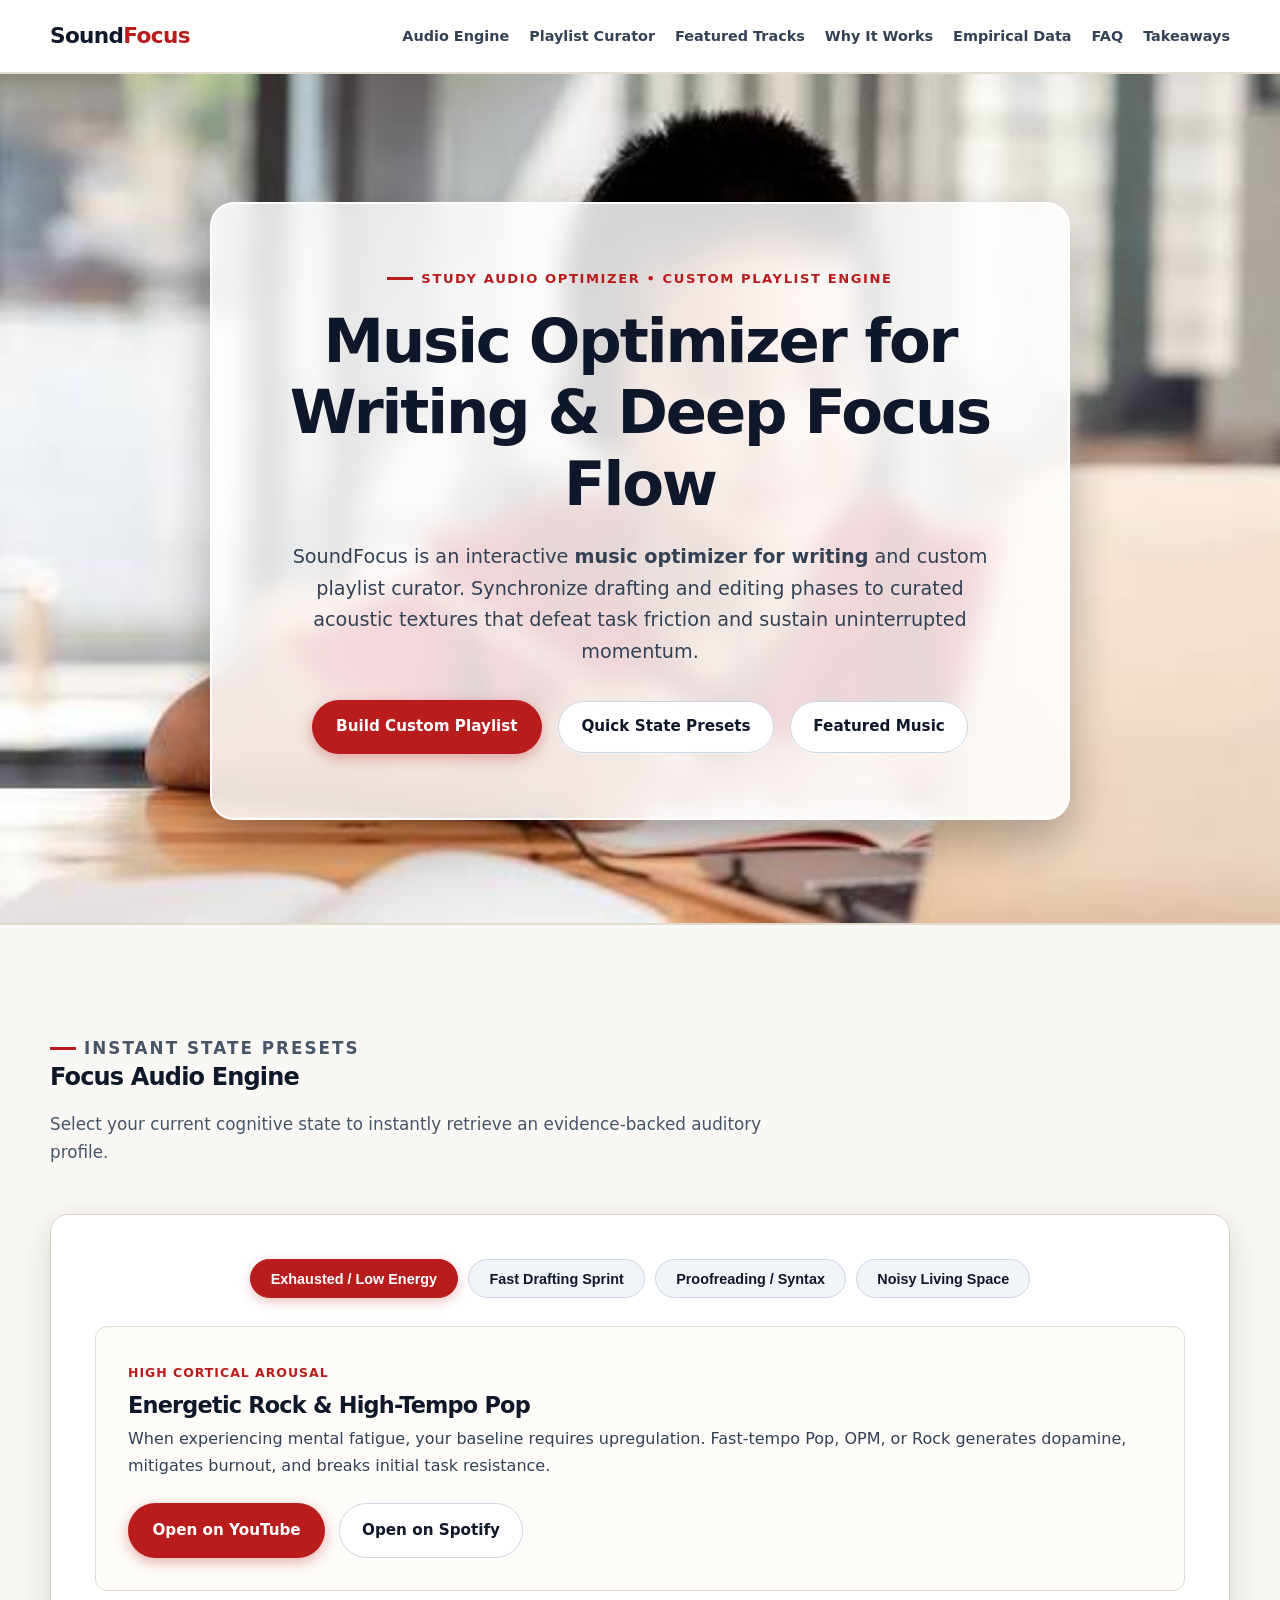
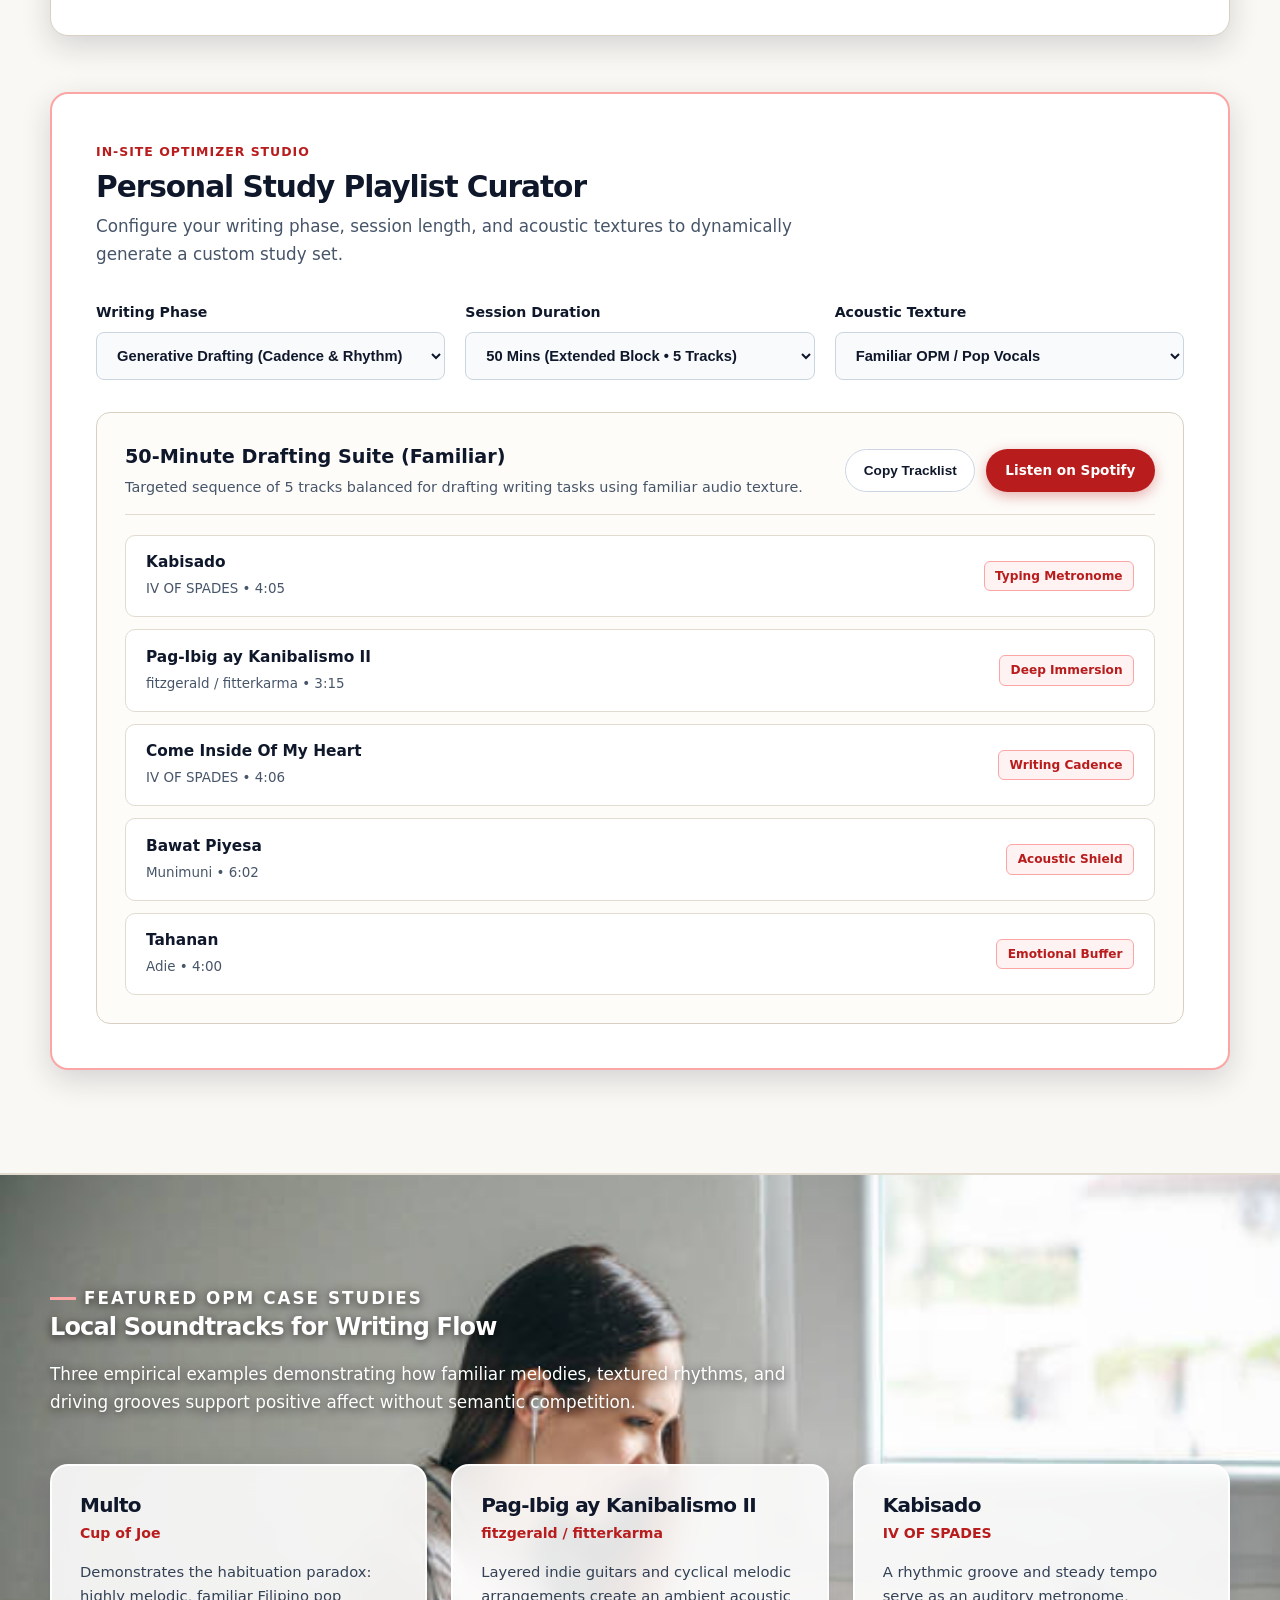
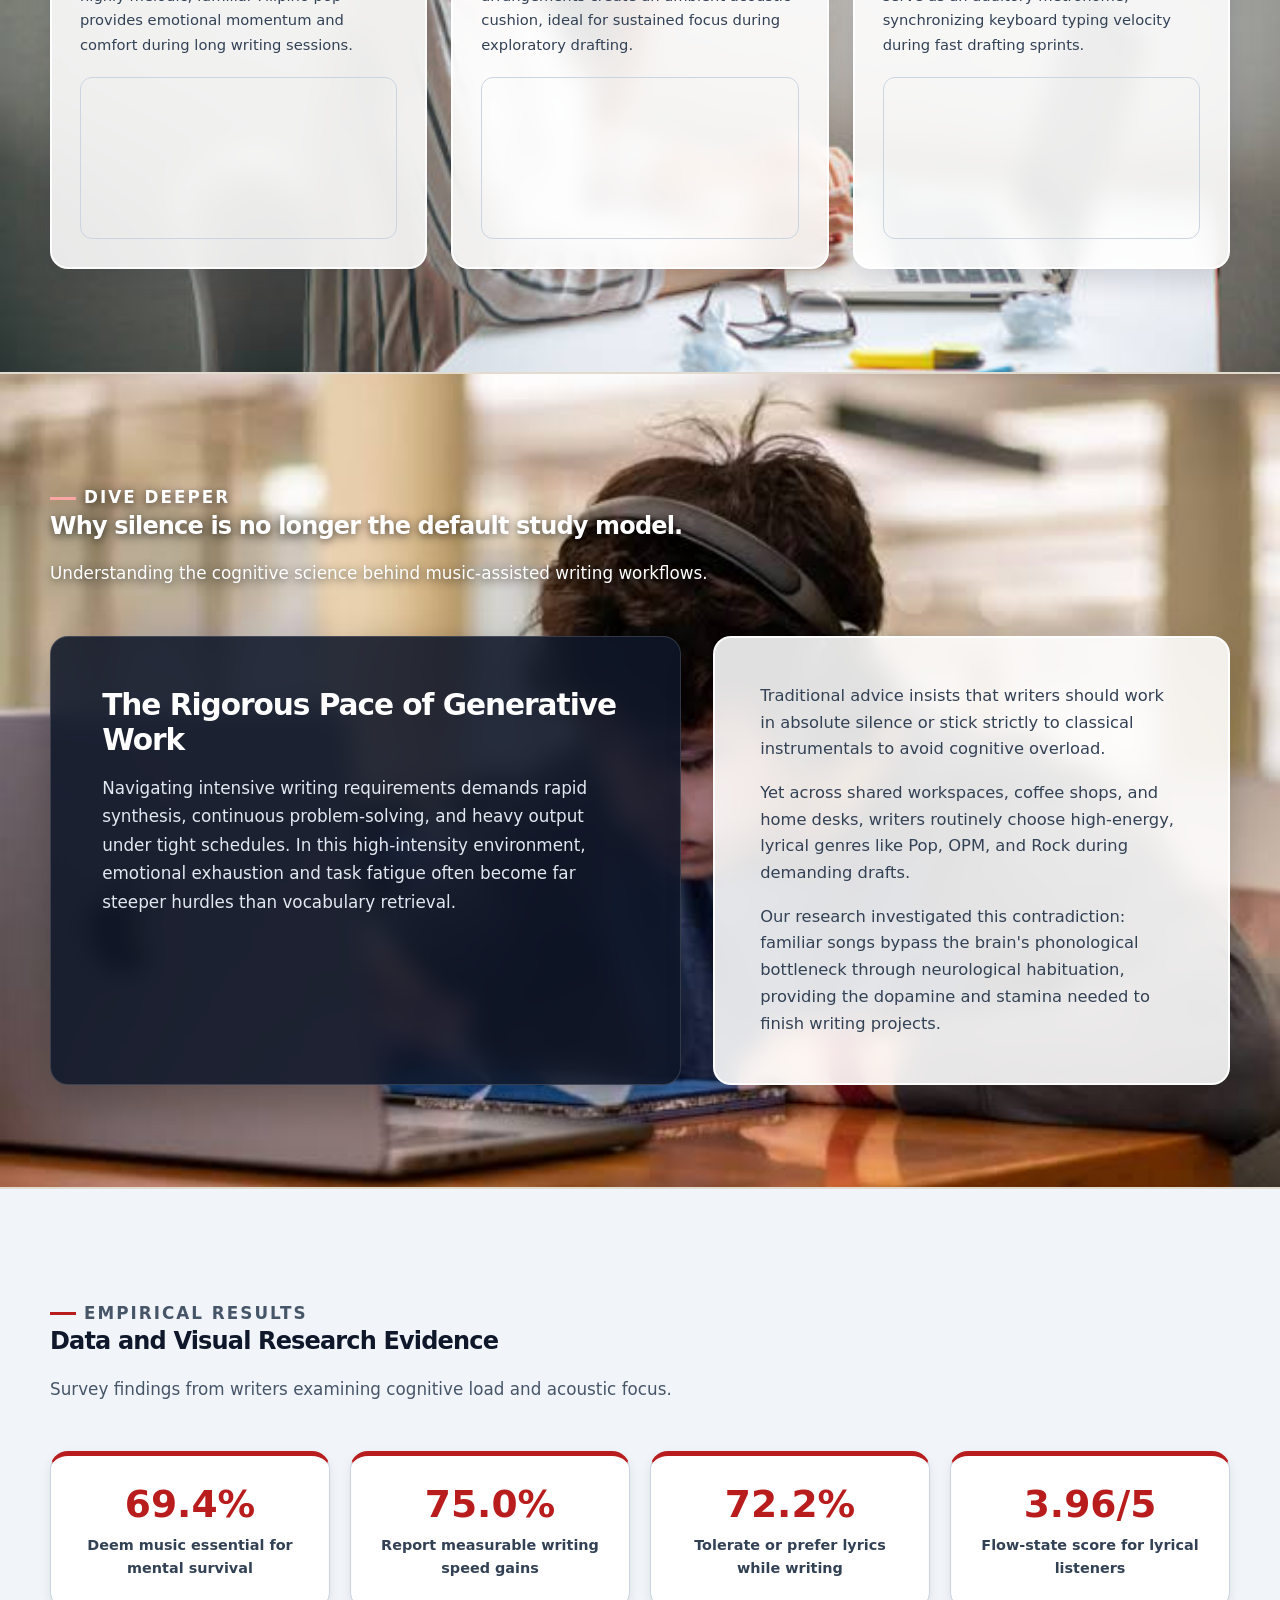
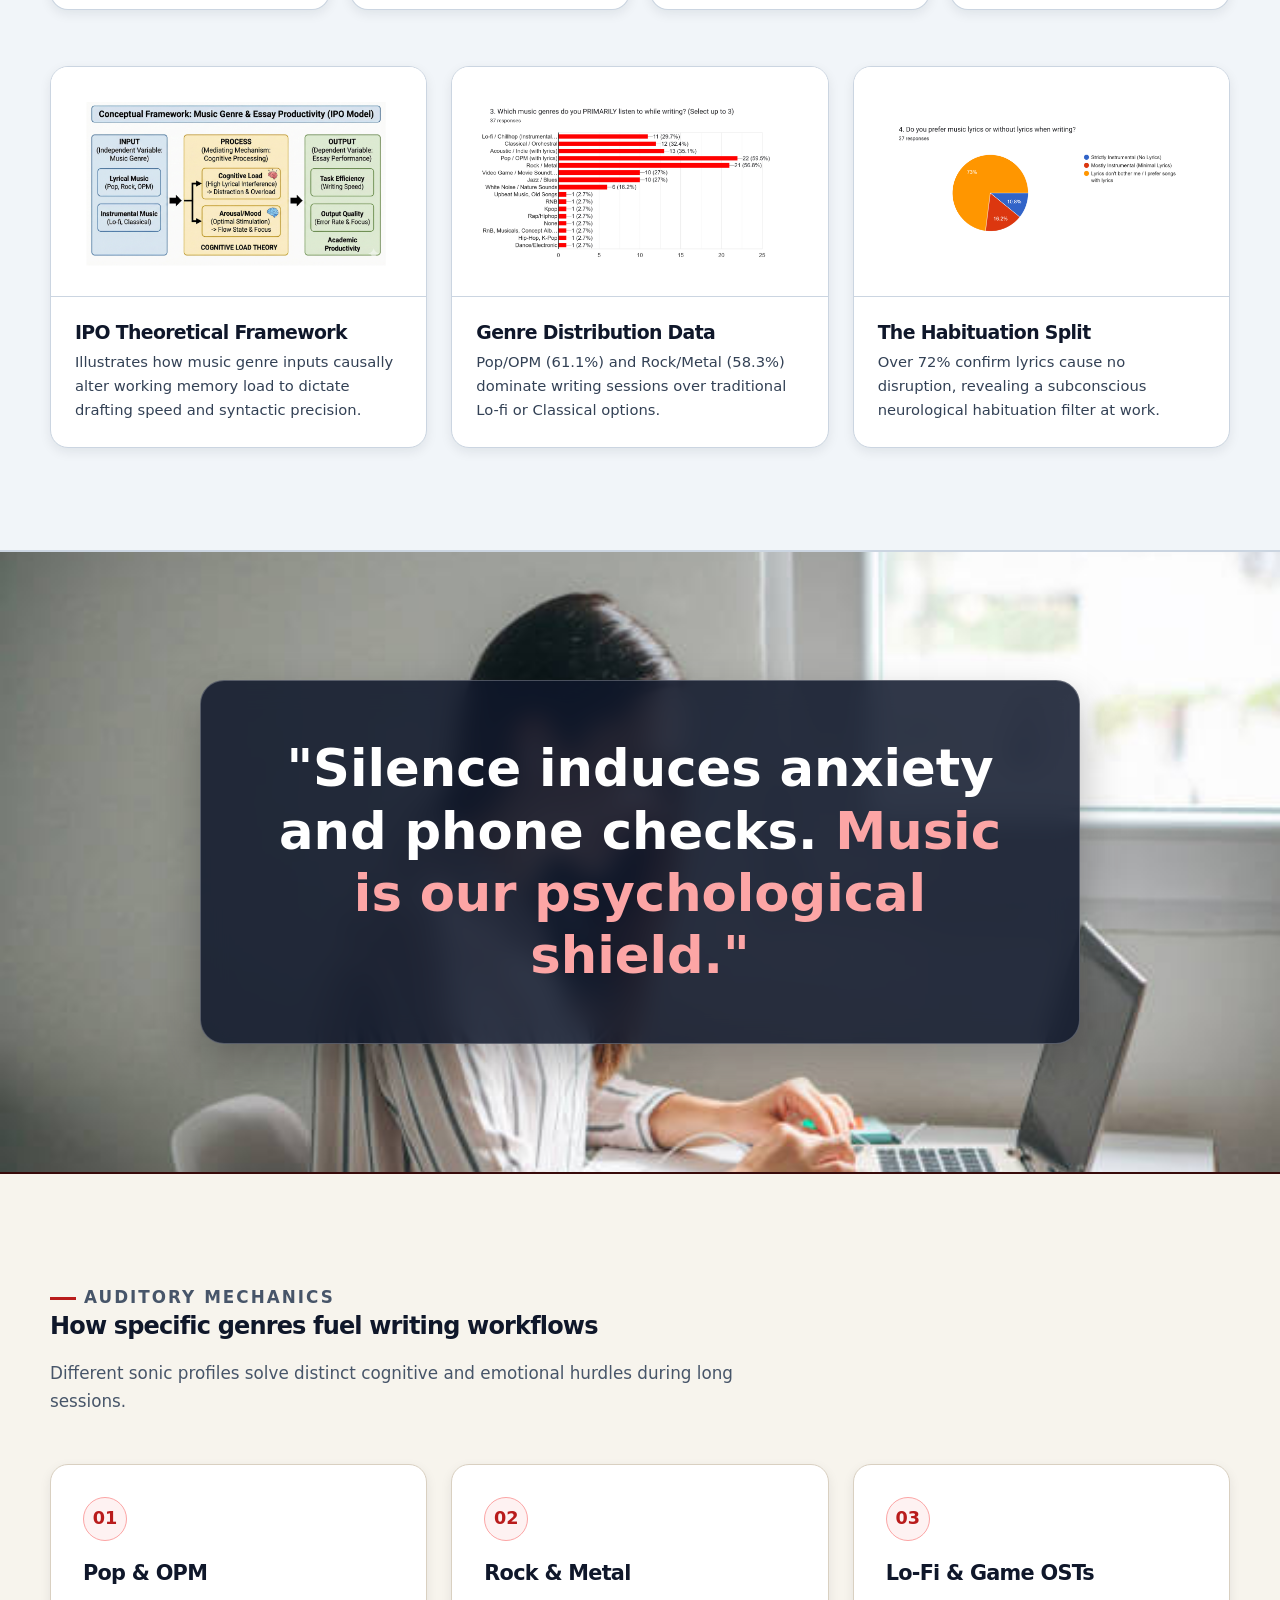
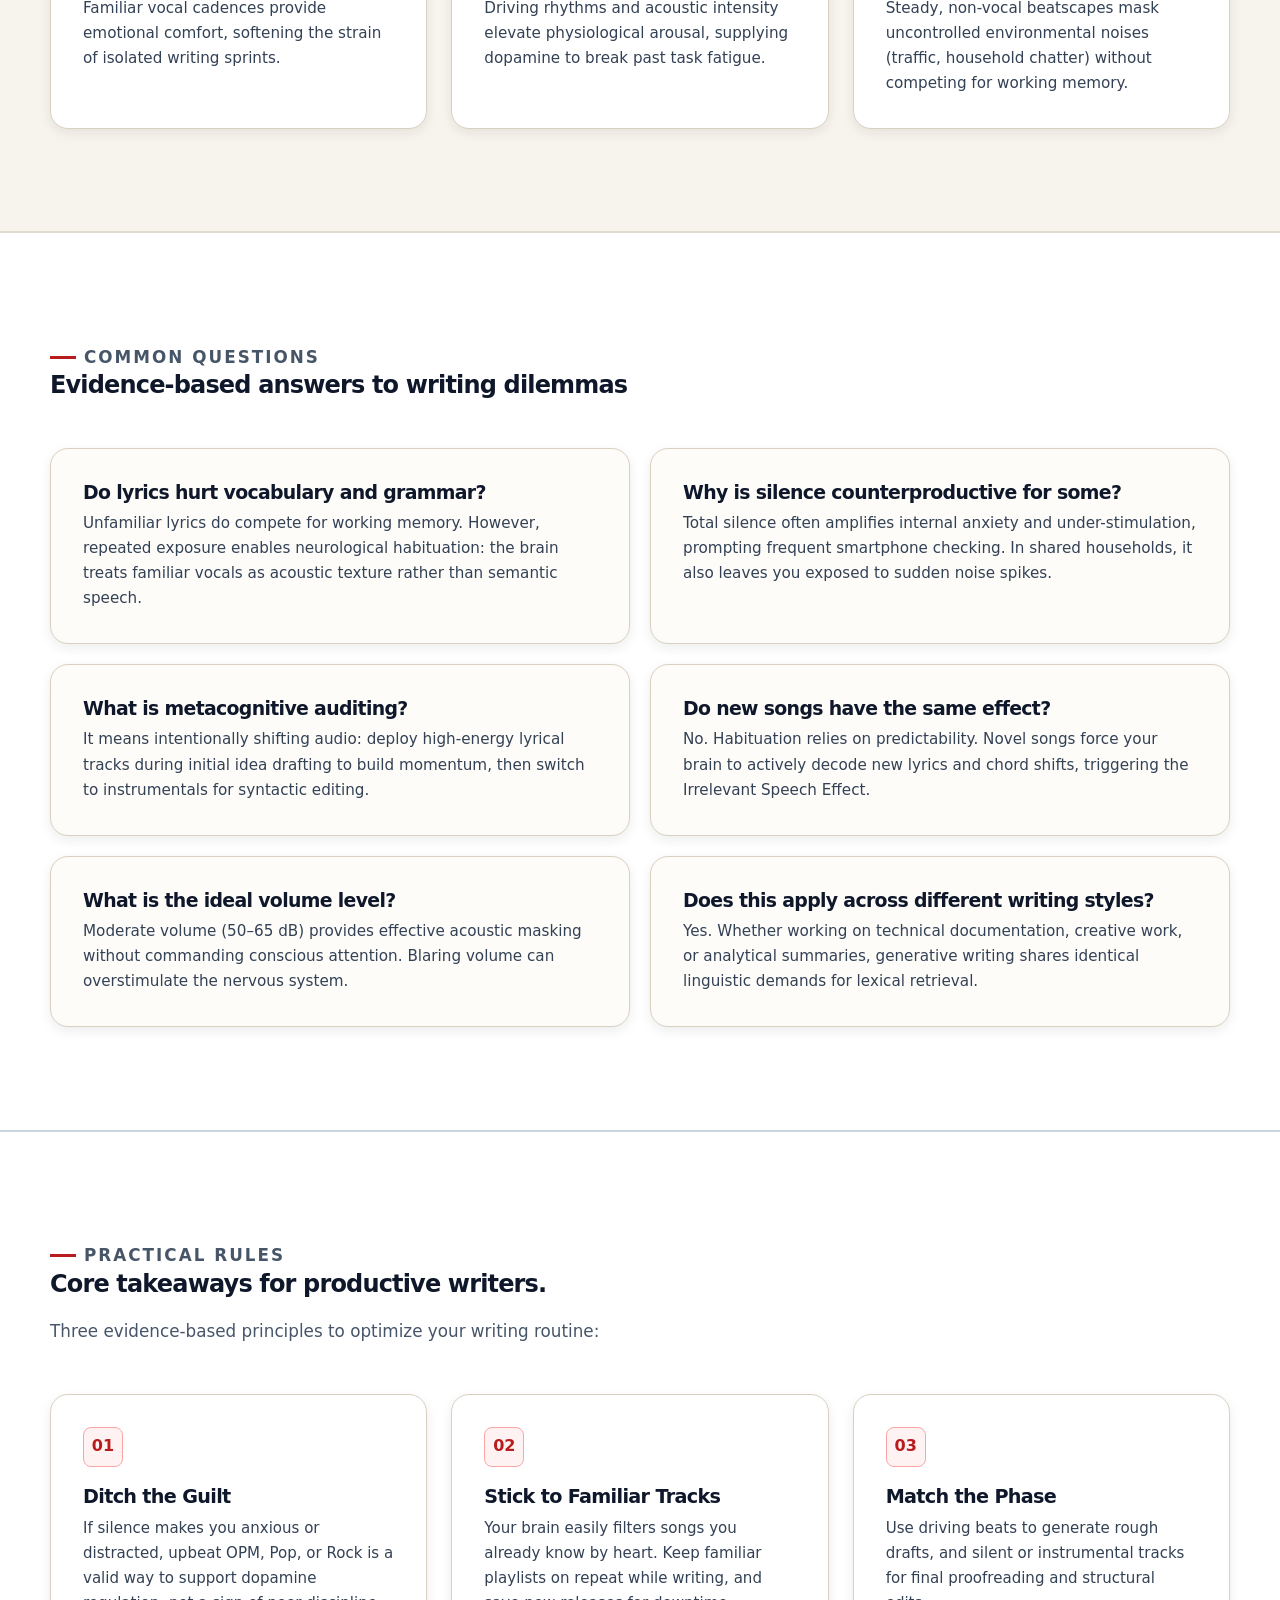
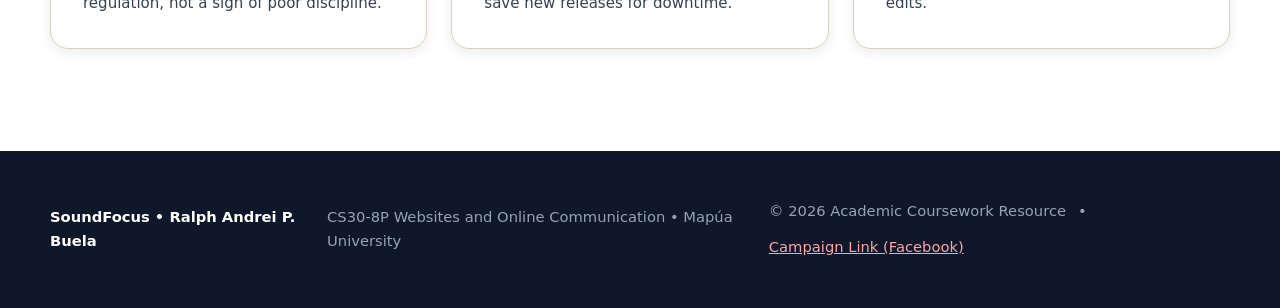
<file: index.html>
<!DOCTYPE html>
<html lang="en">
<head>
    <meta charset="UTF-8">
    <meta name="viewport" content="width=device-width, initial-scale=1.0">
    
    <!-- Primary SEO Metadata -->
    <title>Music Optimizer for Writing & Focus Flow | SoundFocus</title>
    <meta name="description" content="Discover an intuitive music optimizer for writing. Match drafting and editing phases to curated acoustic textures to beat fatigue. Build your writing set now.">
    <meta name="keywords" content="music optimizer for writing, study playlist curator, focus music, writing flow, acoustic ergonomics, cognitive load, writing productivity">
    <meta name="author" content="Ralph Andrei P. Buela">
    <meta name="robots" content="index, follow, max-image-preview:large, max-snippet:-1">
    <link rel="canonical" href="https://andreibuela.github.io/CS30-Web-Andrei/">

    <!-- External Stylesheet -->
    <link rel="stylesheet" href="template.css">

    <!-- Open Graph / Facebook -->
    <meta property="og:type" content="website">
    <meta property="og:url" content="https://andreibuela.github.io/CS30-Web-Andrei/">
    <meta property="og:title" content="Music Optimizer for Writing & Focus Flow | SoundFocus">
    <meta property="og:description" content="Match drafting and editing phases to curated acoustic textures to defeat task friction. Build your personalized focus set now.">
    <meta property="og:image" content="assets/hero-bg.jpg">

    <!-- Twitter Cards -->
    <meta name="twitter:card" content="summary_large_image">
    <meta name="twitter:title" content="Music Optimizer for Writing & Focus Flow | SoundFocus">
    <meta name="twitter:description" content="Match drafting and editing phases to curated acoustic textures to defeat task friction. Build your personalized focus set now.">
    <meta name="twitter:image" content="assets/hero-bg.jpg">

    <!-- Structured Data (JSON-LD Schema) -->
    <script type="application/ld+json">
    {
      "@context": "https://schema.org",
      "@type": "WebApplication",
      "name": "SoundFocus",
      "applicationCategory": "ProductivityApplication",
      "operatingSystem": "All",
      "description": "An interactive study audio and focus music optimizer designed to curate acoustic tracks for generative writing workflows.",
      "author": {
        "@type": "Person",
        "name": "Ralph Andrei P. Buela"
      },
      "offers": {
        "@type": "Offer",
        "price": "0",
        "priceCurrency": "USD"
      }
    }
    </script>

    <!-- Google Analytics (gtag.js) -->
    <script async src="https://www.googletagmanager.com/gtag/js?id=G-9ZL88PVJR2"></script>
    <script>
      window.dataLayer = window.dataLayer || [];
      function gtag(){dataLayer.push(arguments);}
      gtag('js', new Date());
      gtag('config', 'G-9ZL88PVJR2');
    </script>
</head>

<body>
    <a class="skip-link" href="#main-content">Skip to main content</a>

    <!-- Top Navigation Header -->
    <header class="site-header">
        <div class="container nav">
            <a class="brand" href="#">
                Sound<span>Focus</span>
            </a>
            <nav aria-label="Primary navigation">
                <ul class="nav-list">
                    <li><a href="#optimizer">Audio Engine</a></li>
                    <li><a href="#curator">Playlist Curator</a></li>
                    <li><a href="#tracks">Featured Tracks</a></li>
                    <li><a href="#dive-deeper">Why It Works</a></li>
                    <li><a href="#evidence">Empirical Data</a></li>
                    <li><a href="#faq">FAQ</a></li>
                    <li><a href="#takeaways">Takeaways</a></li>
                </ul>
            </nav>
        </div>
    </header>

    <main id="main-content">
        <!-- =====================================================
             1. HERO SECTION (CENTERED & UNFILTERED RAW VIDEO)
        ====================================================== -->
        <section class="hero" aria-labelledby="hero-title">
            <video class="video-bg" autoplay muted loop playsinline preload="auto" poster="./assets/hero-bg.jpg">
                <source src="./assets/hero-bg-video.mp4" type="video/mp4">
            </video>
            <div class="container">
                <div class="hero-glass-box">
                    <p class="eyebrow">Study Audio Optimizer • Custom Playlist Engine</p>
                    <h1 id="hero-title">
                        Music Optimizer for Writing & Deep Focus Flow
                    </h1>
                    <p class="hero-copy">
                        SoundFocus is an interactive <strong>music optimizer for writing</strong> and custom playlist curator. Synchronize drafting and editing phases to curated acoustic textures that defeat task friction and sustain uninterrupted momentum.
                    </p>
                    <div class="hero-actions">
                        <a class="button button-primary" href="#curator">
                            Build Custom Playlist
                        </a>
                        <a class="button button-secondary" href="#optimizer">
                            Quick State Presets
                        </a>
                        <a class="button button-secondary" href="#tracks">
                            Featured Music
                        </a>
                    </div>
                </div>
            </div>
        </section>

        <!-- =====================================================
             2. PRIMARY SUITE: AUDIO ENGINE & CURATOR (HERO-BG IMAGE)
        ====================================================== -->
        <section class="section section-optimizer" id="optimizer" aria-labelledby="optimizer-title">
            <div class="container">
                
                <!-- Quick Focus Preset Switcher (Widget 1) -->
                <div class="section-heading text-center-heading">
                    <p class="eyebrow">Instant State Presets</p>
                    <h2 id="optimizer-title">Focus Audio Engine</h2>
                    <p>
                        Select your current cognitive state to instantly retrieve an evidence-backed auditory profile.
                    </p>
                </div>

                <div class="configurator-wrap">
                    <div class="config-tabs" role="tablist">
                        <button class="config-btn active" onclick="setProfile('burnout', this)">Exhausted / Low Energy</button>
                        <button class="config-btn" onclick="setProfile('drafting', this)">Fast Drafting Sprint</button>
                        <button class="config-btn" onclick="setProfile('editing', this)">Proofreading / Syntax</button>
                        <button class="config-btn" onclick="setProfile('ambient', this)">Noisy Living Space</button>
                    </div>

                    <div class="config-box">
                        <span class="config-tag" id="cfg-tag">High Cortical Arousal</span>
                        <h3 id="cfg-title">Energetic Rock & High-Tempo Pop</h3>
                        <p id="cfg-desc">
                            When experiencing mental fatigue, your baseline requires upregulation. Fast-tempo Pop, OPM, or Rock generates dopamine, mitigates burnout, and breaks initial task resistance.
                        </p>
                        <div class="config-actions">
                            <a class="button button-primary" id="cfg-yt" href="https://www.youtube.com/results?search_query=opm+rock+study+playlist" target="_blank" rel="noopener noreferrer">
                                Open on YouTube
                            </a>
                            <a class="button button-secondary" id="cfg-sp" href="https://open.spotify.com/search/opm%20rock%20high%20energy" target="_blank" rel="noopener noreferrer">
                                Open on Spotify
                            </a>
                        </div>
                    </div>
                </div>

                <!-- Custom In-Site Playlist Curator (Widget 2) -->
                <div class="curator-widget" id="curator">
                    <div class="section-heading" style="margin-bottom: 2rem;">
                        <span class="config-tag">In-Site Optimizer Studio</span>
                        <h2 style="font-size: 1.85rem; margin-bottom: 0.5rem;">Personal Study Playlist Curator</h2>
                        <p>Configure your writing phase, session length, and acoustic textures to dynamically generate a custom study set.</p>
                    </div>

                    <form class="curator-form-grid" id="curator-form" onsubmit="generateCustomPlaylist(event)">
                        <div class="curator-field">
                            <label for="workload-phase">Writing Phase</label>
                            <select id="workload-phase">
                                <option value="ideation">Brainstorming & Outline (High Arousal)</option>
                                <option value="drafting" selected>Generative Drafting (Cadence & Rhythm)</option>
                                <option value="revising">Proofreading & Syntax (Minimal Load)</option>
                            </select>
                        </div>

                        <div class="curator-field">
                            <label for="session-duration">Session Duration</label>
                            <select id="session-duration">
                                <option value="25">25 Mins (Pomodoro Sprint • 3 Tracks)</option>
                                <option value="50" selected>50 Mins (Extended Block • 5 Tracks)</option>
                                <option value="90">90 Mins (Endurance Marathon • 8 Tracks)</option>
                            </select>
                        </div>

                        <div class="curator-field">
                            <label for="vocal-preference">Acoustic Texture</label>
                            <select id="vocal-preference">
                                <option value="familiar" selected>Familiar OPM / Pop Vocals</option>
                                <option value="instrumental">Pure Instrumental / Zero Vocals</option>
                                <option value="hybrid">Dynamic Hybrid (Rhythmic Beats)</option>
                            </select>
                        </div>
                    </form>

                    <div class="curator-results" aria-live="polite">
                        <div class="curator-header">
                            <div>
                                <strong id="curator-plan-name" style="font-size: 1.2rem; color: var(--ink);">50-Minute Drafting Flow Set</strong>
                                <p id="curator-plan-desc" style="font-size: 0.9rem; color: var(--muted); margin: 0.25rem 0 0;">
                                    Cadence-matched tracks to sustain writing speed and keep the phonological loop habituated.
                                </p>
                            </div>
                            <div style="display: flex; gap: 0.65rem; flex-wrap: wrap;">
                                <button type="button" class="button button-secondary" onclick="copyPlaylistToClipboard()" style="min-height: 40px; padding: 0.5rem 1.1rem; font-size: 0.85rem;">
                                    Copy Tracklist
                                </button>
                                <a id="curator-export-spotify" class="button button-primary" href="https://open.spotify.com/search/upbeat%20opm" target="_blank" rel="noopener noreferrer" style="min-height: 40px; padding: 0.5rem 1.1rem; font-size: 0.85rem;">
                                    Listen on Spotify
                                </a>
                            </div>
                        </div>

                        <ul class="playlist-track-list" id="curator-track-list">
                            <!-- Populated dynamically across Phase + Duration + Texture -->
                        </ul>
                    </div>
                </div>

            </div>
        </section>

        <!-- =====================================================
             3. FEATURED OPM TRACKS (UNFILTERED RAW VIDEO)
        ====================================================== -->
        <section class="section section-track" id="tracks" aria-labelledby="tracks-title">
            <video class="video-bg" autoplay muted loop playsinline preload="auto" poster="./assets/tracks-bg.jpg">
                <source src="./assets/tracks-bg-video.mp4" type="video/mp4">
            </video>
            <div class="container">
                <div class="section-heading">
                    <p class="eyebrow">Featured OPM Case Studies</p>
                    <h2 id="tracks-title">Local Soundtracks for Writing Flow</h2>
                    <p>
                        Three empirical examples demonstrating how familiar melodies, textured rhythms, and driving grooves support positive affect without semantic competition.
                    </p>
                </div>

                <div class="tracks-grid-3">
                    <!-- Track 1: Multo -->
                    <article class="track-box">
                        <div class="track-info">
                            <h3>Multo</h3>
                            <div class="artist">Cup of Joe</div>
                            <p>
                                Demonstrates the habituation paradox: highly melodic, familiar Filipino pop provides emotional momentum and comfort during long writing sessions.
                            </p>
                        </div>
                        <div class="spotify-container">
                            <iframe
                                style="border-radius: 12px;"
                                src="https://open.spotify.com/embed/track/5tlb0AxuzsMWL2GtEppXGX?utm_source=generator&theme=0"
                                width="100%"
                                height="152"
                                frameBorder="0"
                                allowfullscreen=""
                                allow="autoplay; clipboard-write; encrypted-media; fullscreen; picture-in-picture"
                                loading="lazy"
                                title="Cup of Joe - Multo Spotify Player">
                            </iframe>
                        </div>
                    </article>

                    <!-- Track 2: Pag-Ibig ay Kanibalismo II -->
                    <article class="track-box">
                        <div class="track-info">
                            <h3>Pag-Ibig ay Kanibalismo II</h3>
                            <div class="artist">fitzgerald / fitterkarma</div>
                            <p>
                                Layered indie guitars and cyclical melodic arrangements create an ambient acoustic cushion, ideal for sustained focus during exploratory drafting.
                            </p>
                        </div>
                        <div class="spotify-container">
                            <iframe
                                style="border-radius: 12px;"
                                src="https://open.spotify.com/embed/track/1I44TjvgnOjZTxaGs0E44W?utm_source=generator&theme=0"
                                width="100%"
                                height="152"
                                frameBorder="0"
                                allowfullscreen=""
                                allow="autoplay; clipboard-write; encrypted-media; fullscreen; picture-in-picture"
                                loading="lazy"
                                title="Pag-Ibig ay Kanibalismo II Spotify Player">
                            </iframe>
                        </div>
                    </article>

                    <!-- Track 3: Kabisado -->
                    <article class="track-box">
                        <div class="track-info">
                            <h3>Kabisado</h3>
                            <div class="artist">IV OF SPADES</div>
                            <p>
                                A rhythmic groove and steady tempo serve as an auditory metronome, synchronizing keyboard typing velocity during fast drafting sprints.
                            </p>
                        </div>
                        <div class="spotify-container">
                            <iframe
                                style="border-radius: 12px;"
                                src="https://open.spotify.com/embed/track/4z928BtE4j1bjhcX9RU44M?utm_source=generator&theme=0"
                                width="100%"
                                height="152"
                                frameBorder="0"
                                allowfullscreen=""
                                allow="autoplay; clipboard-write; encrypted-media; fullscreen; picture-in-picture"
                                loading="lazy"
                                title="IV OF SPADES - Kabisado Spotify Player">
                            </iframe>
                        </div>
                    </article>
                </div>
            </div>
        </section>

        <!-- =====================================================
             4. DIVE DEEPER: WHY IT WORKS (UNFILTERED RAW VIDEO)
        ====================================================== -->
        <section class="section section-background" id="dive-deeper" aria-labelledby="deep-title">
            <video class="video-bg" autoplay muted loop playsinline preload="auto" poster="./assets/deep-bg.jpg">
                <source src="./assets/deep-dive-video.mp4" type="video/mp4">
            </video>
            <div class="container">
                <div class="section-heading">
                    <p class="eyebrow">Dive Deeper</p>
                    <h2 id="deep-title">Why silence is no longer the default study model.</h2>
                    <p>
                        Understanding the cognitive science behind music-assisted writing workflows.
                    </p>
                </div>
                <div class="intro-grid">
                    <div class="statement">
                        <h2>The Rigorous Pace of Generative Work</h2>
                        <p>
                            Navigating intensive writing requirements demands rapid synthesis, continuous problem-solving, and heavy output under tight schedules. In this high-intensity environment, emotional exhaustion and task fatigue often become far steeper hurdles than vocabulary retrieval.
                        </p>
                    </div>
                    <div class="intro-text">
                        <p>
                            Traditional advice insists that writers should work in absolute silence or stick strictly to classical instrumentals to avoid cognitive overload.
                        </p>
                        <p>
                            Yet across shared workspaces, coffee shops, and home desks, writers routinely choose high-energy, lyrical genres like Pop, OPM, and Rock during demanding drafts.
                        </p>
                        <p>
                            Our research investigated this contradiction: familiar songs bypass the brain's phonological bottleneck through neurological habituation, providing the dopamine and stamina needed to finish writing projects.
                        </p>
                    </div>
                </div>
            </div>
        </section>

        <!-- =====================================================
             5. EMPIRICAL DATA & RESEARCH VISUALS (deep-bg.jpg)
        ====================================================== -->
        <section class="section section-evidence" id="evidence" aria-labelledby="evidence-title">
            <div class="container">
                <div class="section-heading">
                    <p class="eyebrow">Empirical Results</p>
                    <h2 id="evidence-title">Data and Visual Research Evidence</h2>
                    <p>
                        Survey findings from writers examining cognitive load and acoustic focus.
                    </p>
                </div>

                <!-- 4-Column Stat Metric Row -->
                <div class="metrics-row">
                    <article class="metric-card">
                        <div class="metric-value">69.4%</div>
                        <p>Deem music essential for mental survival</p>
                    </article>
                    <article class="metric-card">
                        <div class="metric-value">75.0%</div>
                        <p>Report measurable writing speed gains</p>
                    </article>
                    <article class="metric-card">
                        <div class="metric-value">72.2%</div>
                        <p>Tolerate or prefer lyrics while writing</p>
                    </article>
                    <article class="metric-card">
                        <div class="metric-value">3.96/5</div>
                        <p>Flow-state score for lyrical listeners</p>
                    </article>
                </div>

                <!-- 3-Column Diagram Grid -->
                <div class="visuals-grid">
                    <article class="visual-card">
                        <img
                            src="assets/conceptual-framework.png"
                            alt="IPO Conceptual Framework diagram illustrating music genre input and writing output."
                            loading="lazy"
                        >
                        <div class="visual-content">
                            <h3>IPO Theoretical Framework</h3>
                            <p>Illustrates how music genre inputs causally alter working memory load to dictate drafting speed and syntactic precision.</p>
                        </div>
                    </article>

                    <article class="visual-card">
                        <img
                            src="assets/genre-distribution.png"
                            alt="Bar chart showing frequency of preferred music genres."
                            loading="lazy"
                        >
                        <div class="visual-content">
                            <h3>Genre Distribution Data</h3>
                            <p>Pop/OPM (61.1%) and Rock/Metal (58.3%) dominate writing sessions over traditional Lo-fi or Classical options.</p>
                        </div>
                    </article>

                    <article class="visual-card">
                        <img
                            src="assets/flow-habituation.png"
                            alt="Pie chart illustrating the preference for lyrics versus instrumentals."
                            loading="lazy"
                        >
                        <div class="visual-content">
                            <h3>The Habituation Split</h3>
                            <p>Over 72% confirm lyrics cause no disruption, revealing a subconscious neurological habituation filter at work.</p>
                        </div>
                    </article>
                </div>
            </div>
        </section>

        <!-- =====================================================
             6. STATEMENT BANNER (quote-bg.jpg)
        ====================================================== -->
        <section class="quote-section" aria-label="Key finding">
            <div class="container">
                <div class="quote-glass-box">
                    <blockquote>
                        <p>
                            "Silence induces anxiety and phone checks. <span>Music is our psychological shield."</span>
                        </p>
                    </blockquote>
                </div>
            </div>
        </section>

        <!-- =====================================================
             7. AUDITORY GENRE MECHANICS (tracks-bg.jpg)
        ====================================================== -->
        <section class="section section-genres" id="genres" aria-labelledby="genres-title">
            <div class="container">
                <div class="section-heading">
                    <p class="eyebrow">Auditory Mechanics</p>
                    <h2 id="genres-title">How specific genres fuel writing workflows</h2>
                    <p>
                        Different sonic profiles solve distinct cognitive and emotional hurdles during long sessions.
                    </p>
                </div>
                <div class="journey-grid">
                    <article class="journey-card">
                        <span class="journey-number">01</span>
                        <h3>Pop & OPM</h3>
                        <p>
                            Familiar vocal cadences provide emotional comfort, softening the strain of isolated writing sprints.
                        </p>
                    </article>
                    <article class="journey-card">
                        <span class="journey-number">02</span>
                        <h3>Rock & Metal</h3>
                        <p>
                            Driving rhythms and acoustic intensity elevate physiological arousal, supplying dopamine to break past task fatigue.
                        </p>
                    </article>
                    <article class="journey-card">
                        <span class="journey-number">03</span>
                        <h3>Lo-Fi & Game OSTs</h3>
                        <p>
                            Steady, non-vocal beatscapes mask uncontrolled environmental noises (traffic, household chatter) without competing for working memory.
                        </p>
                    </article>
                </div>
            </div>
        </section>

        <!-- =====================================================
             8. FAQS SECTION (hero-bg.jpg)
        ====================================================== -->
        <section class="section section-faq" id="faq" aria-labelledby="faq-title">
            <div class="container">
                <div class="section-heading">
                    <p class="eyebrow">Common Questions</p>
                    <h2 id="faq-title">Evidence-based answers to writing dilemmas</h2>
                </div>
                <div class="faq-grid">
                    <article class="faq-card">
                        <h3>Do lyrics hurt vocabulary and grammar?</h3>
                        <p>Unfamiliar lyrics do compete for working memory. However, repeated exposure enables neurological habituation: the brain treats familiar vocals as acoustic texture rather than semantic speech.</p>
                    </article>
                    <article class="faq-card">
                        <h3>Why is silence counterproductive for some?</h3>
                        <p>Total silence often amplifies internal anxiety and under-stimulation, prompting frequent smartphone checking. In shared households, it also leaves you exposed to sudden noise spikes.</p>
                    </article>
                    <article class="faq-card">
                        <h3>What is metacognitive auditing?</h3>
                        <p>It means intentionally shifting audio: deploy high-energy lyrical tracks during initial idea drafting to build momentum, then switch to instrumentals for syntactic editing.</p>
                    </article>
                    <article class="faq-card">
                        <h3>Do new songs have the same effect?</h3>
                        <p>No. Habituation relies on predictability. Novel songs force your brain to actively decode new lyrics and chord shifts, triggering the Irrelevant Speech Effect.</p>
                    </article>
                    <article class="faq-card">
                        <h3>What is the ideal volume level?</h3>
                        <p>Moderate volume (50–65 dB) provides effective acoustic masking without commanding conscious attention. Blaring volume can overstimulate the nervous system.</p>
                    </article>
                    <article class="faq-card">
                        <h3>Does this apply across different writing styles?</h3>
                        <p>Yes. Whether working on technical documentation, creative work, or analytical summaries, generative writing shares identical linguistic demands for lexical retrieval.</p>
                    </article>
                </div>
            </div>
        </section>

        <!-- =====================================================
             9. PRACTICAL TAKEAWAYS (deep-bg.jpg)
        ====================================================== -->
        <section class="section section-takeaways" id="takeaways" aria-labelledby="takeaways-title">
            <div class="container">
                <div class="section-heading">
                    <p class="eyebrow">Practical Rules</p>
                    <h2 id="takeaways-title">
                        Core takeaways for productive writers.
                    </h2>
                    <p>
                        Three evidence-based principles to optimize your writing routine:
                    </p>
                </div>
                <div class="takeaways-3-col">
                    <article class="takeaway-block">
                        <span>01</span>
                        <h4>Ditch the Guilt</h4>
                        <p>If silence makes you anxious or distracted, upbeat OPM, Pop, or Rock is a valid way to support dopamine regulation, not a sign of poor discipline.</p>
                    </article>
                    <article class="takeaway-block">
                        <span>02</span>
                        <h4>Stick to Familiar Tracks</h4>
                        <p>Your brain easily filters songs you already know by heart. Keep familiar playlists on repeat while writing, and save new releases for downtime.</p>
                    </article>
                    <article class="takeaway-block">
                        <span>03</span>
                        <h4>Match the Phase</h4>
                        <p>Use driving beats to generate rough drafts, and silent or instrumental tracks for final proofreading and structural edits.</p>
                    </article>
                </div>
            </div>
        </section>
    </main>

    <!-- Footer -->
    <footer>
        <div class="container footer-grid">
            <p><strong>SoundFocus &bull; Ralph Andrei P. Buela</strong></p>
            <p>CS30-8P Websites and Online Communication &bull; Mapúa University</p>
            <p style="display: flex; align-items: center; gap: 0.75rem; flex-wrap: wrap;">
                <span>&copy; 2026 Academic Coursework Resource</span>
                <span>&bull;</span>
                <a id="share-facebook" href="https://andreibuela.github.io/CS30-Web-Andrei/?utm_source=Facebook&utm_medium=social%20media&utm_campaign=promotion&utm_content=try-it-now&utm_term=SoundFocus,%20Personal%20Study%20Playlist%20Curator,%20Focus%20Audio%20Engine" target="_blank" rel="noopener noreferrer" style="color: #fca5a5; text-decoration: underline;">
                    Campaign Link (Facebook)
                </a>
            </p>
        </div>
    </footer>

    <!-- Interactive Logic & GA4 UTM Campaign Engine -->
    <script>
        function ensureVideosPlay() {
            document.querySelectorAll('video').forEach(video => {
                video.muted = true;
                const playPromise = video.play();
                if (playPromise !== undefined) {
                    playPromise.catch(() => {
                        window.addEventListener('click', () => video.play(), { once: true });
                        window.addEventListener('touchstart', () => video.play(), { once: true });
                    });
                }
            });
        }

        // =========================================================
        // GA4 UTM ATTRIBUTION & FACEBOOK CAMPAIGN TRACKER
        // =========================================================
        function trackUtmCampaignEvent() {
            const urlParams = new URLSearchParams(window.location.search);
            const utmSource = urlParams.get('utm_source');
            const utmMedium = urlParams.get('utm_medium');
            const utmCampaign = urlParams.get('utm_campaign');
            const utmContent = urlParams.get('utm_content');
            const utmTerm = urlParams.get('utm_term');

            // If page is opened via the Facebook UTM link
            if (utmSource && utmSource.toLowerCase() === 'facebook') {
                if (typeof gtag === 'function') {
                    gtag('event', 'facebook_campaign_visit', {
                        event_category: 'campaign_traffic',
                        campaign_source: utmSource,
                        campaign_medium: utmMedium || 'social media',
                        campaign_name: utmCampaign || 'promotion',
                        campaign_content: utmContent || 'try-it-now',
                        campaign_term: utmTerm || 'SoundFocus',
                        full_page_url: window.location.href
                    });
                }

                // Fire an engaged conversion upon first user interaction
                const fireEngagedEvent = () => {
                    if (typeof gtag === 'function') {
                        gtag('event', 'facebook_campaign_engaged', {
                            event_category: 'campaign_engagement',
                            campaign_source: utmSource,
                            campaign_name: utmCampaign || 'promotion'
                        });
                    }
                    window.removeEventListener('click', fireEngagedEvent);
                    window.removeEventListener('scroll', fireEngagedEvent);
                };
                window.addEventListener('click', fireEngagedEvent, { passive: true });
                window.addEventListener('scroll', fireEngagedEvent, { passive: true });
            }

            // Click listener for outbound/share campaign link
            const fbShareBtn = document.getElementById('share-facebook');
            if (fbShareBtn) {
                fbShareBtn.addEventListener('click', () => {
                    if (typeof gtag === 'function') {
                        gtag('event', 'facebook_campaign_click', {
                            event_category: 'outbound_campaign',
                            link_url: fbShareBtn.href,
                            campaign_name: 'promotion',
                            campaign_source: 'Facebook'
                        });
                    }
                });
            }
        }

        const profiles = {
            burnout: {
                tag: "High Cortical Arousal",
                title: "Energetic Rock & High-Tempo Pop",
                desc: "When experiencing mental fatigue, your baseline requires upregulation. Fast-tempo Pop, OPM, or Rock generates dopamine, mitigates burnout, and breaks initial task resistance.",
                yt: "https://www.youtube.com/results?search_query=opm+rock+study+playlist",
                sp: "https://open.spotify.com/search/opm%20rock%20high%20energy"
            },
            drafting: {
                tag: "Writing Cadence",
                title: "Cadence & Rhythmic Flow (Pop / OPM)",
                desc: "Upbeat rhythmic songs provide an auditory metronome matching keyboard typing velocity, sustaining a state of deep flow during long drafting sessions.",
                yt: "https://www.youtube.com/results?search_query=upbeat+opm+focus",
                sp: "https://open.spotify.com/search/upbeat%20opm"
            },
            editing: {
                tag: "Minimal Phonological Load",
                title: "Zero-Vocal Instrumental (Lo-Fi & Classical)",
                desc: "Eliminates all external verbal competition while checking citation mechanics, grammar syntax, and logical flow.",
                yt: "https://www.youtube.com/results?search_query=lofi+beats+to+study+to",
                sp: "https://open.spotify.com/search/lofi%20study%20beats"
            },
            ambient: {
                tag: "Noise Masking",
                title: "Acoustic Shielding (Video Game Soundtracks)",
                desc: "Designed to keep listeners engaged without stealing central attention, masking background interruptions in shared households.",
                yt: "https://www.youtube.com/results?search_query=video+game+ambient+study+music",
                sp: "https://open.spotify.com/search/video%20game%20soundtracks%20focus"
            }
        };

        let currentProfileKey = 'burnout';

        function setProfile(key, btn) {
            document.querySelectorAll('.config-btn').forEach(b => b.classList.remove('active'));
            btn.classList.add('active');

            currentProfileKey = key;
            const item = profiles[key];
            const btnLabel = btn.textContent.trim();

            document.getElementById('cfg-tag').textContent = item.tag;
            document.getElementById('cfg-title').textContent = item.title;
            document.getElementById('cfg-desc').textContent = item.desc;
            document.getElementById('cfg-yt').href = item.yt;
            document.getElementById('cfg-sp').href = item.sp;

            if (typeof gtag === 'function') {
                gtag('event', 'widget_state_select', {
                    selected_state: key,
                    button_label: btnLabel,
                    recommended_genre: item.title,
                    event_category: 'audio_engine'
                });
            }
        }

        const multiTrackLibrary = {
            ideation: {
                familiar: [
                    { title: "Multo", artist: "Cup of Joe", duration: "3:48", badge: "Arousal Boost" },
                    { title: "Raining in Manila", artist: "Lola Amour", duration: "4:51", badge: "Dopamine Trigger" },
                    { title: "Paninindigan Kita", artist: "Ben&Ben", duration: "5:12", badge: "Warm Affect" },
                    { title: "Uhaw (Tayong Lahat)", artist: "Dilaw", duration: "4:01", badge: "Task Initiation" },
                    { title: "Ere", artist: "juan karlos", duration: "4:43", badge: "High Intensity" },
                    { title: "Ligaya", artist: "Eraserheads", duration: "4:31", badge: "Nostalgic Comfort" },
                    { title: "Sino", artist: "Unique Salonga", duration: "4:40", badge: "Expansive Flow" },
                    { title: "Antukin", artist: "Rico Blanco", duration: "4:48", badge: "Energy Recovery" }
                ],
                instrumental: [
                    { title: "Daylight Acoustic Guitar", artist: "Sunken Studio", duration: "3:40", badge: "Concept Flow" },
                    { title: "Warm Morning Chords", artist: "Acoustic Manila", duration: "4:12", badge: "Idea Generation" },
                    { title: "Mind Map Piano Sketch", artist: "Cognitive Sound", duration: "3:55", badge: "Neural Activation" },
                    { title: "Golden Hour Resonance", artist: "Ambient Horizon", duration: "4:30", badge: "Creative Horizon" },
                    { title: "Breeze Over Intramuros", artist: "Harbor Strings", duration: "3:25", badge: "Relaxed Focus" },
                    { title: "Open Canvas Prelude", artist: "Focus Lab", duration: "4:05", badge: "Outline Spark" },
                    { title: "Sunlight on Cedar", artist: "Quiet Strings", duration: "3:50", badge: "Gentle Pace" },
                    { title: "Catalyst in D Major", artist: "Modern Chamber", duration: "4:20", badge: "Brainstorm Peak" }
                ],
                hybrid: [
                    { title: "Manila Chillhop Grooves", artist: "Bay Beats", duration: "3:15", badge: "Rhythmic Warmup" },
                    { title: "Lo-Fi Jeepney Transit", artist: "City Pulse", duration: "2:50", badge: "Cadence Setup" },
                    { title: "High-Rise Skyline Beats", artist: "Makati Nights", duration: "3:30", badge: "Dopamine Rhythm" },
                    { title: "Tropical Beat Tapestry", artist: "Island Waves", duration: "3:45", badge: "Endurance Spark" },
                    { title: "Urban Neon Odyssey", artist: "Night Shift", duration: "3:20", badge: "Exploratory Beat" },
                    { title: "Dusk to Dawn Pulse", artist: "Metro Soundscapes", duration: "3:55", badge: "Steady Uplift" },
                    { title: "Coffee & Tape Cassettes", artist: "Analog Manila", duration: "3:10", badge: "Lo-Fi Pacing" },
                    { title: "Sunset Boulevard Rhythm", artist: "Caelum Audio", duration: "4:00", badge: "Creative Momentum" }
                ]
            },
            drafting: {
                familiar: [
                    { title: "Kabisado", artist: "IV OF SPADES", duration: "4:05", badge: "Typing Metronome" },
                    { title: "Pag-Ibig ay Kanibalismo II", artist: "fitzgerald / fitterkarma", duration: "3:15", badge: "Deep Immersion" },
                    { title: "Come Inside Of My Heart", artist: "IV OF SPADES", duration: "4:06", badge: "Writing Cadence" },
                    { title: "Bawat Piyesa", artist: "Munimuni", duration: "6:02", badge: "Acoustic Shield" },
                    { title: "Tahanan", artist: "Adie", duration: "4:00", badge: "Emotional Buffer" },
                    { title: "Leaves", artist: "Ben&Ben", duration: "5:10", badge: "Sustained Velocity" },
                    { title: "Alat", artist: "The Juans", duration: "3:42", badge: "Sprint Energy" },
                    { title: "Higa", artist: "Arthur Nery", duration: "4:05", badge: "Flow Stabilization" }
                ],
                instrumental: [
                    { title: "Video Game Ambient Study Suite", artist: "Quest Audio", duration: "4:20", badge: "Noise Masking" },
                    { title: "80 BPM Lo-Fi Writing Beat", artist: "Draft Lab", duration: "3:35", badge: "Cadence Match" },
                    { title: "Deep Focus Rain & Felt Piano", artist: "Sound Shield", duration: "5:10", badge: "Phonological Shield" },
                    { title: "Modular Synthesizer Pulse", artist: "Analog Focus", duration: "4:15", badge: "Steady Typing" },
                    { title: "Midnight Keyboards in Solitude", artist: "Metro Ambient", duration: "3:50", badge: "Syntax Alignment" },
                    { title: "Calm Waves Acoustic Drift", artist: "Serene Waves", duration: "4:40", badge: "Distraction Barrier" },
                    { title: "Subtle Bass & Drum Cadence", artist: "Rhythm Engine", duration: "3:45", badge: "Velocity Sync" },
                    { title: "The Flow State Continuum", artist: "Neuro Audio", duration: "5:00", badge: "Deep Sprint" }
                ],
                hybrid: [
                    { title: "Habituated Vocal Chops Beat", artist: "Lofi OPM Lab", duration: "3:15", badge: "Vocal Texture" },
                    { title: "Subtle Grooves for Drafting", artist: "City Sounds PH", duration: "3:40", badge: "Steady Rhythm" },
                    { title: "Tape Saturation & Snare Pacing", artist: "Analog Manila", duration: "3:25", badge: "Metronomic Beat" },
                    { title: "Binaural Study Beats 70 BPM", artist: "Focus Lab", duration: "4:10", badge: "Alpha Wave Sync" },
                    { title: "Atmospheric Indie Beat Loop", artist: "Cloud Acoustic", duration: "3:30", badge: "Typing Cadence" },
                    { title: "Pacific Drift Electric Rhodes", artist: "Island Focus", duration: "4:05", badge: "Endurance Drive" },
                    { title: "Resonant Sub & Vinyl Dust", artist: "Late Night Desk", duration: "3:50", badge: "Deep Work Loop" },
                    { title: "Midnight Espresso Tape Loop", artist: "Cafe PH", duration: "3:40", badge: "Frictionless Pace" }
                ]
            },
            revising: {
                familiar: [
                    { title: "Kathang Isip (Acoustic Strip)", artist: "Ben&Ben", duration: "5:15", badge: "Gentle Background" },
                    { title: "Dapithapon", artist: "Johnoy Danao", duration: "4:20", badge: "Soft Familiarity" },
                    { title: "Burnout (Slowed Down)", artist: "Sugarfree", duration: "4:12", badge: "Habituated Pace" },
                    { title: "Sinta", artist: "Rob Deniel", duration: "3:40", badge: "Unobtrusive Cadence" },
                    { title: "Ikaw Lamang", artist: "Silent Sanctuary", duration: "5:05", badge: "Predictable Melody" },
                    { title: "Balang Araw", artist: "I Belong to the Zoo", duration: "4:10", badge: "Calm Attention" },
                    { title: "Bibingka", artist: "Ben&Ben", duration: "3:55", badge: "Gentle Rhythm" },
                    { title: "Pagsamo", artist: "Arthur Nery", duration: "4:45", badge: "Soft Attenuation" }
                ],
                instrumental: [
                    { title: "Zero-Vocal Syntax Piano", artist: "Grammar Flow", duration: "4:10", badge: "Phonological Free" },
                    { title: "Gentle Rain on Library Window", artist: "Acoustic Perimeter", duration: "5:30", badge: "Zero Semantic Load" },
                    { title: "Minimalist String Quartet in C", artist: "Focus Classics", duration: "4:45", badge: "Citation Check" },
                    { title: "Pure Binaural Theta Meditation", artist: "Neuro Wave", duration: "6:00", badge: "Error Detection" },
                    { title: "Soft Felt Piano & Room Tone", artist: "Quiet Desk", duration: "3:50", badge: "Proofreading" },
                    { title: "Dormant Ambient Drone", artist: "Deep Space Focus", duration: "5:15", badge: "Grammar Audit" },
                    { title: "Neutral Acoustic Resonance", artist: "Solo Woodwinds", duration: "4:05", badge: "Clarity Mode" },
                    { title: "Subtle Riverbed Soundscape", artist: "Nature Shield", duration: "4:30", badge: "Lexical Isolation" }
                ],
                hybrid: [
                    { title: "Ambient Lo-Fi Chill Pulse", artist: "Study Beats Int.", duration: "3:20", badge: "Low Interference" },
                    { title: "Muted Rhymes & Soft Rimshots", artist: "Pencil & Paper", duration: "3:10", badge: "Steady Inspection" },
                    { title: "Subdued Vinyl Textures", artist: "Desk Dust", duration: "4:00", badge: "Soft Rhythm" },
                    { title: "Warm Tape Hiss & Muted Keys", artist: "Nocturne Studio", duration: "3:45", badge: "Careful Reading" },
                    { title: "Low-Pass Filtered Rhodes", artist: "Lofi Study Lab", duration: "3:30", badge: "Cognitive Neutral" },
                    { title: "Mellow Dusk Beat Sequence", artist: "Quiet Beatmaker", duration: "3:50", badge: "Line-by-Line Mode" },
                    { title: "Late Night Review Metronome", artist: "Sync Lab", duration: "4:15", badge: "Pacing Guard" },
                    { title: "Gentle Tick & Ambient Bass", artist: "Final Draft Beats", duration: "3:40", badge: "Final Polish" }
                ]
            }
        };

        function generateCustomPlaylist(e) {
            if (e) e.preventDefault();

            const phase = document.getElementById('workload-phase').value;
            const duration = document.getElementById('session-duration').value;
            const texture = document.getElementById('vocal-preference').value;

            const trackCountMap = { "25": 3, "50": 5, "90": 8 };
            const trackCount = trackCountMap[duration] || 5;

            const pool = multiTrackLibrary[phase][texture] || multiTrackLibrary['drafting']['familiar'];
            const selectedTracks = pool.slice(0, trackCount);

            const trackListEl = document.getElementById('curator-track-list');
            trackListEl.innerHTML = '';

            const phaseLabel = phase.charAt(0).toUpperCase() + phase.slice(1);
            const textureLabel = texture.charAt(0).toUpperCase() + texture.slice(1);

            document.getElementById('curator-plan-name').textContent = `${duration}-Minute ${phaseLabel} Suite (${textureLabel})`;
            document.getElementById('curator-plan-desc').textContent = `Targeted sequence of ${trackCount} tracks balanced for ${phase} writing tasks using ${texture} audio texture.`;
            document.getElementById('curator-export-spotify').href = `https://open.spotify.com/search/${encodeURIComponent(phase + ' ' + texture + ' focus music')}`;

            selectedTracks.forEach(track => {
                const li = document.createElement('li');
                li.className = 'playlist-track-item';
                li.innerHTML = `
                    <div class="track-details">
                        <strong>${track.title}</strong>
                        <span>${track.artist} &bull; ${track.duration}</span>
                    </div>
                    <span class="track-badge">${track.badge}</span>
                `;
                trackListEl.appendChild(li);
            });

            if (typeof gtag === 'function') {
                gtag('event', 'curator_custom_generate', {
                    event_category: 'curator_widget',
                    phase_selected: phase,
                    duration_selected: duration,
                    texture_selected: texture,
                    tracks_loaded: trackCount
                });
            }
        }

        function copyPlaylistToClipboard() {
            const tracks = Array.from(document.querySelectorAll('.playlist-track-item'))
                .map(item => item.querySelector('.track-details').innerText.replace('\n', ' - '))
                .join('\n');

            navigator.clipboard.writeText(tracks).then(() => {
                alert('Curated tracklist copied to clipboard!');
                if (typeof gtag === 'function') {
                    gtag('event', 'curator_clipboard_copy', {
                        event_category: 'curator_widget'
                    });
                }
            });
        }

        document.addEventListener('DOMContentLoaded', () => {
            ensureVideosPlay();
            trackUtmCampaignEvent();
            generateCustomPlaylist();

            ['workload-phase', 'session-duration', 'vocal-preference'].forEach(id => {
                document.getElementById(id).addEventListener('change', () => generateCustomPlaylist());
            });

            const ytBtn = document.getElementById('cfg-yt');
            const spBtn = document.getElementById('cfg-sp');

            if (spBtn) {
                spBtn.addEventListener('click', () => {
                    if (typeof gtag === 'function') {
                        gtag('event', 'widget_spotify_click', {
                            event_category: 'audio_engine_outbound',
                            active_state: currentProfileKey,
                            destination_url: spBtn.href
                        });
                    }
                });
            }

            if (ytBtn) {
                ytBtn.addEventListener('click', () => {
                    if (typeof gtag === 'function') {
                        gtag('event', 'widget_youtube_click', {
                            event_category: 'audio_engine_outbound',
                            active_state: currentProfileKey,
                            destination_url: ytBtn.href
                        });
                    }
                });
            }

            document.querySelectorAll('.hero-actions a').forEach(cta => {
                cta.addEventListener('click', () => {
                    if (typeof gtag === 'function') {
                        gtag('event', 'hero_cta_click', {
                            cta_text: cta.textContent.trim(),
                            cta_target: cta.getAttribute('href')
                        });
                    }
                });
            });

            document.querySelectorAll('.nav-list a').forEach(navItem => {
                navItem.addEventListener('click', () => {
                    if (typeof gtag === 'function') {
                        gtag('event', 'nav_link_click', {
                            section_target: navItem.getAttribute('href'),
                            menu_label: navItem.textContent.trim()
                        });
                    }
                });
            });
        });
    </script>
</body>
</html>
</file>
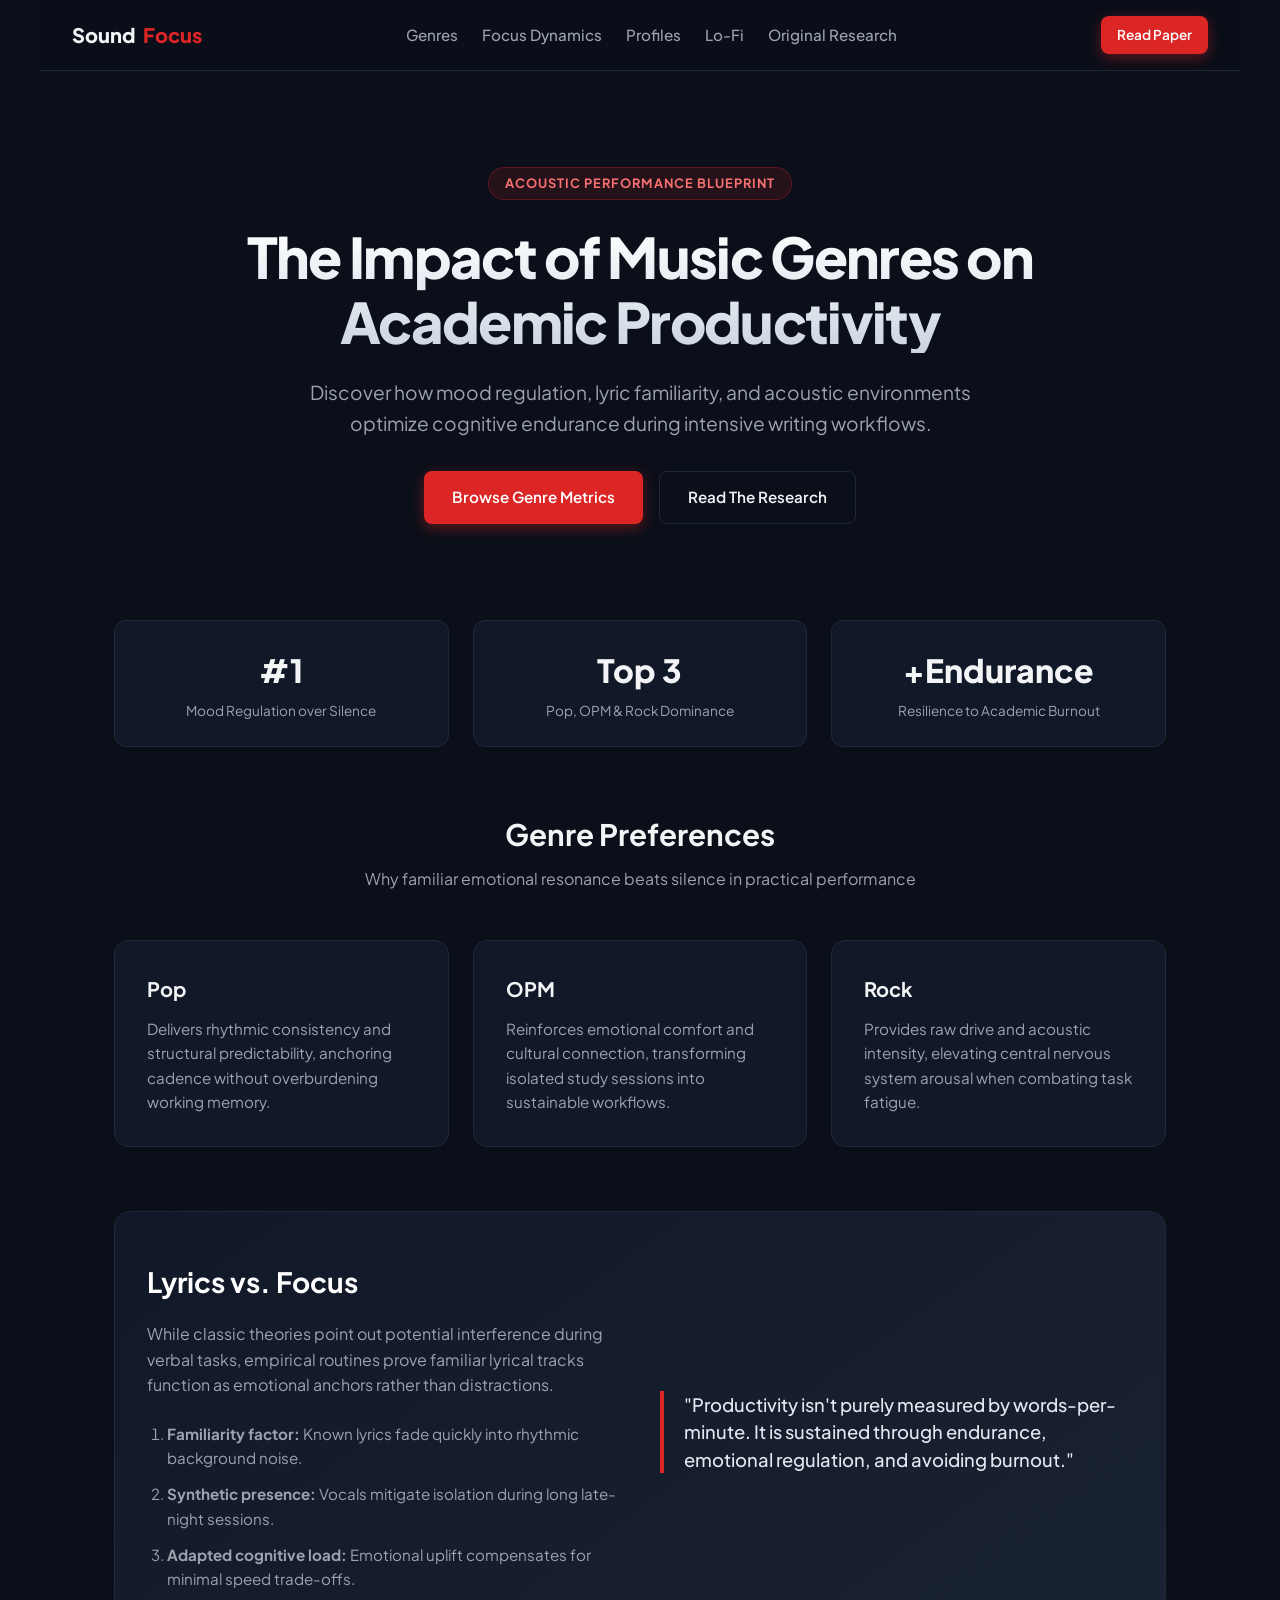
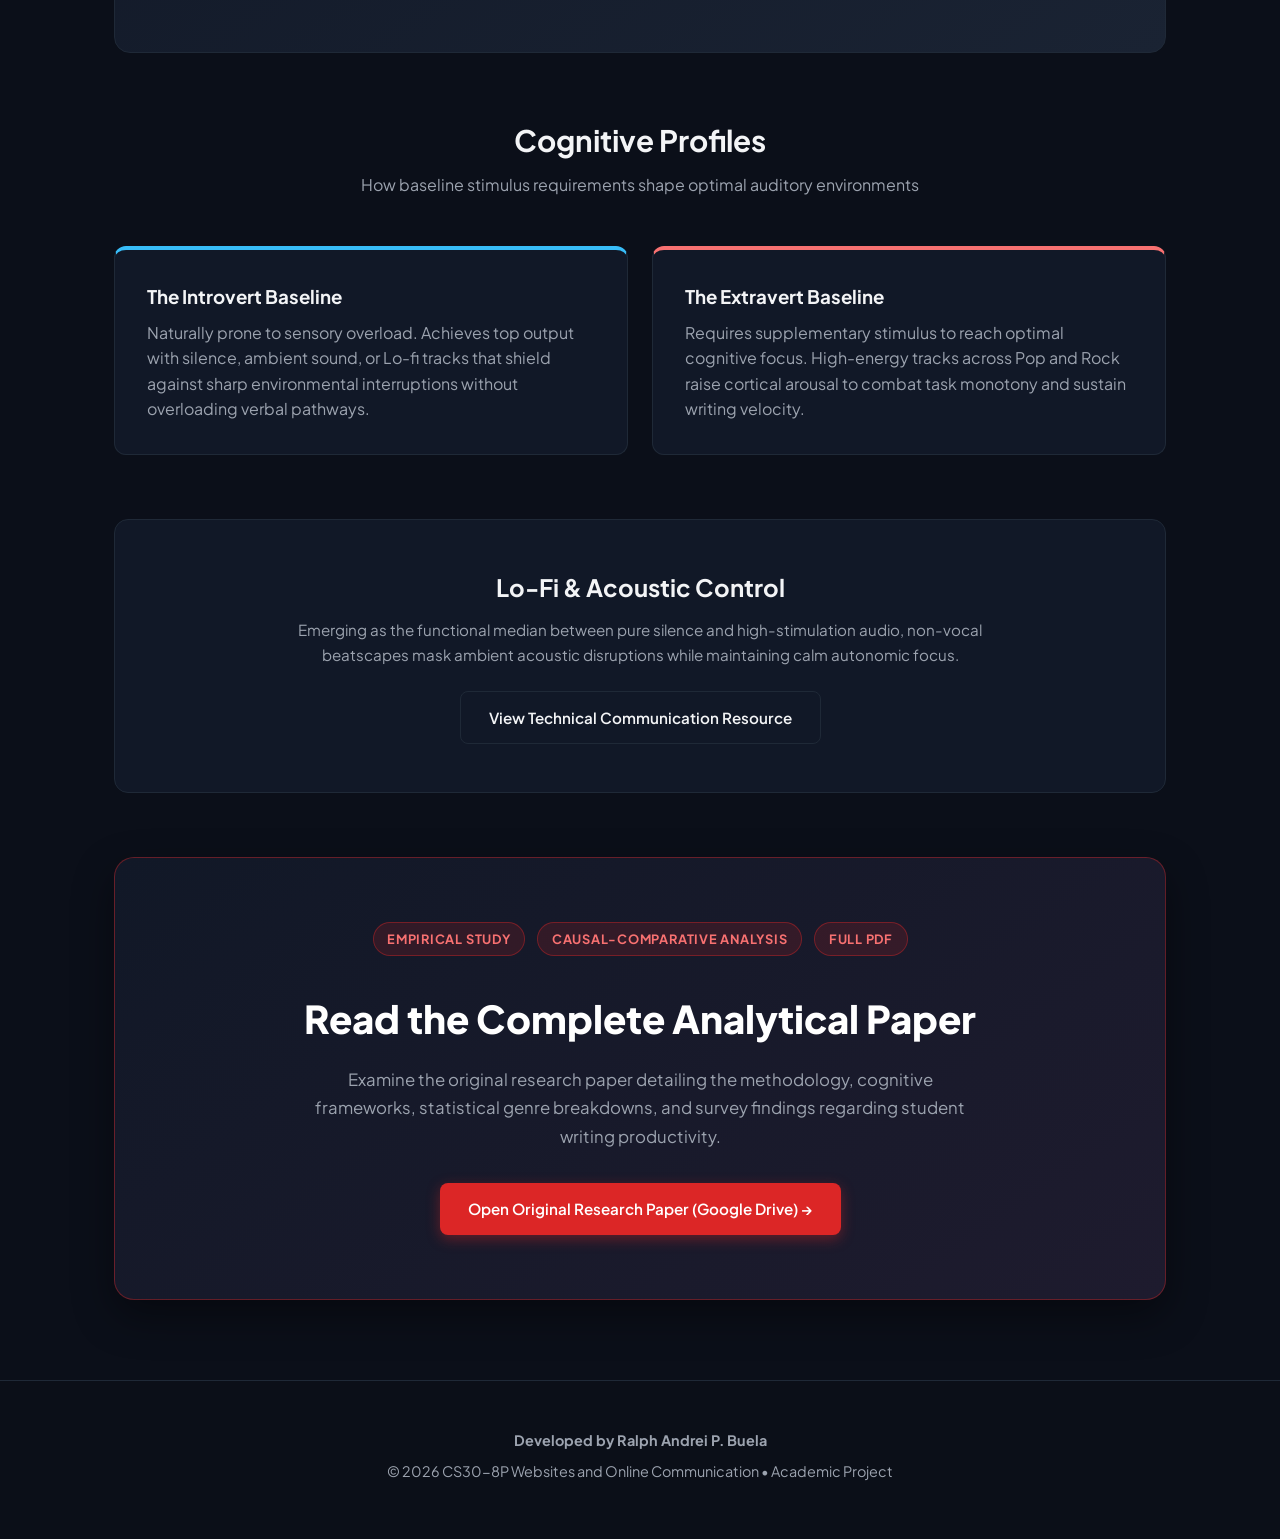
<file: index-landing-page-basic-css.html>
<!DOCTYPE html>
<html lang="en">
<head>
  <meta charset="UTF-8">
  <meta name="viewport" content="width=device-width, initial-scale=1.0">
  <title>SoundFocus — Optimize Productivity Through Music</title>
  <link rel="preconnect" href="https://fonts.googleapis.com">
  <link rel="preconnect" href="https://fonts.gstatic.com" crossorigin>
  <link href="https://fonts.googleapis.com/css2?family=Plus+Jakarta+Sans:wght@400;500;600;700;800&display=swap" rel="stylesheet">
  <style>
    :root {
      --bg: #0b0f19;
      --surface: #111827;
      --surface-border: #1f2937;
      --primary: #dc2626;
      --primary-hover: #b91c1c;
      --text: #f3f4f6;
      --text-muted: #9ca3af;
      --accent: #f87171;
    }

    * {
      box-sizing: border-box;
      margin: 0;
      padding: 0;
    }

    body {
      font-family: 'Plus Jakarta Sans', system-ui, sans-serif;
      background-color: var(--bg);
      color: var(--text);
      line-height: 1.6;
      scroll-behavior: smooth;
    }

    /* Navigation */
    nav {
      position: sticky;
      top: 0;
      z-index: 100;
      backdrop-filter: blur(12px);
      background-color: rgba(11, 15, 25, 0.85);
      border-bottom: 1px solid var(--surface-border);
      display: flex;
      justify-content: space-between;
      align-items: center;
      padding: 1rem 2rem;
      max-width: 1200px;
      margin: 0 auto;
    }

    .brand {
      font-weight: 800;
      font-size: 1.25rem;
      color: var(--text);
      text-decoration: none;
      display: flex;
      align-items: center;
      gap: 0.5rem;
    }

    .brand span {
      color: var(--primary);
    }

    .nav-links {
      display: flex;
      gap: 1.5rem;
      list-style: none;
    }

    .nav-links a {
      color: var(--text-muted);
      text-decoration: none;
      font-size: 0.95rem;
      font-weight: 500;
      transition: color 0.2s;
    }

    .nav-links a:hover {
      color: var(--text);
    }

    /* Hero Section */
    .hero {
      text-align: center;
      padding: 6rem 1.5rem 4rem;
      max-width: 900px;
      margin: 0 auto;
    }

    .hero-tag {
      display: inline-block;
      font-size: 0.8rem;
      font-weight: 700;
      text-transform: uppercase;
      letter-spacing: 0.08em;
      color: var(--accent);
      background-color: rgba(220, 38, 38, 0.12);
      border: 1px solid rgba(220, 38, 38, 0.3);
      padding: 0.35rem 1rem;
      border-radius: 9999px;
      margin-bottom: 1.5rem;
    }

    h1 {
      font-size: clamp(2.2rem, 5vw, 3.5rem);
      font-weight: 800;
      line-height: 1.15;
      letter-spacing: -0.03em;
      margin-bottom: 1.5rem;
      background: linear-gradient(180deg, #ffffff 0%, #cbd5e1 100%);
      -webkit-background-clip: text;
      -webkit-text-fill-color: transparent;
    }

    .hero p {
      font-size: 1.2rem;
      color: var(--text-muted);
      max-width: 680px;
      margin: 0 auto 2rem;
    }

    .cta-group {
      display: flex;
      justify-content: center;
      gap: 1rem;
      flex-wrap: wrap;
    }

    .btn {
      display: inline-flex;
      align-items: center;
      justify-content: center;
      padding: 0.85rem 1.75rem;
      border-radius: 8px;
      font-weight: 600;
      font-size: 0.95rem;
      text-decoration: none;
      transition: all 0.2s ease;
      cursor: pointer;
    }

    .btn-primary {
      background-color: var(--primary);
      color: #fff;
      border: none;
      box-shadow: 0 4px 14px rgba(220, 38, 38, 0.4);
    }

    .btn-primary:hover {
      background-color: var(--primary-hover);
      transform: translateY(-1px);
    }

    .btn-outline {
      border: 1px solid var(--surface-border);
      background-color: transparent;
      color: var(--text);
    }

    .btn-outline:hover {
      background-color: var(--surface);
      border-color: #374151;
    }

    /* Metrics Banner */
    .metrics {
      display: grid;
      grid-template-columns: repeat(auto-fit, minmax(200px, 1fr));
      gap: 1.5rem;
      max-width: 1100px;
      margin: 2rem auto 4rem;
      padding: 0 1.5rem;
    }

    .metric-card {
      background-color: var(--surface);
      border: 1px solid var(--surface-border);
      border-radius: 12px;
      padding: 1.5rem;
      text-align: center;
    }

    .metric-val {
      font-size: 2rem;
      font-weight: 800;
      color: var(--text);
    }

    .metric-label {
      font-size: 0.85rem;
      color: var(--text-muted);
      margin-top: 0.25rem;
    }

    /* Section Structure */
    .container {
      max-width: 1100px;
      margin: 0 auto;
      padding: 0 1.5rem 5rem;
    }

    .section-title {
      font-size: 1.85rem;
      font-weight: 700;
      text-align: center;
      margin-bottom: 0.5rem;
    }

    .section-subtitle {
      text-align: center;
      color: var(--text-muted);
      margin-bottom: 3rem;
      font-size: 1rem;
    }

    /* Grid Layouts */
    .grid-3 {
      display: grid;
      grid-template-columns: repeat(auto-fit, minmax(300px, 1fr));
      gap: 1.5rem;
      margin-bottom: 4rem;
    }

    .card {
      background-color: var(--surface);
      border: 1px solid var(--surface-border);
      border-radius: 14px;
      padding: 2rem;
      transition: border-color 0.2s, transform 0.2s;
    }

    .card:hover {
      border-color: #374151;
      transform: translateY(-2px);
    }

    .card h3 {
      font-size: 1.25rem;
      font-weight: 700;
      margin-bottom: 0.75rem;
      color: var(--text);
    }

    .card p {
      color: var(--text-muted);
      font-size: 0.95rem;
    }

    /* Focus vs Lyrics Highlight */
    .feature-box {
      background: linear-gradient(145deg, #111827 0%, #1a2333 100%);
      border: 1px solid var(--surface-border);
      border-radius: 16px;
      padding: 3rem 2rem;
      margin-bottom: 4rem;
      display: grid;
      grid-template-columns: 1fr 1fr;
      gap: 2.5rem;
      align-items: center;
    }

    .feature-box ol {
      padding-left: 1.25rem;
      color: var(--text-muted);
    }

    .feature-box li {
      margin-bottom: 0.75rem;
      font-size: 0.95rem;
    }

    blockquote {
      font-size: 1.15rem;
      font-weight: 500;
      line-height: 1.5;
      color: #e2e8f0;
      border-left: 4px solid var(--primary);
      padding-left: 1.25rem;
    }

    /* Personality Persona Cards */
    .persona-split {
      display: grid;
      grid-template-columns: 1fr 1fr;
      gap: 1.5rem;
      margin-bottom: 4rem;
    }

    .persona-card {
      background-color: var(--surface);
      border: 1px solid var(--surface-border);
      border-radius: 12px;
      padding: 2rem;
    }

    .persona-card.introvert {
      border-top: 4px solid #38bdf8;
    }

    .persona-card.extravert {
      border-top: 4px solid #f87171;
    }

    /* Research Document Showcase Section */
    .research-showcase {
      background: linear-gradient(145deg, #111827 0%, #1e1b2e 100%);
      border: 1.5px solid rgba(220, 38, 38, 0.4);
      border-radius: 20px;
      padding: clamp(2.5rem, 5vw, 4rem) 2rem;
      text-align: center;
      box-shadow: 0 16px 40px rgba(0, 0, 0, 0.4);
      margin-top: 4rem;
    }

    .research-showcase h2 {
      font-size: clamp(1.8rem, 4vw, 2.4rem);
      font-weight: 800;
      margin-bottom: 1rem;
      color: #ffffff;
    }

    .research-showcase p {
      max-width: 680px;
      margin: 0 auto 2rem;
      color: var(--text-muted);
      font-size: 1.05rem;
      line-height: 1.7;
    }

    .research-badges {
      display: flex;
      justify-content: center;
      gap: 0.75rem;
      flex-wrap: wrap;
      margin-bottom: 2rem;
    }

    .research-badge {
      font-size: 0.8rem;
      font-weight: 700;
      text-transform: uppercase;
      letter-spacing: 0.06em;
      padding: 0.35rem 0.85rem;
      border-radius: 999px;
      background: rgba(220, 38, 38, 0.15);
      border: 1px solid rgba(220, 38, 38, 0.4);
      color: var(--accent);
    }

    /* Footer */
    footer {
      border-top: 1px solid var(--surface-border);
      padding: 3rem 1.5rem;
      background-color: rgba(11, 15, 25, 0.95);
      text-align: center;
    }

    footer p {
      color: var(--text-muted);
      font-size: 0.9rem;
      margin-bottom: 0.5rem;
    }

    @media (max-width: 768px) {
      .feature-box, .persona-split {
        grid-template-columns: 1fr;
      }
      .nav-links {
        display: none;
      }
    }
  </style>
</head>
<body>

  <!-- Navigation Bar -->
  <nav>
    <a href="#" class="brand">Sound<span>Focus</span></a>
    <ul class="nav-links">
      <li><a href="#genres">Genres</a></li>
      <li><a href="#dynamics">Focus Dynamics</a></li>
      <li><a href="#profiles">Profiles</a></li>
      <li><a href="#soundscapes">Lo-Fi</a></li>
      <li><a href="#research">Original Research</a></li>
    </ul>
    <a href="#research" class="btn btn-primary" style="padding: 0.5rem 1rem; font-size: 0.85rem;">Read Paper</a>
  </nav>

  <!-- Hero Header -->
  <header class="hero">
    <span class="hero-tag">Acoustic Performance Blueprint</span>
    <h1>The Impact of Music Genres on Academic Productivity</h1>
    <p>Discover how mood regulation, lyric familiarity, and acoustic environments optimize cognitive endurance during intensive writing workflows.</p>
    <div class="cta-group">
      <a href="#genres" class="btn btn-primary">Browse Genre Metrics</a>
      <a href="#research" class="btn btn-outline">Read The Research</a>
    </div>
  </header>

  <!-- Key Fast Metrics -->
  <div class="metrics">
    <div class="metric-card">
      <div class="metric-val">#1</div>
      <div class="metric-label">Mood Regulation over Silence</div>
    </div>
    <div class="metric-card">
      <div class="metric-val">Top 3</div>
      <div class="metric-label">Pop, OPM & Rock Dominance</div>
    </div>
    <div class="metric-card">
      <div class="metric-val">+Endurance</div>
      <div class="metric-label">Resilience to Academic Burnout</div>
    </div>
  </div>

  <div class="container">

    <!-- Genres Overview -->
    <div id="genres">
      <h2 class="section-title">Genre Preferences</h2>
      <p class="section-subtitle">Why familiar emotional resonance beats silence in practical performance</p>
      
      <div class="grid-3">
        <div class="card">
          <h3>Pop</h3>
          <p>Delivers rhythmic consistency and structural predictability, anchoring cadence without overburdening working memory.</p>
        </div>
        <div class="card">
          <h3>OPM</h3>
          <p>Reinforces emotional comfort and cultural connection, transforming isolated study sessions into sustainable workflows.</p>
        </div>
        <div class="card">
          <h3>Rock</h3>
          <p>Provides raw drive and acoustic intensity, elevating central nervous system arousal when combating task fatigue.</p>
        </div>
      </div>
    </div>

    <!-- Lyrics vs Focus Feature Highlight -->
    <div class="feature-box" id="dynamics">
      <div>
        <h2 style="font-size: 1.75rem; margin-bottom: 1rem; color: #fff;">Lyrics vs. Focus</h2>
        <p style="color: var(--text-muted); margin-bottom: 1.5rem;">
          While classic theories point out potential interference during verbal tasks, empirical routines prove familiar lyrical tracks function as emotional anchors rather than distractions.
        </p>
        <ol>
          <li><strong>Familiarity factor:</strong> Known lyrics fade quickly into rhythmic background noise.</li>
          <li><strong>Synthetic presence:</strong> Vocals mitigate isolation during long late-night sessions.</li>
          <li><strong>Adapted cognitive load:</strong> Emotional uplift compensates for minimal speed trade-offs.</li>
        </ol>
      </div>
      <div>
        <blockquote>
          "Productivity isn't purely measured by words-per-minute. It is sustained through endurance, emotional regulation, and avoiding burnout."
        </blockquote>
      </div>
    </div>

    <!-- Individual Profiles -->
    <div id="profiles">
      <h2 class="section-title">Cognitive Profiles</h2>
      <p class="section-subtitle">How baseline stimulus requirements shape optimal auditory environments</p>

      <div class="persona-split">
        <div class="persona-card introvert">
          <h3>The Introvert Baseline</h3>
          <p style="margin-top: 0.5rem; color: var(--text-muted);">
            Naturally prone to sensory overload. Achieves top output with silence, ambient sound, or Lo-fi tracks that shield against sharp environmental interruptions without overloading verbal pathways.
          </p>
        </div>
        <div class="persona-card extravert">
          <h3>The Extravert Baseline</h3>
          <p style="margin-top: 0.5rem; color: var(--text-muted);">
            Requires supplementary stimulus to reach optimal cognitive focus. High-energy tracks across Pop and Rock raise cortical arousal to combat task monotony and sustain writing velocity.
          </p>
        </div>
      </div>
    </div>

    <!-- Lo-Fi Section -->
    <div class="card" id="soundscapes" style="text-align: center; padding: 3rem 2rem;">
      <h2 style="font-size: 1.5rem; margin-bottom: 0.75rem;">Lo-Fi & Acoustic Control</h2>
      <p style="max-width: 700px; margin: 0 auto 1.5rem;">
        Emerging as the functional median between pure silence and high-stimulation audio, non-vocal beatscapes mask ambient acoustic disruptions while maintaining calm autonomic focus.
      </p>
      <a href="https://mapua.edu.ph" target="_blank" rel="noopener noreferrer" class="btn btn-outline" style="display: inline-block;">
        View Technical Communication Resource
      </a>
    </div>

    <!-- Dedicated Research Showcase Section -->
    <section class="research-showcase" id="research" aria-labelledby="research-title">
      <div class="research-badges">
        <span class="research-badge">Empirical Study</span>
        <span class="research-badge">Causal-Comparative Analysis</span>
        <span class="research-badge">Full PDF</span>
      </div>
      <h2 id="research-title">Read the Complete Analytical Paper</h2>
      <p>
        Examine the original research paper detailing the methodology, cognitive frameworks, statistical genre breakdowns, and survey findings regarding student writing productivity.
      </p>
      <a
        href="https://drive.google.com/file/d/1ndqJoQ2mMH0mHHL3F79hTd2VjW8Fz0ti/view?usp=drive_link"
        target="_blank"
        rel="noopener noreferrer"
        class="btn btn-primary"
      >
        Open Original Research Paper (Google Drive) &rarr;
      </a>
    </section>

  </div>

  <!-- Footer -->
  <footer>
    <p><strong>Developed by Ralph Andrei P. Buela</strong></p>
    <p>&copy; 2026 CS30-8P Websites and Online Communication &bull; Academic Project</p>
  </footer>

</body>
</html>
</file>
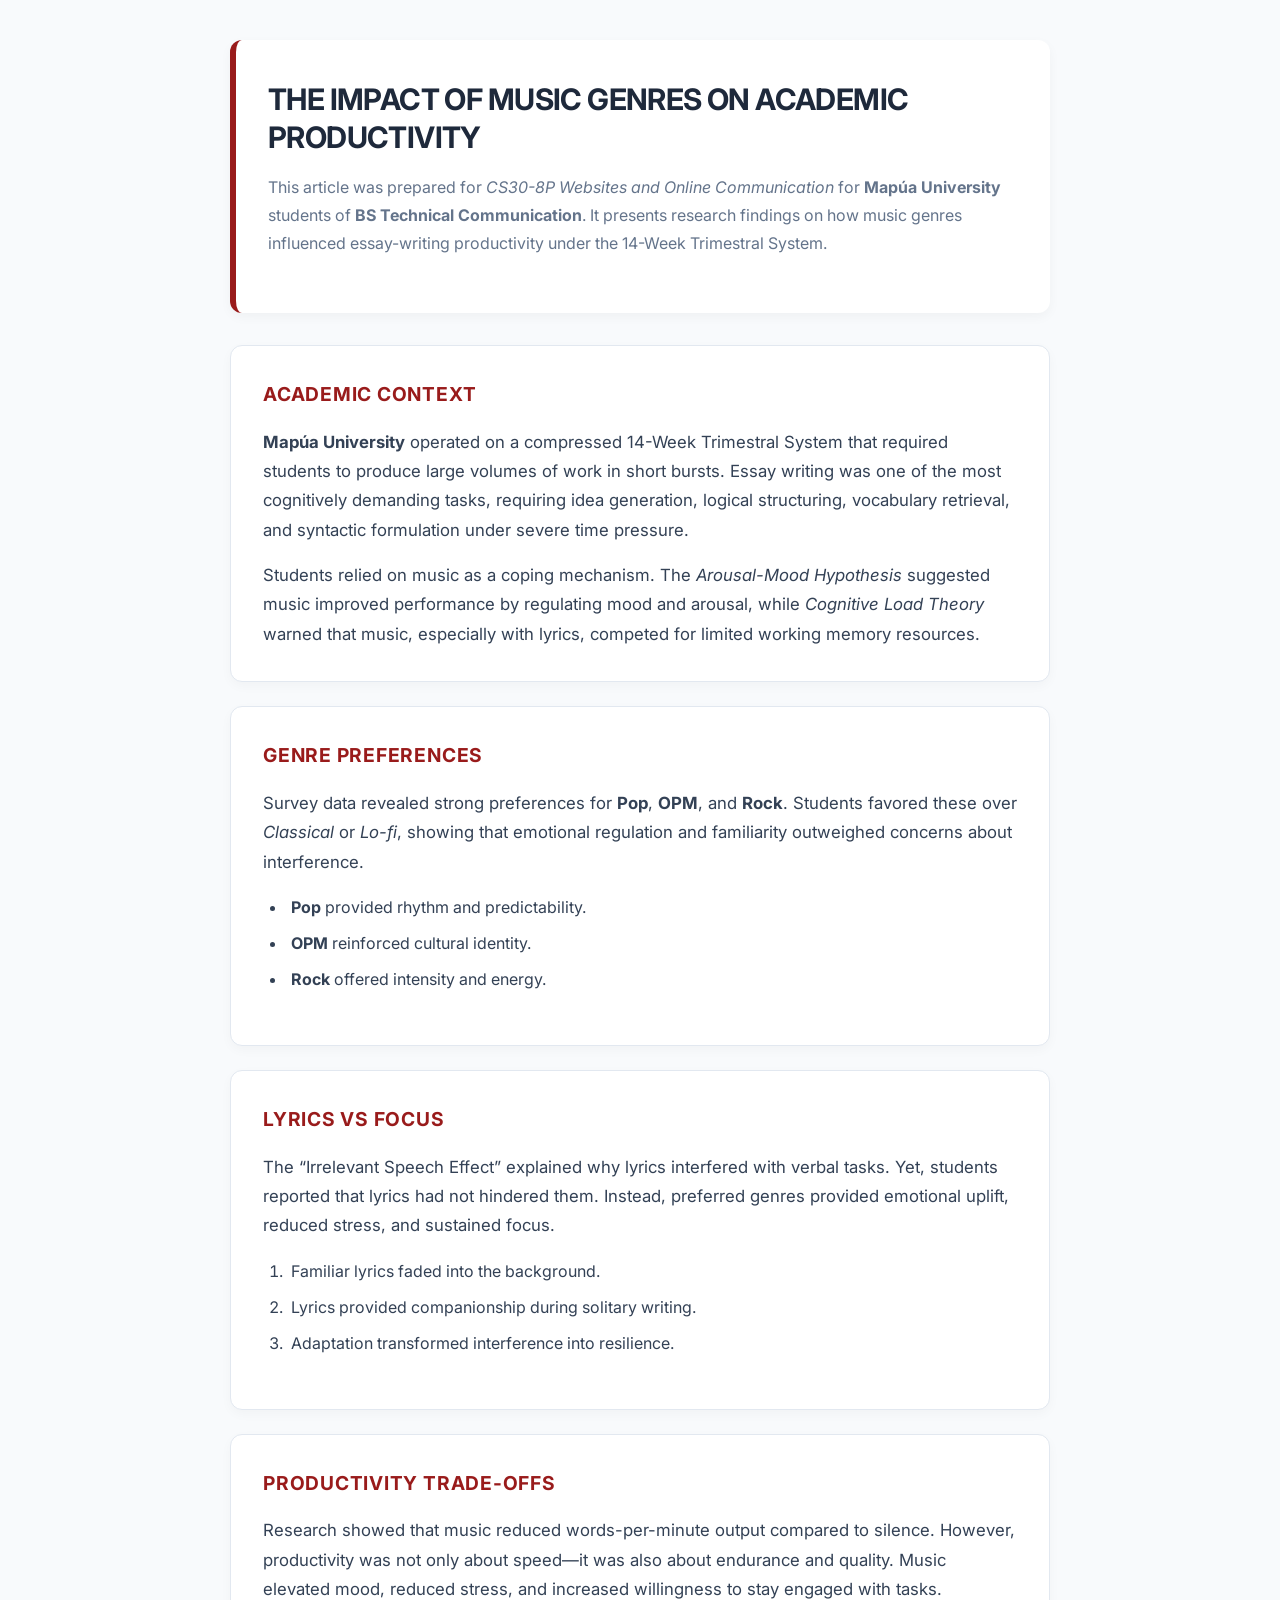
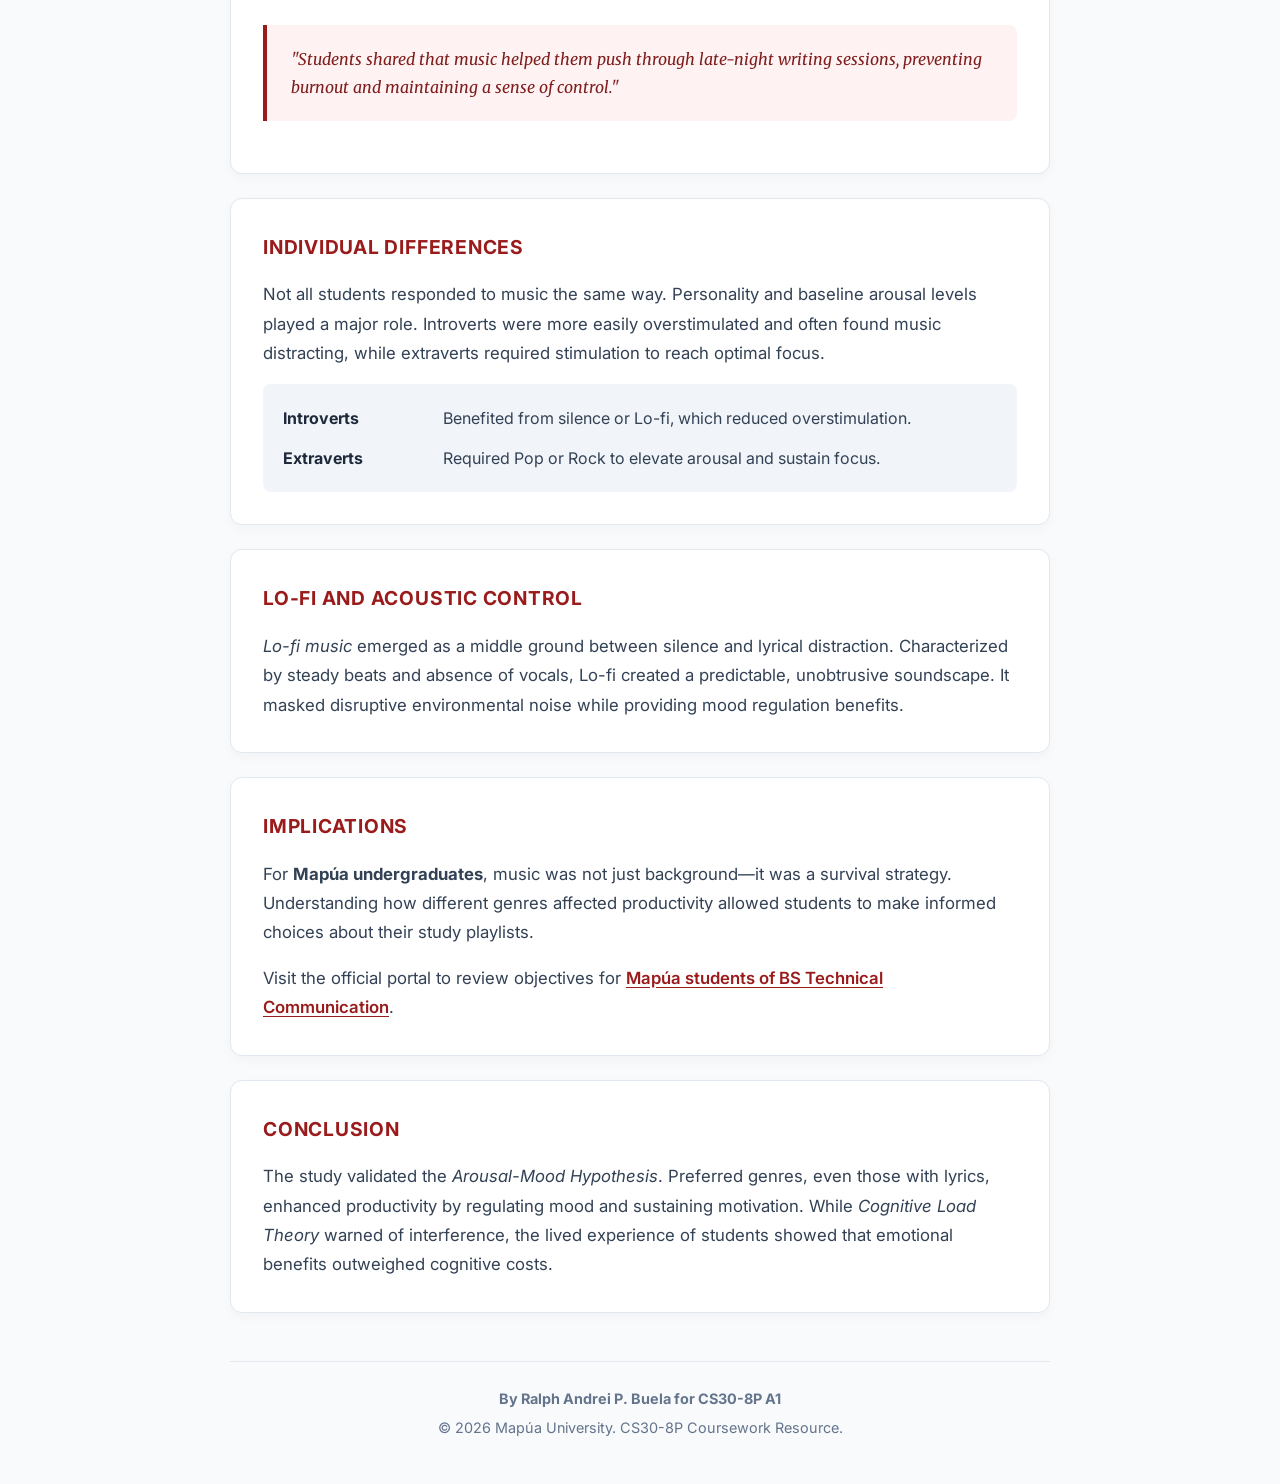
<file: index-landing-page-content.html>
<!DOCTYPE html>
<html lang="en">
<head>
  <meta charset="UTF-8">
  <meta name="viewport" content="width=device-width, initial-scale=1.0">
  <title>The Impact of Music Genres on Academic Productivity</title>
  <link rel="preconnect" href="https://fonts.googleapis.com">
  <link rel="preconnect" href="https://fonts.gstatic.com" crossorigin>
  <link href="https://fonts.googleapis.com/css2?family=Inter:wght@300;400;500;600;700&family=Merriweather:ital,wght@0,300;0,400;0,700;1,300&display=swap" rel="stylesheet">
  <style>
    :root {
      --bg-color: #f8fafc;
      --card-bg: #ffffff;
      --text-main: #1e293b;
      --text-muted: #64748b;
      --primary: #991b1b;
      --primary-light: #fef2f2;
      --accent-border: #e2e8f0;
      --line-height: 1.75;
    }

    * {
      box-sizing: border-box;
      margin: 0;
      padding: 0;
    }

    body {
      font-family: 'Inter', system-ui, -apple-system, sans-serif;
      background-color: var(--bg-color);
      color: var(--text-main);
      line-height: var(--line-height);
      padding: 2.5rem 1.25rem;
    }

    .container {
      max-width: 820px;
      margin: 0 auto;
    }

    header {
      background-color: var(--card-bg);
      border-radius: 12px;
      padding: 2.5rem 2rem;
      box-shadow: 0 4px 12px rgba(0, 0, 0, 0.04);
      border-left: 6px solid var(--primary);
      margin-bottom: 2rem;
    }

    h1 {
      font-size: 1.85rem;
      font-weight: 700;
      letter-spacing: -0.02em;
      color: var(--text-main);
      line-height: 1.3;
      margin-bottom: 1rem;
    }

    header p {
      color: var(--text-muted);
      font-size: 1rem;
    }

    main {
      display: flex;
      flex-direction: column;
      gap: 1.5rem;
    }

    section {
      background-color: var(--card-bg);
      border-radius: 12px;
      padding: 2rem;
      box-shadow: 0 4px 12px rgba(0, 0, 0, 0.03);
      border: 1px solid var(--accent-border);
    }

    h2 {
      font-size: 1.2rem;
      font-weight: 700;
      letter-spacing: 0.04em;
      text-transform: uppercase;
      color: var(--primary);
      margin-bottom: 1rem;
      display: flex;
      align-items: center;
      gap: 0.5rem;
    }

    p {
      margin-bottom: 1rem;
      font-size: 1.05rem;
      color: #334155;
    }

    section p:last-child {
      margin-bottom: 0;
    }

    ul, ol {
      margin: 1rem 0 1.25rem 1.5rem;
      color: #334155;
    }

    li {
      margin-bottom: 0.5rem;
      padding-left: 0.25rem;
    }

    blockquote {
      font-family: 'Merriweather', Georgia, serif;
      font-style: italic;
      background-color: var(--primary-light);
      border-left: 4px solid var(--primary);
      padding: 1.25rem 1.5rem;
      border-radius: 0 8px 8px 0;
      margin: 1.25rem 0;
      color: #7f1d1d;
    }

    dl {
      display: grid;
      grid-template-columns: 140px 1fr;
      gap: 0.75rem 1.25rem;
      background-color: #f1f5f9;
      padding: 1.25rem;
      border-radius: 8px;
      margin-top: 1rem;
    }

    dt {
      font-weight: 700;
      color: var(--text-main);
    }

    dd {
      color: #334155;
      margin-inline-start: 0;
    }

    a {
      color: var(--primary);
      font-weight: 600;
      text-decoration: underline;
      text-underline-offset: 3px;
      transition: color 0.2s ease;
    }

    a:hover {
      color: #b91c1c;
    }

    footer {
      text-align: center;
      margin-top: 3rem;
      padding-top: 1.5rem;
      border-top: 1px solid var(--accent-border);
      color: var(--text-muted);
      font-size: 0.9rem;
    }

    footer p {
      margin-bottom: 0.25rem;
      font-size: 0.9rem;
      color: var(--text-muted);
    }

    @media (max-width: 640px) {
      body {
        padding: 1.25rem 0.75rem;
      }
      header, section {
        padding: 1.5rem 1.25rem;
      }
      h1 {
        font-size: 1.5rem;
      }
      dl {
        grid-template-columns: 1fr;
        gap: 0.25rem;
      }
      dd {
        margin-bottom: 0.75rem;
      }
    }
  </style>
</head>
<body>

<div class="container">
  <header>
    <h1>THE IMPACT OF MUSIC GENRES ON ACADEMIC PRODUCTIVITY</h1>
    <p>This article was prepared for <i>CS30-8P Websites and Online Communication</i> for <strong>Mapúa University</strong> students of <strong>BS Technical Communication</strong>. It presents research findings on how music genres influenced essay-writing productivity under the 14-Week Trimestral System.</p>
  </header>

  <main>
    <section>
      <h2>Academic Context</h2>
      <p><strong>Mapúa University</strong> operated on a compressed 14-Week Trimestral System that required students to produce large volumes of work in short bursts. Essay writing was one of the most cognitively demanding tasks, requiring idea generation, logical structuring, vocabulary retrieval, and syntactic formulation under severe time pressure.</p>
      <p>Students relied on music as a coping mechanism. The <em>Arousal-Mood Hypothesis</em> suggested music improved performance by regulating mood and arousal, while <em>Cognitive Load Theory</em> warned that music, especially with lyrics, competed for limited working memory resources.</p>
    </section>

    <section>
      <h2>Genre Preferences</h2>
      <p>Survey data revealed strong preferences for <strong>Pop</strong>, <strong>OPM</strong>, and <strong>Rock</strong>. Students favored these over <i>Classical</i> or <i>Lo-fi</i>, showing that emotional regulation and familiarity outweighed concerns about interference.</p>
      <ul>
        <li><strong>Pop</strong> provided rhythm and predictability.</li>
        <li><strong>OPM</strong> reinforced cultural identity.</li>
        <li><strong>Rock</strong> offered intensity and energy.</li>
      </ul>
    </section>

    <section>
      <h2>Lyrics vs Focus</h2>
      <p>The “Irrelevant Speech Effect” explained why lyrics interfered with verbal tasks. Yet, students reported that lyrics had not hindered them. Instead, preferred genres provided emotional uplift, reduced stress, and sustained focus.</p>
      <ol>
        <li>Familiar lyrics faded into the background.</li>
        <li>Lyrics provided companionship during solitary writing.</li>
        <li>Adaptation transformed interference into resilience.</li>
      </ol>
    </section>

    <section>
      <h2>Productivity Trade-Offs</h2>
      <p>Research showed that music reduced words-per-minute output compared to silence. However, productivity was not only about speed—it was also about endurance and quality. Music elevated mood, reduced stress, and increased willingness to stay engaged with tasks.</p>
      <blockquote>
        "Students shared that music helped them push through late-night writing sessions, preventing burnout and maintaining a sense of control."
      </blockquote>
    </section>

    <section>
      <h2>Individual Differences</h2>
      <p>Not all students responded to music the same way. Personality and baseline arousal levels played a major role. Introverts were more easily overstimulated and often found music distracting, while extraverts required stimulation to reach optimal focus.</p>
      <dl>
        <dt>Introverts</dt>
        <dd>Benefited from silence or Lo-fi, which reduced overstimulation.</dd>
        <dt>Extraverts</dt>
        <dd>Required Pop or Rock to elevate arousal and sustain focus.</dd>
      </dl>
    </section>

    <section>
      <h2>Lo-Fi and Acoustic Control</h2>
      <p><i>Lo-fi music</i> emerged as a middle ground between silence and lyrical distraction. Characterized by steady beats and absence of vocals, Lo-fi created a predictable, unobtrusive soundscape. It masked disruptive environmental noise while providing mood regulation benefits.</p>
    </section>

    <section>
      <h2>Implications</h2>
      <p>For <strong>Mapúa undergraduates</strong>, music was not just background—it was a survival strategy. Understanding how different genres affected productivity allowed students to make informed choices about their study playlists.</p>
      <p>Visit the official portal to review objectives for <a href="https://mapua.edu.ph" target="_blank" rel="noopener noreferrer">Mapúa students of BS Technical Communication</a>.</p>
    </section>

    <section>
      <h2>Conclusion</h2>
      <p>The study validated the <em>Arousal-Mood Hypothesis</em>. Preferred genres, even those with lyrics, enhanced productivity by regulating mood and sustaining motivation. While <em>Cognitive Load Theory</em> warned of interference, the lived experience of students showed that emotional benefits outweighed cognitive costs.</p>
    </section>
  </main>

  <footer>
    <p><strong>By Ralph Andrei P. Buela for CS30-8P A1</strong></p>
    <p>&copy; 2026 Mapúa University. CS30-8P Coursework Resource.</p>
  </footer>
</div>

</body>
</html>
</file>
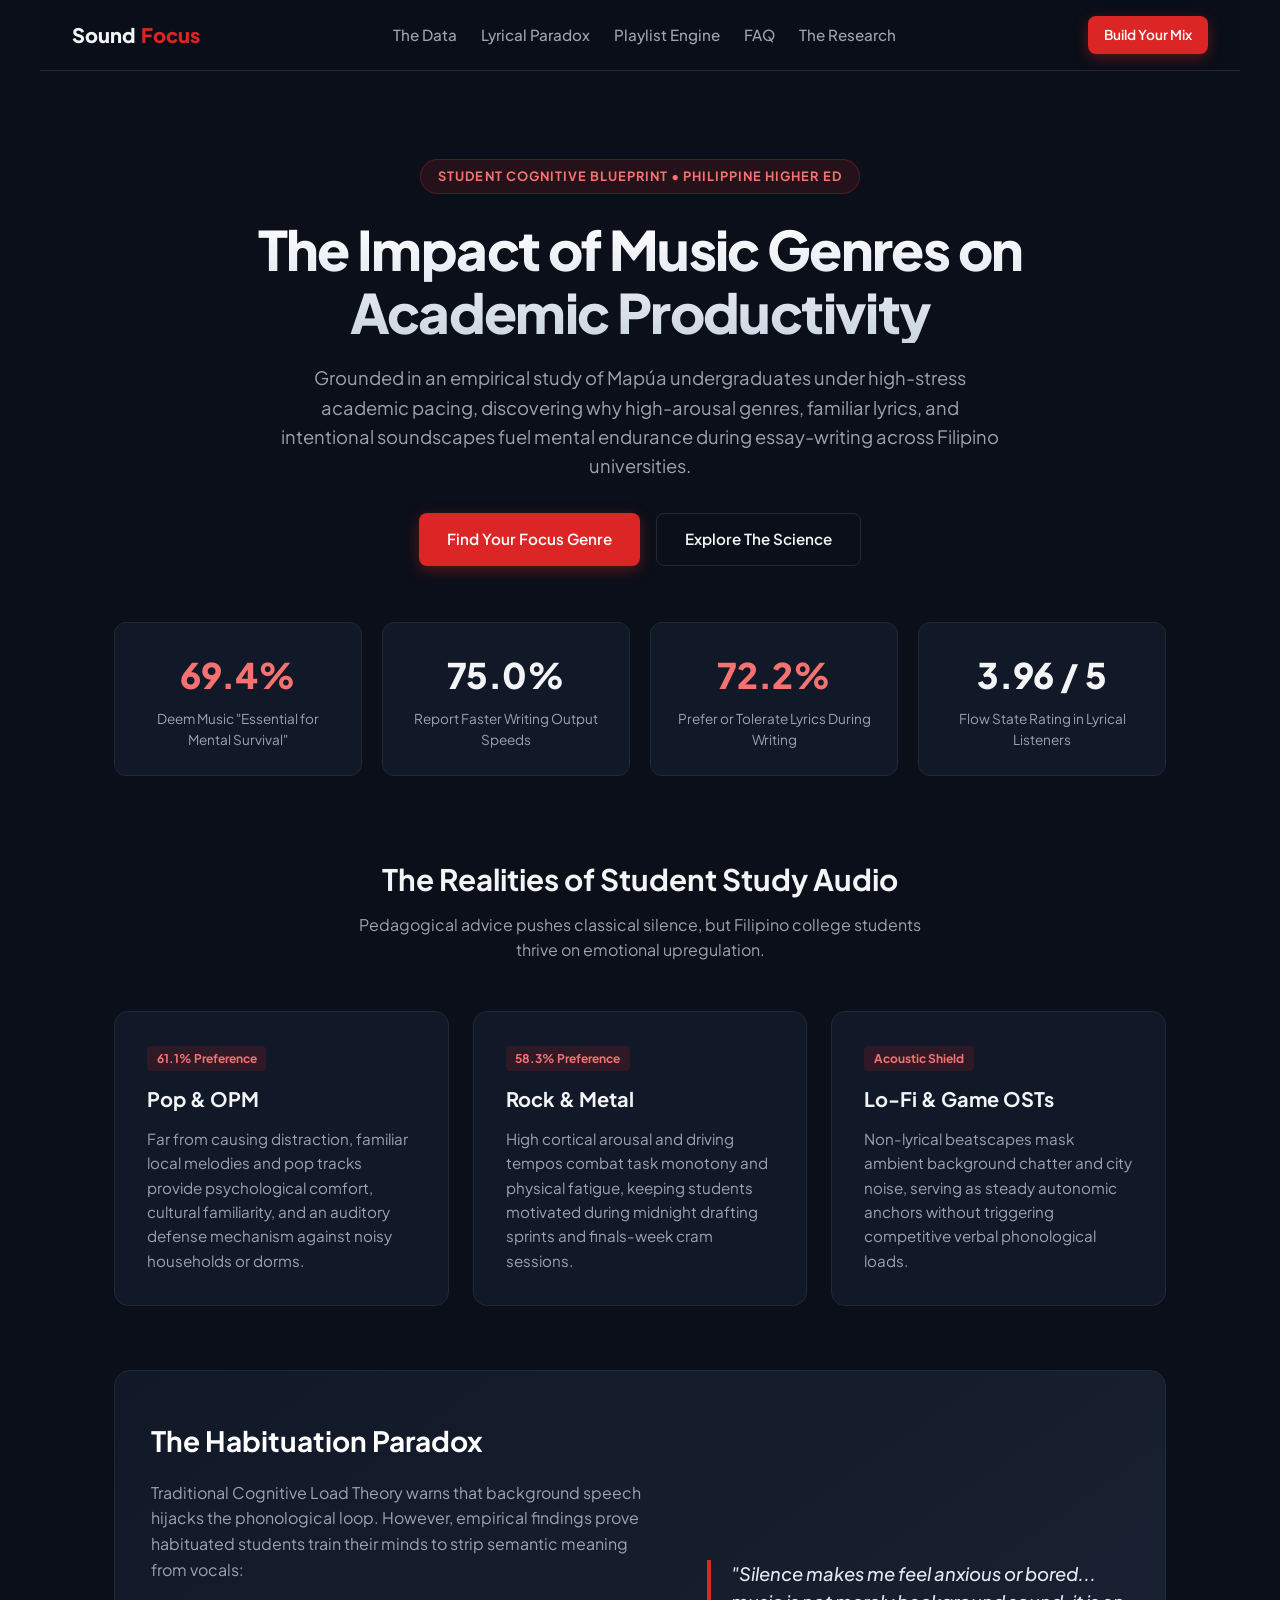
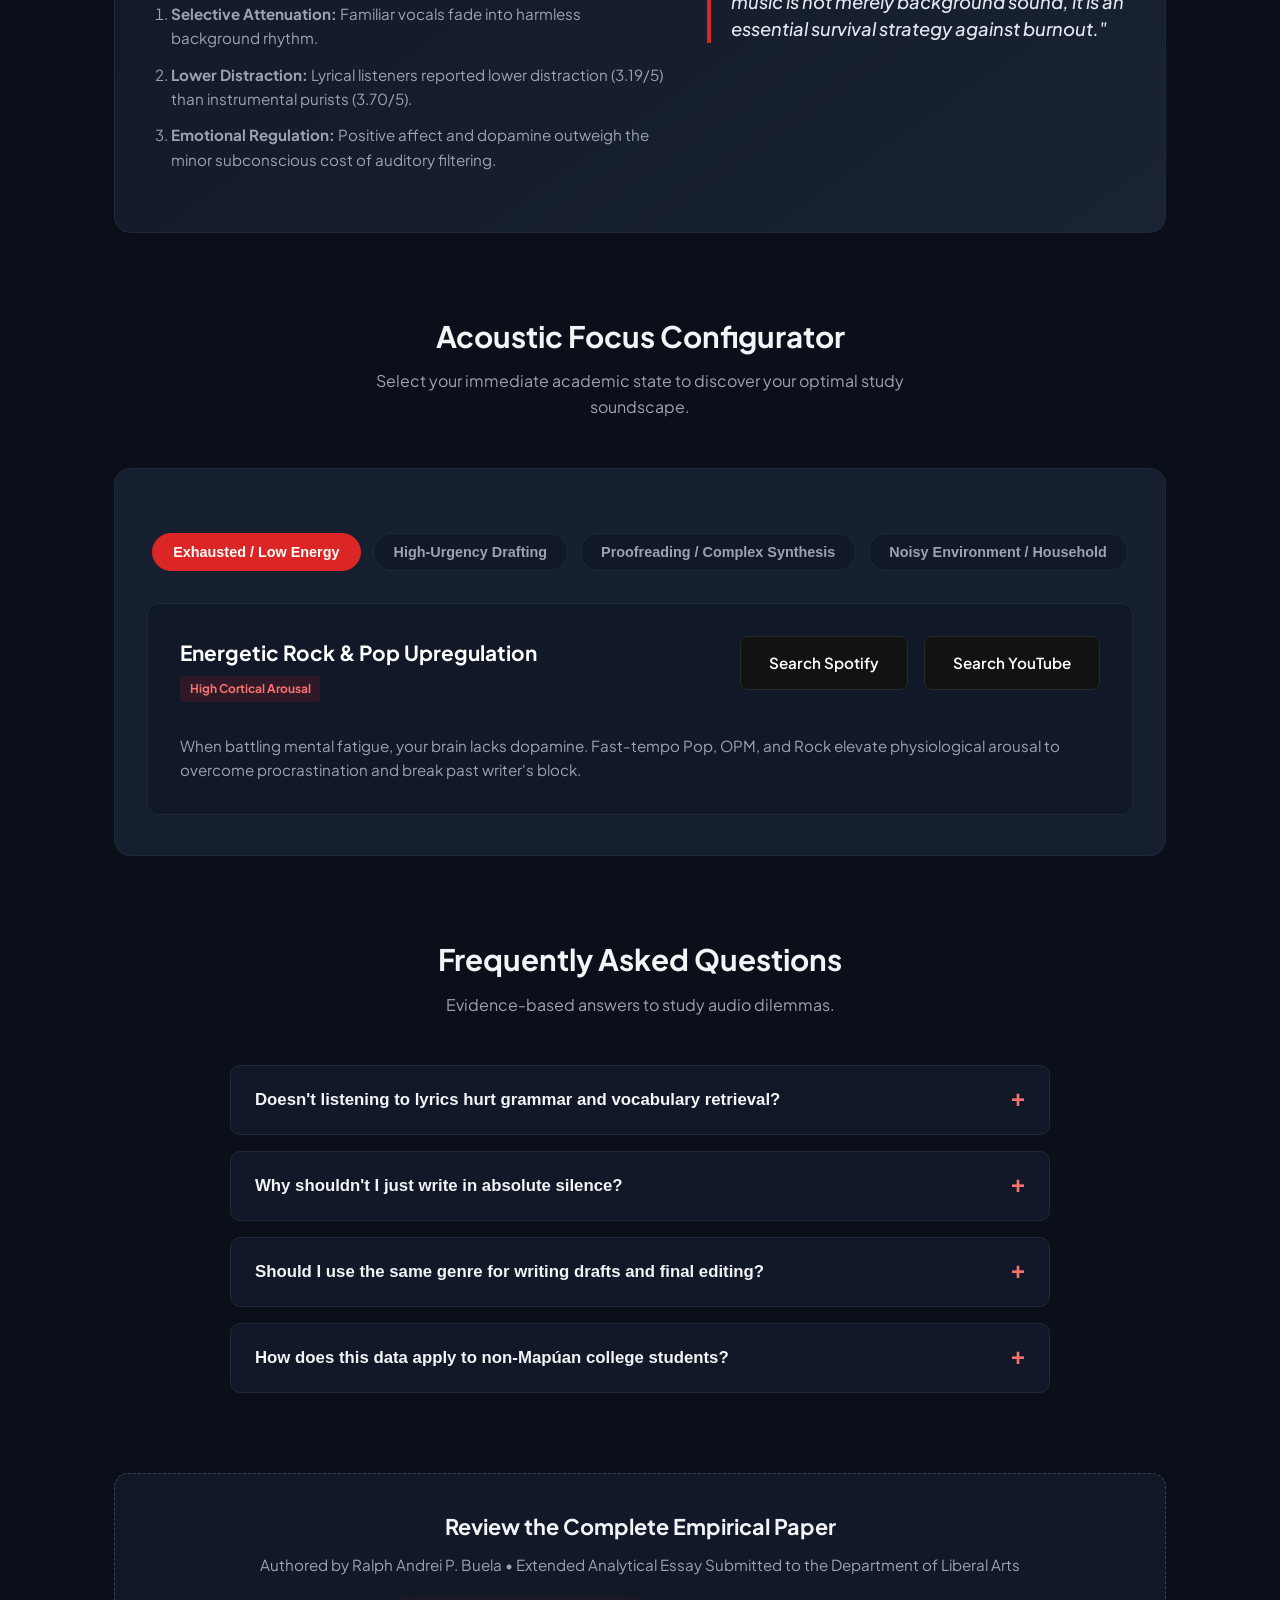
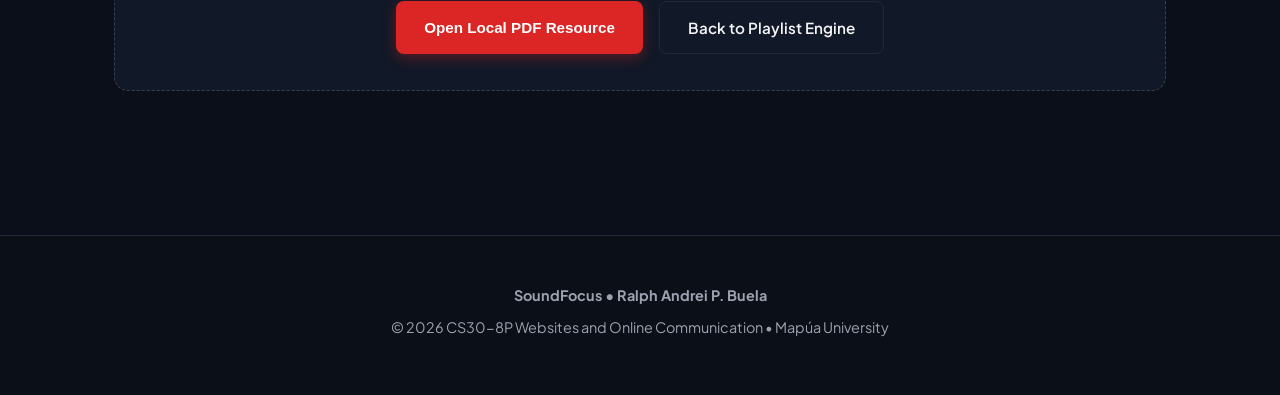
<file: index-landing-page-draft-basic-css.html>
<!DOCTYPE html>
<html lang="en">
<head>
  <meta charset="UTF-8">
  <meta name="viewport" content="width=device-width, initial-scale=1.0">
  <title>SoundFocus — Acoustic Productivity for Filipino College Students</title>
  <link rel="preconnect" href="https://fonts.googleapis.com">
  <link rel="preconnect" href="https://fonts.gstatic.com" crossorigin>
  <link href="https://fonts.googleapis.com/css2?family=Plus+Jakarta+Sans:wght@400;500;600;700;800&display=swap" rel="stylesheet">
  <style>
    :root {
      --bg: #0b0f19;
      --surface: #111827;
      --surface-card: #161f30;
      --surface-border: #1f2937;
      --primary: #dc2626;
      --primary-hover: #b91c1c;
      --text: #f3f4f6;
      --text-muted: #9ca3af;
      --accent: #f87171;
      --spotify: #1db954;
      --youtube: #ff0000;
    }

    * {
      box-sizing: border-box;
      margin: 0;
      padding: 0;
    }

    body {
      font-family: 'Plus Jakarta Sans', system-ui, -apple-system, sans-serif;
      background-color: var(--bg);
      color: var(--text);
      line-height: 1.6;
      scroll-behavior: smooth;
    }

    /* Navigation */
    nav {
      position: sticky;
      top: 0;
      z-index: 100;
      backdrop-filter: blur(12px);
      background-color: rgba(11, 15, 25, 0.85);
      border-bottom: 1px solid var(--surface-border);
      display: flex;
      justify-content: space-between;
      align-items: center;
      padding: 1rem 2rem;
      max-width: 1200px;
      margin: 0 auto;
    }

    .brand {
      font-weight: 800;
      font-size: 1.25rem;
      color: var(--text);
      text-decoration: none;
      display: flex;
      align-items: center;
      gap: 0.4rem;
    }

    .brand span {
      color: var(--primary);
    }

    .nav-links {
      display: flex;
      gap: 1.5rem;
      list-style: none;
    }

    .nav-links a {
      color: var(--text-muted);
      text-decoration: none;
      font-size: 0.95rem;
      font-weight: 500;
      transition: color 0.2s;
    }

    .nav-links a:hover {
      color: var(--text);
    }

    /* Hero Section */
    .hero {
      text-align: center;
      padding: 5.5rem 1.5rem 3.5rem;
      max-width: 960px;
      margin: 0 auto;
    }

    .hero-tag {
      display: inline-block;
      font-size: 0.8rem;
      font-weight: 700;
      text-transform: uppercase;
      letter-spacing: 0.08em;
      color: var(--accent);
      background-color: rgba(220, 38, 38, 0.12);
      border: 1px solid rgba(220, 38, 38, 0.3);
      padding: 0.4rem 1.1rem;
      border-radius: 9999px;
      margin-bottom: 1.5rem;
    }

    h1 {
      font-size: clamp(2.2rem, 5vw, 3.4rem);
      font-weight: 800;
      line-height: 1.15;
      letter-spacing: -0.03em;
      margin-bottom: 1.25rem;
      background: linear-gradient(180deg, #ffffff 0%, #cbd5e1 100%);
      -webkit-background-clip: text;
      -webkit-text-fill-color: transparent;
    }

    .hero p {
      font-size: 1.15rem;
      color: var(--text-muted);
      max-width: 720px;
      margin: 0 auto 2rem;
    }

    .cta-group {
      display: flex;
      justify-content: center;
      gap: 1rem;
      flex-wrap: wrap;
    }

    .btn {
      display: inline-flex;
      align-items: center;
      gap: 0.5rem;
      padding: 0.85rem 1.75rem;
      border-radius: 8px;
      font-weight: 600;
      font-size: 0.95rem;
      text-decoration: none;
      transition: all 0.2s ease;
      cursor: pointer;
      border: none;
    }

    .btn-primary {
      background-color: var(--primary);
      color: #fff;
      box-shadow: 0 4px 14px rgba(220, 38, 38, 0.35);
    }

    .btn-primary:hover {
      background-color: var(--primary-hover);
      transform: translateY(-1px);
    }

    .btn-outline {
      border: 1px solid var(--surface-border);
      background-color: transparent;
      color: var(--text);
    }

    .btn-outline:hover {
      background-color: var(--surface);
      border-color: #374151;
    }

    /* Container */
    .container {
      max-width: 1100px;
      margin: 0 auto;
      padding: 0 1.5rem 5rem;
    }

    /* Metrics Banner */
    .metrics {
      display: grid;
      grid-template-columns: repeat(auto-fit, minmax(220px, 1fr));
      gap: 1.25rem;
      margin-bottom: 5rem;
    }

    .metric-card {
      background-color: var(--surface);
      border: 1px solid var(--surface-border);
      border-radius: 12px;
      padding: 1.5rem;
      text-align: center;
    }

    .metric-val {
      font-size: 2.2rem;
      font-weight: 800;
      color: var(--text);
    }

    .metric-val.highlight {
      color: var(--accent);
    }

    .metric-label {
      font-size: 0.85rem;
      color: var(--text-muted);
      margin-top: 0.25rem;
    }

    /* Section Headings */
    .section-header {
      text-align: center;
      margin-bottom: 3rem;
    }

    .section-title {
      font-size: 1.85rem;
      font-weight: 700;
      margin-bottom: 0.5rem;
    }

    .section-subtitle {
      color: var(--text-muted);
      font-size: 1rem;
      max-width: 600px;
      margin: 0 auto;
    }

    /* Grids */
    .grid-3 {
      display: grid;
      grid-template-columns: repeat(auto-fit, minmax(300px, 1fr));
      gap: 1.5rem;
      margin-bottom: 4rem;
    }

    .card {
      background-color: var(--surface);
      border: 1px solid var(--surface-border);
      border-radius: 14px;
      padding: 2rem;
      transition: border-color 0.2s, transform 0.2s;
    }

    .card:hover {
      border-color: #374151;
      transform: translateY(-2px);
    }

    .card-badge {
      font-size: 0.75rem;
      font-weight: 700;
      padding: 0.2rem 0.6rem;
      border-radius: 4px;
      background: rgba(220, 38, 38, 0.15);
      color: var(--accent);
      display: inline-block;
      margin-bottom: 0.75rem;
    }

    .card h3 {
      font-size: 1.25rem;
      font-weight: 700;
      margin-bottom: 0.75rem;
      color: var(--text);
    }

    .card p {
      color: var(--text-muted);
      font-size: 0.95rem;
    }

    /* Highlight Feature Box */
    .feature-box {
      background: linear-gradient(145deg, #111827 0%, #1a2333 100%);
      border: 1px solid var(--surface-border);
      border-radius: 16px;
      padding: 3rem 2.25rem;
      margin-bottom: 5rem;
      display: grid;
      grid-template-columns: 1.1fr 0.9fr;
      gap: 2.5rem;
      align-items: center;
    }

    .feature-box ol {
      padding-left: 1.25rem;
      color: var(--text-muted);
      margin-top: 1rem;
    }

    .feature-box li {
      margin-bottom: 0.75rem;
      font-size: 0.95rem;
    }

    blockquote {
      font-size: 1.15rem;
      font-weight: 500;
      line-height: 1.5;
      color: #e2e8f0;
      border-left: 4px solid var(--primary);
      padding-left: 1.25rem;
      font-style: italic;
    }

    /* Interactive Playlist Generator */
    .generator-panel {
      background-color: var(--surface-card);
      border: 1px solid var(--surface-border);
      border-radius: 16px;
      padding: 2.5rem 2rem;
      margin-bottom: 5rem;
    }

    .filter-group {
      display: flex;
      flex-wrap: wrap;
      gap: 0.75rem;
      margin: 1.5rem 0 2rem;
      justify-content: center;
    }

    .filter-btn {
      background-color: var(--surface);
      border: 1px solid var(--surface-border);
      color: var(--text-muted);
      padding: 0.65rem 1.25rem;
      border-radius: 30px;
      font-size: 0.9rem;
      font-weight: 600;
      cursor: pointer;
      transition: all 0.2s ease;
    }

    .filter-btn.active, .filter-btn:hover {
      background-color: var(--primary);
      color: #fff;
      border-color: var(--primary);
    }

    .recommendation-display {
      background-color: var(--surface);
      border: 1px solid var(--surface-border);
      border-radius: 12px;
      padding: 2rem;
      display: flex;
      flex-direction: column;
      gap: 1.25rem;
    }

    .rec-header {
      display: flex;
      justify-content: space-between;
      align-items: flex-start;
      flex-wrap: wrap;
      gap: 1rem;
    }

    .rec-title {
      font-size: 1.3rem;
      font-weight: 700;
      color: #fff;
    }

    .rec-desc {
      color: var(--text-muted);
      font-size: 0.95rem;
    }

    .platform-actions {
      display: flex;
      gap: 1rem;
      flex-wrap: wrap;
    }

    .btn-spotify {
      background-color: #121212;
      border: 1px solid #282828;
      color: #fff;
    }

    .btn-spotify:hover {
      border-color: var(--spotify);
      color: var(--spotify);
    }

    .btn-youtube {
      background-color: #121212;
      border: 1px solid #282828;
      color: #fff;
    }

    .btn-youtube:hover {
      border-color: var(--youtube);
      color: var(--youtube);
    }

    /* FAQ Accordion */
    .faq-wrapper {
      max-width: 820px;
      margin: 0 auto 5rem;
    }

    .faq-item {
      border: 1px solid var(--surface-border);
      background-color: var(--surface);
      border-radius: 10px;
      margin-bottom: 1rem;
      overflow: hidden;
    }

    .faq-question {
      padding: 1.25rem 1.5rem;
      width: 100%;
      text-align: left;
      background: none;
      border: none;
      color: var(--text);
      font-size: 1.05rem;
      font-weight: 600;
      display: flex;
      justify-content: space-between;
      align-items: center;
      cursor: pointer;
    }

    .faq-question::after {
      content: '+';
      font-size: 1.5rem;
      color: var(--accent);
      transition: transform 0.2s;
    }

    .faq-item.active .faq-question::after {
      transform: rotate(45deg);
    }

    .faq-answer {
      max-height: 0;
      overflow: hidden;
      transition: max-height 0.3s ease-out;
      padding: 0 1.5rem;
      color: var(--text-muted);
      font-size: 0.95rem;
      line-height: 1.7;
    }

    .faq-item.active .faq-answer {
      padding-bottom: 1.25rem;
    }

    /* Paper Banner Callout */
    .paper-banner {
      background-color: var(--surface);
      border: 1px dashed #374151;
      border-radius: 14px;
      padding: 2.25rem;
      text-align: center;
      margin-bottom: 4rem;
    }

    .paper-banner h3 {
      font-size: 1.35rem;
      margin-bottom: 0.5rem;
    }

    .paper-banner p {
      color: var(--text-muted);
      margin-bottom: 1.5rem;
      font-size: 0.95rem;
    }

    /* Modal */
    .modal-overlay {
      position: fixed;
      inset: 0;
      background-color: rgba(0,0,0,0.8);
      backdrop-filter: blur(4px);
      display: none;
      justify-content: center;
      align-items: center;
      z-index: 999;
      padding: 1.5rem;
    }

    .modal-overlay.active {
      display: flex;
    }

    .modal-content {
      background-color: var(--surface);
      border: 1px solid var(--surface-border);
      border-radius: 16px;
      max-width: 600px;
      width: 100%;
      padding: 2rem;
      position: relative;
    }

    .modal-close {
      position: absolute;
      top: 1rem;
      right: 1.2rem;
      font-size: 1.5rem;
      background: none;
      border: none;
      color: var(--text-muted);
      cursor: pointer;
    }

    .modal-close:hover {
      color: var(--text);
    }

    .path-box {
      background-color: #0b0f19;
      border: 1px solid var(--surface-border);
      padding: 0.75rem 1rem;
      border-radius: 6px;
      font-family: monospace;
      font-size: 0.85rem;
      color: var(--accent);
      word-break: break-all;
      margin: 1rem 0;
    }

    /* Footer */
    footer {
      border-top: 1px solid var(--surface-border);
      padding: 3rem 1.5rem;
      background-color: rgba(11, 15, 25, 0.95);
      text-align: center;
    }

    footer p {
      color: var(--text-muted);
      font-size: 0.9rem;
      margin-bottom: 0.5rem;
    }

    footer a {
      color: var(--text);
      text-decoration: underline;
      text-underline-offset: 3px;
    }

    @media (max-width: 768px) {
      .feature-box {
        grid-template-columns: 1fr;
      }
      .nav-links {
        display: none;
      }
    }
  </style>
</head>
<body>

  <!-- Navigation Bar -->
  <nav>
    <a href="#" class="brand">Sound<span>Focus</span></a>
    <ul class="nav-links">
      <li><a href="#stats">The Data</a></li>
      <li><a href="#dynamics">Lyrical Paradox</a></li>
      <li><a href="#curator">Playlist Engine</a></li>
      <li><a href="#faq">FAQ</a></li>
      <li><a href="#paper">The Research</a></li>
    </ul>
    <a href="#curator" class="btn btn-primary" style="padding: 0.5rem 1rem; font-size: 0.85rem;">Build Your Mix</a>
  </nav>

  <!-- Hero Section -->
  <header class="hero">
    <span class="hero-tag">Student Cognitive Blueprint &bull; Philippine Higher Ed</span>
    <h1>The Impact of Music Genres on Academic Productivity</h1>
    <p>
      Grounded in an empirical study of Mapúa undergraduates under high-stress academic pacing, discovering why high-arousal genres, familiar lyrics, and intentional soundscapes fuel mental endurance during essay-writing across Filipino universities.
    </p>
    <div class="cta-group">
      <a href="#curator" class="btn btn-primary">Find Your Focus Genre</a>
      <a href="#dynamics" class="btn btn-outline">Explore The Science</a>
    </div>
  </header>

  <!-- Metric Highlights -->
  <div class="container" id="stats">
    <div class="metrics">
      <div class="metric-card">
        <div class="metric-val highlight">69.4%</div>
        <div class="metric-label">Deem Music "Essential for Mental Survival"</div>
      </div>
      <div class="metric-card">
        <div class="metric-val">75.0%</div>
        <div class="metric-label">Report Faster Writing Output Speeds</div>
      </div>
      <div class="metric-card">
        <div class="metric-val highlight">72.2%</div>
        <div class="metric-label">Prefer or Tolerate Lyrics During Writing</div>
      </div>
      <div class="metric-card">
        <div class="metric-val">3.96 / 5</div>
        <div class="metric-label">Flow State Rating in Lyrical Listeners</div>
      </div>
    </div>

    <!-- Core Research Findings -->
    <div class="section-header">
      <h2 class="section-title">The Realities of Student Study Audio</h2>
      <p class="section-subtitle">
        Pedagogical advice pushes classical silence, but Filipino college students thrive on emotional upregulation.
      </p>
    </div>

    <div class="grid-3">
      <div class="card">
        <span class="card-badge">61.1% Preference</span>
        <h3>Pop & OPM</h3>
        <p>
          Far from causing distraction, familiar local melodies and pop tracks provide psychological comfort, cultural familiarity, and an auditory defense mechanism against noisy households or dorms.
        </p>
      </div>
      <div class="card">
        <span class="card-badge">58.3% Preference</span>
        <h3>Rock & Metal</h3>
        <p>
          High cortical arousal and driving tempos combat task monotony and physical fatigue, keeping students motivated during midnight drafting sprints and finals-week cram sessions.
        </p>
      </div>
      <div class="card">
        <span class="card-badge">Acoustic Shield</span>
        <h3>Lo-Fi & Game OSTs</h3>
        <p>
          Non-lyrical beatscapes mask ambient background chatter and city noise, serving as steady autonomic anchors without triggering competitive verbal phonological loads.
        </p>
      </div>
    </div>

    <!-- Neurological Habituation Feature -->
    <div class="feature-box" id="dynamics">
      <div>
        <h2 style="font-size: 1.75rem; margin-bottom: 1rem; color: #fff;">The Habituation Paradox</h2>
        <p style="color: var(--text-muted); margin-bottom: 1.25rem;">
          Traditional Cognitive Load Theory warns that background speech hijacks the phonological loop. However, empirical findings prove habituated students train their minds to strip semantic meaning from vocals:
        </p>
        <ol>
          <li><strong>Selective Attenuation:</strong> Familiar vocals fade into harmless background rhythm.</li>
          <li><strong>Lower Distraction:</strong> Lyrical listeners reported lower distraction (3.19/5) than instrumental purists (3.70/5).</li>
          <li><strong>Emotional Regulation:</strong> Positive affect and dopamine outweigh the minor subconscious cost of auditory filtering.</li>
        </ol>
      </div>
      <div>
        <blockquote>
          "Silence makes me feel anxious or bored... music is not merely background sound, it is an essential survival strategy against burnout."
        </blockquote>
      </div>
    </div>

    <!-- Interactive Playlist Configurator -->
    <div id="curator">
      <div class="section-header">
        <h2 class="section-title">Acoustic Focus Configurator</h2>
        <p class="section-subtitle">Select your immediate academic state to discover your optimal study soundscape.</p>
      </div>

      <div class="generator-panel">
        <div class="filter-group">
          <button class="filter-btn active" onclick="setPlaylist('burnout')">Exhausted / Low Energy</button>
          <button class="filter-btn" onclick="setPlaylist('drafting')">High-Urgency Drafting</button>
          <button class="filter-btn" onclick="setPlaylist('analytical')">Proofreading / Complex Synthesis</button>
          <button class="filter-btn" onclick="setPlaylist('ambient')">Noisy Environment / Household</button>
        </div>

        <div class="recommendation-display" id="recBox">
          <div class="rec-header">
            <div>
              <div class="rec-title" id="recTitle">Energetic Rock & Pop Upregulation</div>
              <div class="card-badge" id="recTag" style="margin-top:0.4rem;">High Cortical Arousal</div>
            </div>
            <div class="platform-actions">
              <a href="https://open.spotify.com/search/filipino%20rock%20high%20energy" target="_blank" rel="noopener noreferrer" class="btn btn-spotify" id="spotifyBtn">
                Search Spotify
              </a>
              <a href="https://www.youtube.com/results?search_query=opm+rock+study+playlist" target="_blank" rel="noopener noreferrer" class="btn btn-youtube" id="ytBtn">
                Search YouTube
              </a>
            </div>
          </div>
          <p class="rec-desc" id="recDesc">
            When battling mental fatigue, your brain lacks dopamine. Fast-tempo Pop, OPM, and Rock elevate physiological arousal to overcome procrastination and break past writer's block.
          </p>
        </div>
      </div>
    </div>

    <!-- Frequently Asked Questions -->
    <div id="faq">
      <div class="section-header">
        <h2 class="section-title">Frequently Asked Questions</h2>
        <p class="section-subtitle">Evidence-based answers to study audio dilemmas.</p>
      </div>

      <div class="faq-wrapper">
        <div class="faq-item">
          <button class="faq-question">Doesn't listening to lyrics hurt grammar and vocabulary retrieval?</button>
          <div class="faq-answer">
            Cognitive science shows that unfamiliar or unexpected lyrics do compete for working memory. However, for students who habitually study with lyrical music, repeated exposure produces neurological habituation—the brain treats familiar vocals as rhythmic texture rather than semantic language, preserving writing speed while boosting mood.
          </div>
        </div>

        <div class="faq-item">
          <button class="faq-question">Why shouldn't I just write in absolute silence?</button>
          <div class="faq-answer">
            For many students, complete silence induces anxiety, sensory underload, or rumination, leading to frequent smartphone checks and boredom. In non-isolated environments (like family homes or dorms), silence leaves you vulnerable to sudden, disruptive noises (doors slamming, conversation spikes). Music creates a predictable acoustic perimeter.
          </div>
        </div>

        <div class="faq-item">
          <button class="faq-question">Should I use the same genre for writing drafts and final editing?</button>
          <div class="faq-answer">
            No. The recommended strategy is metacognitive auditing: deploy high-energy genres (Rock, Pop, upbeat OPM) during the initial drafting phase to generate momentum and dopamine, then transition to non-lyrical Lo-Fi, classical, or ambient noise during analytical proofreading to eliminate all semantic competition.
          </div>
        </div>

        <div class="faq-item">
          <button class="faq-question">How does this data apply to non-Mapúan college students?</button>
          <div class="faq-answer">
            While the empirical data originates from Mapúa undergraduates facing a compressed 14-week trimestral system, the underlying psychological mechanisms—combatting burnout, emotional regulation, and masking uncontrolled ambient study environments—are universal challenges across higher education in the Philippines.
          </div>
        </div>
      </div>
    </div>

    <!-- View Academic Paper Section -->
    <div class="paper-banner" id="paper">
      <h3>Review the Complete Empirical Paper</h3>
      <p>
        Authored by Ralph Andrei P. Buela &bull; Extended Analytical Essay Submitted to the Department of Liberal Arts
      </p>
      <div class="cta-group">
        <button class="btn btn-primary" onclick="openModal()">
          Open Local PDF Resource
        </button>
        <a href="#curator" class="btn btn-outline">
          Back to Playlist Engine
        </a>
      </div>
    </div>

  </div>

  <!-- Local PDF Viewer Modal -->
  <div class="modal-overlay" id="pdfModal">
    <div class="modal-content">
      <button class="modal-close" onclick="closeModal()">&times;</button>
      <h3 style="margin-bottom: 0.5rem; font-size: 1.25rem;">Access Research Document</h3>
      <p style="color: var(--text-muted); font-size: 0.9rem; margin-bottom: 1rem;">
        Modern web browsers restrict automated opening of local computer file paths for security. You can access the paper using the methods below:
      </p>

      <label style="font-size: 0.8rem; font-weight: 700; text-transform: uppercase; color: var(--text-muted);">Local File Path</label>
      <div class="path-box" id="filePathText">file:///C:/Users/Admin/Downloads/FINAL_BUELA%20ENG120-0_%20Extended%20Analytical%20Essay%20(1).pdf</div>

      <div style="display: flex; gap: 0.75rem; flex-wrap: wrap; margin-top: 1rem;">
        <button class="btn btn-primary" onclick="copyPath()" id="copyBtn" style="padding: 0.6rem 1.2rem; font-size: 0.85rem;">
          Copy File URL
        </button>
        <a href="file:///C:/Users/Admin/Downloads/FINAL_BUELA%20ENG120-0_%20Extended%20Analytical%20Essay%20(1).pdf" target="_blank" class="btn btn-outline" style="padding: 0.6rem 1.2rem; font-size: 0.85rem;">
          Direct Link (If Supported)
        </a>
      </div>
      <p style="font-size: 0.8rem; color: var(--text-muted); margin-top: 1rem;">
        💡 Tip: If clicking doesn't launch due to your browser's security sandbox, copy the path above and paste it directly into a new browser tab.
      </p>
    </div>
  </div>

  <!-- Footer -->
  <footer>
    <p><strong>SoundFocus &bull; Ralph Andrei P. Buela</strong></p>
    <p>&copy; 2026 CS30-8P Websites and Online Communication &bull; Mapúa University</p>
  </footer>

  <script>
    // Playlist Engine Data
    const playlistData = {
      burnout: {
        title: "Energetic Rock & Pop Upregulation",
        tag: "High Cortical Arousal",
        desc: "When battling mental fatigue, your brain lacks dopamine. Fast-tempo Pop, OPM, and Rock elevate physiological arousal to overcome procrastination and break past writer's block.",
        spotify: "https://open.spotify.com/search/filipino%20rock%20high%20energy",
        youtube: "https://www.youtube.com/results?search_query=opm+rock+study+playlist"
      },
      drafting: {
        title: "High-Cadence Flow (Pop & Metronomic Beats)",
        tag: "Momentum & Rhythm",
        desc: "Upbeat tracks provide rhythmic structure that matches keyboard typing velocity, converting linguistic generation into an immersive sprint.",
        spotify: "https://open.spotify.com/search/upbeat%20opm%20study",
        youtube: "https://www.youtube.com/results?search_query=upbeat+opm+productivity+playlist"
      },
      analytical: {
        title: "Zero-Vocal Acoustic Shield (Lo-Fi / Classical)",
        tag: "Zero Phonological Interference",
        desc: "During syntax editing, citation building, and proofreading, eliminate lexical competition with instrumentals, chillhop, or neo-classical compositions.",
        spotify: "https://open.spotify.com/search/lofi%20beats%20study",
        youtube: "https://www.youtube.com/results?search_query=lofi+beats+to+study+to"
      },
      ambient: {
        title: "Acoustic Masking (Soundscapes & Game Soundtracks)",
        tag: "Environmental Noise Cancellation",
        desc: "Video game OSTs and steady ambient soundscapes mask unpredictable noises like street traffic, barking dogs, or household conversation spikes.",
        spotify: "https://open.spotify.com/search/video%20game%20soundtracks%20focus",
        youtube: "https://www.youtube.com/results?search_query=video+game+ambient+study+music"
      }
    };

    function setPlaylist(key) {
      document.querySelectorAll('.filter-btn').forEach(btn => btn.classList.remove('active'));
      event.target.classList.add('active');

      const data = playlistData[key];
      document.getElementById('recTitle').innerText = data.title;
      document.getElementById('recTag').innerText = data.tag;
      document.getElementById('recDesc').innerText = data.desc;
      document.getElementById('spotifyBtn').href = data.spotify;
      document.getElementById('ytBtn').href = data.youtube;
    }

    // FAQ Accordion
    document.querySelectorAll('.faq-question').forEach(button => {
      button.addEventListener('click', () => {
        const item = button.parentElement;
        const answer = button.nextElementSibling;

        const isActive = item.classList.contains('active');

        document.querySelectorAll('.faq-item').forEach(otherItem => {
          otherItem.classList.remove('active');
          otherItem.querySelector('.faq-answer').style.maxHeight = null;
        });

        if (!isActive) {
          item.classList.add('active');
          answer.style.maxHeight = answer.scrollHeight + "px";
        }
      });
    });

    // Modal Handling for Local PDF
    function openModal() {
      document.getElementById('pdfModal').classList.add('active');
    }

    function closeModal() {
      document.getElementById('pdfModal').classList.remove('active');
    }

    function copyPath() {
      const path = document.getElementById('filePathText').innerText;
      navigator.clipboard.writeText(path).then(() => {
        const btn = document.getElementById('copyBtn');
        btn.innerText = 'Copied to Clipboard!';
        setTimeout(() => { btn.innerText = 'Copy File URL'; }, 2000);
      });
    }

    window.onclick = function(event) {
      const modal = document.getElementById('pdfModal');
      if (event.target === modal) {
        closeModal();
      }
    };
  </script>
</body>
</html>
</file>
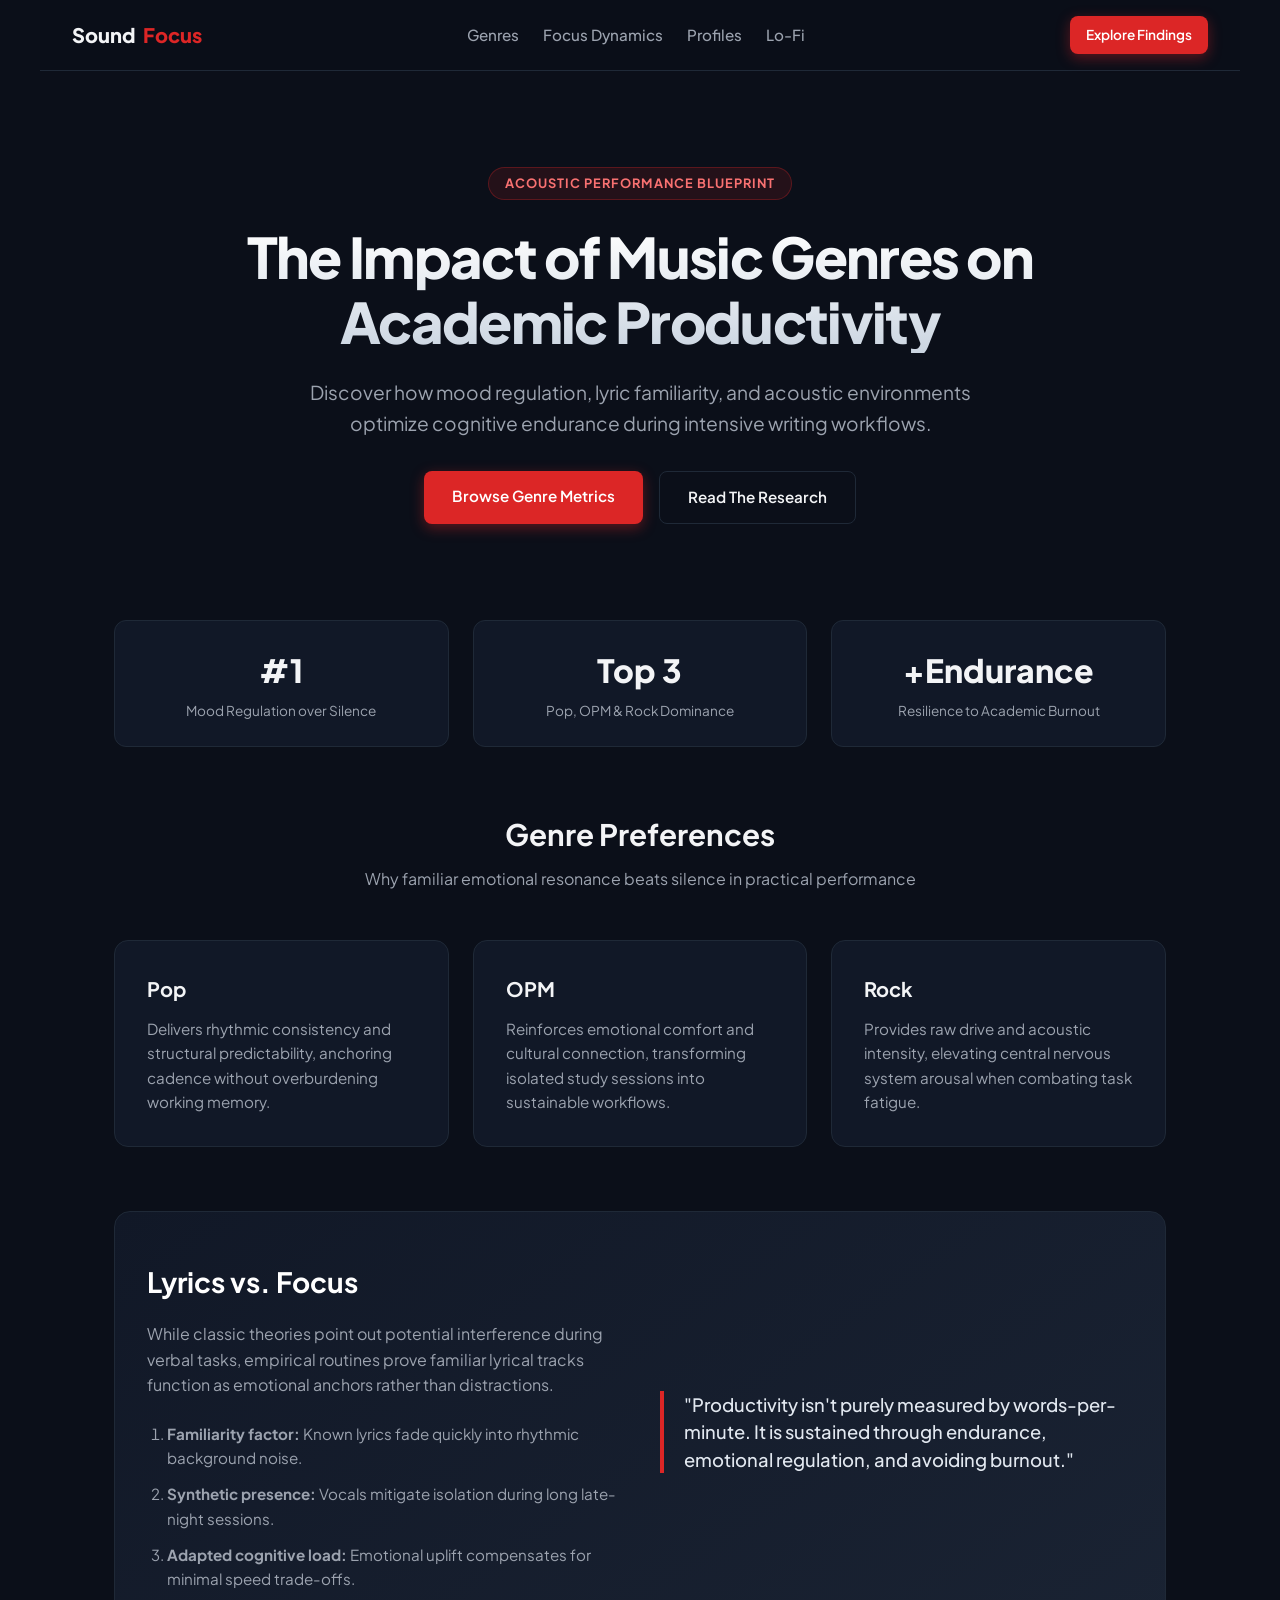
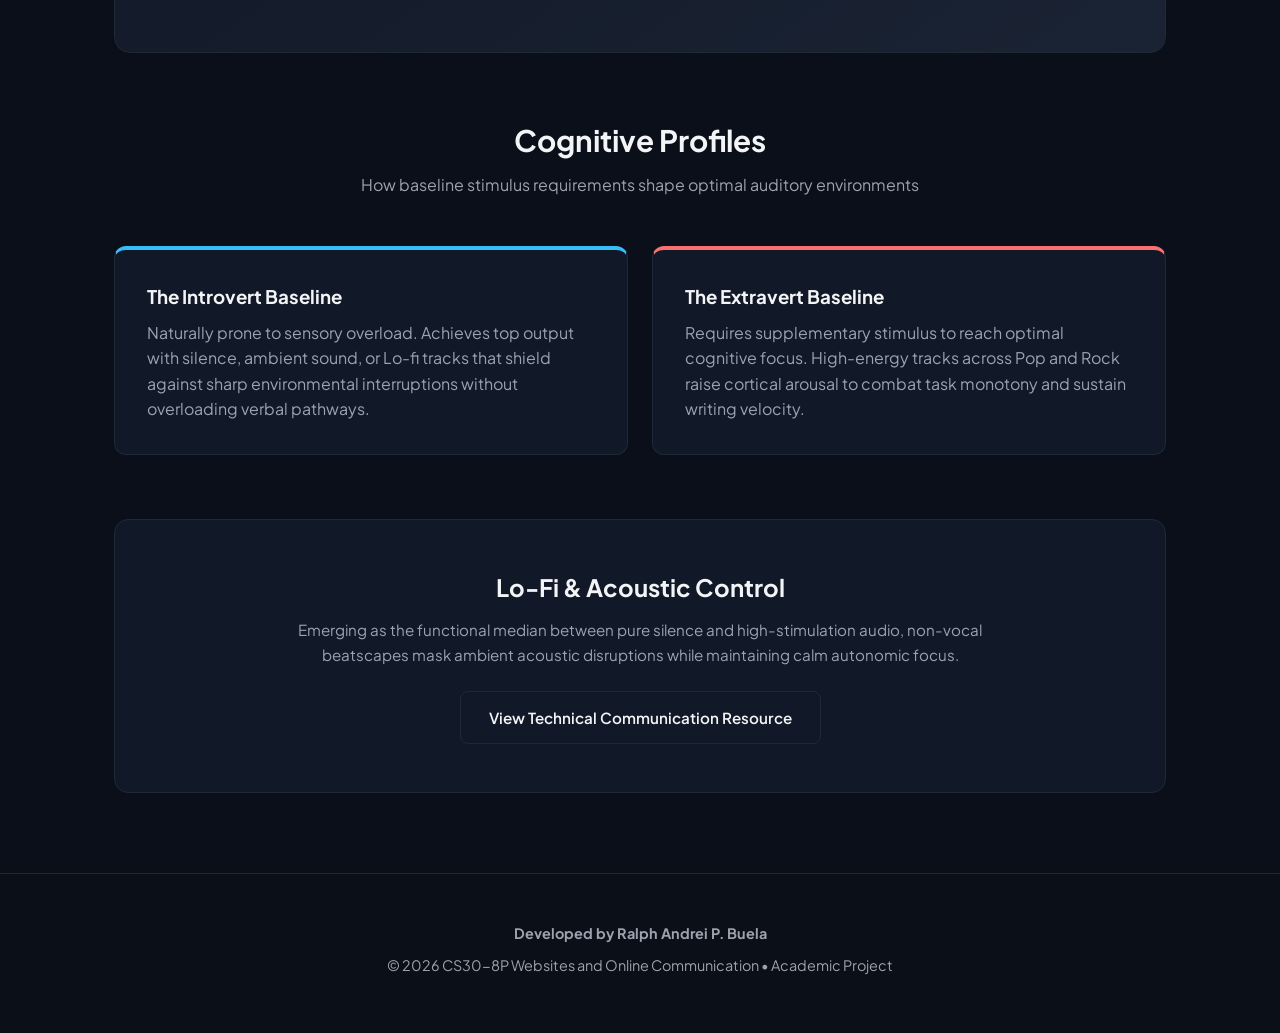
<file: index-landing-page-newdraft-css.html>
<!DOCTYPE html>
<html lang="en">
<head>
  <meta charset="UTF-8">
  <meta name="viewport" content="width=device-width, initial-scale=1.0">
  <title>SoundFocus — Optimize Productivity Through Music</title>
  <link rel="preconnect" href="https://fonts.googleapis.com">
  <link rel="preconnect" href="https://fonts.gstatic.com" crossorigin>
  <link href="https://fonts.googleapis.com/css2?family=Plus+Jakarta+Sans:wght@400;500;600;700;800&display=swap" rel="stylesheet">
  <style>
    :root {
      --bg: #0b0f19;
      --surface: #111827;
      --surface-border: #1f2937;
      --primary: #dc2626;
      --primary-hover: #b91c1c;
      --text: #f3f4f6;
      --text-muted: #9ca3af;
      --accent: #f87171;
    }

    * {
      box-sizing: border-box;
      margin: 0;
      padding: 0;
    }

    body {
      font-family: 'Plus Jakarta Sans', system-ui, sans-serif;
      background-color: var(--bg);
      color: var(--text);
      line-height: 1.6;
      scroll-behavior: smooth;
    }

    /* Navigation */
    nav {
      position: sticky;
      top: 0;
      z-index: 100;
      backdrop-filter: blur(12px);
      background-color: rgba(11, 15, 25, 0.85);
      border-bottom: 1px solid var(--surface-border);
      display: flex;
      justify-content: space-between;
      align-items: center;
      padding: 1rem 2rem;
      max-width: 1200px;
      margin: 0 auto;
    }

    .brand {
      font-weight: 800;
      font-size: 1.25rem;
      color: var(--text);
      text-decoration: none;
      display: flex;
      align-items: center;
      gap: 0.5rem;
    }

    .brand span {
      color: var(--primary);
    }

    .nav-links {
      display: flex;
      gap: 1.5rem;
      list-style: none;
    }

    .nav-links a {
      color: var(--text-muted);
      text-decoration: none;
      font-size: 0.95rem;
      font-weight: 500;
      transition: color 0.2s;
    }

    .nav-links a:hover {
      color: var(--text);
    }

    /* Hero Section */
    .hero {
      text-align: center;
      padding: 6rem 1.5rem 4rem;
      max-width: 900px;
      margin: 0 auto;
    }

    .hero-tag {
      display: inline-block;
      font-size: 0.8rem;
      font-weight: 700;
      text-transform: uppercase;
      letter-spacing: 0.08em;
      color: var(--accent);
      background-color: rgba(220, 38, 38, 0.12);
      border: 1px solid rgba(220, 38, 38, 0.3);
      padding: 0.35rem 1rem;
      border-radius: 9999px;
      margin-bottom: 1.5rem;
    }

    h1 {
      font-size: clamp(2.2rem, 5vw, 3.5rem);
      font-weight: 800;
      line-height: 1.15;
      letter-spacing: -0.03em;
      margin-bottom: 1.5rem;
      background: linear-gradient(180deg, #ffffff 0%, #cbd5e1 100%);
      -webkit-background-clip: text;
      -webkit-text-fill-color: transparent;
    }

    .hero p {
      font-size: 1.2rem;
      color: var(--text-muted);
      max-width: 680px;
      margin: 0 auto 2rem;
    }

    .cta-group {
      display: flex;
      justify-content: center;
      gap: 1rem;
      flex-wrap: wrap;
    }

    .btn {
      padding: 0.85rem 1.75rem;
      border-radius: 8px;
      font-weight: 600;
      font-size: 0.95rem;
      text-decoration: none;
      transition: all 0.2s ease;
      cursor: pointer;
    }

    .btn-primary {
      background-color: var(--primary);
      color: #fff;
      border: none;
      box-shadow: 0 4px 14px rgba(220, 38, 38, 0.4);
    }

    .btn-primary:hover {
      background-color: var(--primary-hover);
      transform: translateY(-1px);
    }

    .btn-outline {
      border: 1px solid var(--surface-border);
      background-color: transparent;
      color: var(--text);
    }

    .btn-outline:hover {
      background-color: var(--surface);
      border-color: #374151;
    }

    /* Metrics Banner */
    .metrics {
      display: grid;
      grid-template-columns: repeat(auto-fit, minmax(200px, 1fr));
      gap: 1.5rem;
      max-width: 1100px;
      margin: 2rem auto 4rem;
      padding: 0 1.5rem;
    }

    .metric-card {
      background-color: var(--surface);
      border: 1px solid var(--surface-border);
      border-radius: 12px;
      padding: 1.5rem;
      text-align: center;
    }

    .metric-val {
      font-size: 2rem;
      font-weight: 800;
      color: var(--text);
    }

    .metric-label {
      font-size: 0.85rem;
      color: var(--text-muted);
      margin-top: 0.25rem;
    }

    /* Section Structure */
    .container {
      max-width: 1100px;
      margin: 0 auto;
      padding: 0 1.5rem 5rem;
    }

    .section-title {
      font-size: 1.85rem;
      font-weight: 700;
      text-align: center;
      margin-bottom: 0.5rem;
    }

    .section-subtitle {
      text-align: center;
      color: var(--text-muted);
      margin-bottom: 3rem;
      font-size: 1rem;
    }

    /* Grid Layouts */
    .grid-3 {
      display: grid;
      grid-template-columns: repeat(auto-fit, minmax(300px, 1fr));
      gap: 1.5rem;
      margin-bottom: 4rem;
    }

    .card {
      background-color: var(--surface);
      border: 1px solid var(--surface-border);
      border-radius: 14px;
      padding: 2rem;
      transition: border-color 0.2s, transform 0.2s;
    }

    .card:hover {
      border-color: #374151;
      transform: translateY(-2px);
    }

    .card h3 {
      font-size: 1.25rem;
      font-weight: 700;
      margin-bottom: 0.75rem;
      color: var(--text);
    }

    .card p {
      color: var(--text-muted);
      font-size: 0.95rem;
    }

    /* Focus vs Lyrics Highlight */
    .feature-box {
      background: linear-gradient(145deg, #111827 0%, #1a2333 100%);
      border: 1px solid var(--surface-border);
      border-radius: 16px;
      padding: 3rem 2rem;
      margin-bottom: 4rem;
      display: grid;
      grid-template-columns: 1fr 1fr;
      gap: 2.5rem;
      align-items: center;
    }

    .feature-box ol {
      padding-left: 1.25rem;
      color: var(--text-muted);
    }

    .feature-box li {
      margin-bottom: 0.75rem;
      font-size: 0.95rem;
    }

    blockquote {
      font-size: 1.15rem;
      font-weight: 500;
      line-height: 1.5;
      color: #e2e8f0;
      border-left: 4px solid var(--primary);
      padding-left: 1.25rem;
    }

    /* Personality Persona Cards */
    .persona-split {
      display: grid;
      grid-template-columns: 1fr 1fr;
      gap: 1.5rem;
      margin-bottom: 4rem;
    }

    .persona-card {
      background-color: var(--surface);
      border: 1px solid var(--surface-border);
      border-radius: 12px;
      padding: 2rem;
    }

    .persona-card.introvert {
      border-top: 4px solid #38bdf8;
    }

    .persona-card.extravert {
      border-top: 4px solid #f87171;
    }

    /* Footer */
    footer {
      border-top: 1px solid var(--surface-border);
      padding: 3rem 1.5rem;
      background-color: rgba(11, 15, 25, 0.95);
      text-align: center;
    }

    footer p {
      color: var(--text-muted);
      font-size: 0.9rem;
      margin-bottom: 0.5rem;
    }

    footer a {
      color: var(--text);
      text-decoration: underline;
      text-underline-offset: 3px;
    }

    @media (max-width: 768px) {
      .feature-box, .persona-split {
        grid-template-columns: 1fr;
      }
      .nav-links {
        display: none;
      }
    }
  </style>
</head>
<body>

  <!-- Navigation Bar -->
  <nav>
    <a href="#" class="brand">Sound<span>Focus</span></a>
    <ul class="nav-links">
      <li><a href="#genres">Genres</a></li>
      <li><a href="#dynamics">Focus Dynamics</a></li>
      <li><a href="#profiles">Profiles</a></li>
      <li><a href="#soundscapes">Lo-Fi</a></li>
    </ul>
    <a href="#genres" class="btn btn-primary" style="padding: 0.5rem 1rem; font-size: 0.85rem;">Explore Findings</a>
  </nav>

  <!-- Hero Header -->
  <header class="hero">
    <span class="hero-tag">Acoustic Performance Blueprint</span>
    <h1>The Impact of Music Genres on Academic Productivity</h1>
    <p>Discover how mood regulation, lyric familiarity, and acoustic environments optimize cognitive endurance during intensive writing workflows.</p>
    <div class="cta-group">
      <a href="#genres" class="btn btn-primary">Browse Genre Metrics</a>
      <a href="#dynamics" class="btn btn-outline">Read The Research</a>
    </div>
  </header>

  <!-- Key Fast Metrics -->
  <div class="metrics">
    <div class="metric-card">
      <div class="metric-val">#1</div>
      <div class="metric-label">Mood Regulation over Silence</div>
    </div>
    <div class="metric-card">
      <div class="metric-val">Top 3</div>
      <div class="metric-label">Pop, OPM & Rock Dominance</div>
    </div>
    <div class="metric-card">
      <div class="metric-val">+Endurance</div>
      <div class="metric-label">Resilience to Academic Burnout</div>
    </div>
  </div>

  <div class="container">

    <!-- Genres Overview -->
    <div id="genres">
      <h2 class="section-title">Genre Preferences</h2>
      <p class="section-subtitle">Why familiar emotional resonance beats silence in practical performance</p>
      
      <div class="grid-3">
        <div class="card">
          <h3>Pop</h3>
          <p>Delivers rhythmic consistency and structural predictability, anchoring cadence without overburdening working memory.</p>
        </div>
        <div class="card">
          <h3>OPM</h3>
          <p>Reinforces emotional comfort and cultural connection, transforming isolated study sessions into sustainable workflows.</p>
        </div>
        <div class="card">
          <h3>Rock</h3>
          <p>Provides raw drive and acoustic intensity, elevating central nervous system arousal when combating task fatigue.</p>
        </div>
      </div>
    </div>

    <!-- Lyrics vs Focus Feature Highlight -->
    <div class="feature-box" id="dynamics">
      <div>
        <h2 style="font-size: 1.75rem; margin-bottom: 1rem; color: #fff;">Lyrics vs. Focus</h2>
        <p style="color: var(--text-muted); margin-bottom: 1.5rem;">
          While classic theories point out potential interference during verbal tasks, empirical routines prove familiar lyrical tracks function as emotional anchors rather than distractions.
        </p>
        <ol>
          <li><strong>Familiarity factor:</strong> Known lyrics fade quickly into rhythmic background noise.</li>
          <li><strong>Synthetic presence:</strong> Vocals mitigate isolation during long late-night sessions.</li>
          <li><strong>Adapted cognitive load:</strong> Emotional uplift compensates for minimal speed trade-offs.</li>
        </ol>
      </div>
      <div>
        <blockquote>
          "Productivity isn't purely measured by words-per-minute. It is sustained through endurance, emotional regulation, and avoiding burnout."
        </blockquote>
      </div>
    </div>

    <!-- Individual Profiles -->
    <div id="profiles">
      <h2 class="section-title">Cognitive Profiles</h2>
      <p class="section-subtitle">How baseline stimulus requirements shape optimal auditory environments</p>

      <div class="persona-split">
        <div class="persona-card introvert">
          <h3>The Introvert Baseline</h3>
          <p style="margin-top: 0.5rem; color: var(--text-muted);">
            Naturally prone to sensory overload. Achieves top output with silence, ambient sound, or Lo-fi tracks that shield against sharp environmental interruptions without overloading verbal pathways.
          </p>
        </div>
        <div class="persona-card extravert">
          <h3>The Extravert Baseline</h3>
          <p style="margin-top: 0.5rem; color: var(--text-muted);">
            Requires supplementary stimulus to reach optimal cognitive focus. High-energy tracks across Pop and Rock raise cortical arousal to combat task monotony and sustain writing velocity.
          </p>
        </div>
      </div>
    </div>

    <!-- Lo-Fi Section -->
    <div class="card" id="soundscapes" style="text-align: center; padding: 3rem 2rem;">
      <h2 style="font-size: 1.5rem; margin-bottom: 0.75rem;">Lo-Fi & Acoustic Control</h2>
      <p style="max-width: 700px; margin: 0 auto 1.5rem;">
        Emerging as the functional median between pure silence and high-stimulation audio, non-vocal beatscapes mask ambient acoustic disruptions while maintaining calm autonomic focus.
      </p>
      <a href="https://mapua.edu.ph" target="_blank" rel="noopener noreferrer" class="btn btn-outline" style="display: inline-block;">
        View Technical Communication Resource
      </a>
    </div>

  </div>

  <!-- Footer -->
  <footer>
    <p><strong>Developed by Ralph Andrei P. Buela</strong></p>
    <p>&copy; 2026 CS30-8P Websites and Online Communication &bull; Academic Project</p>
  </footer>

</body>
</html>
</file>
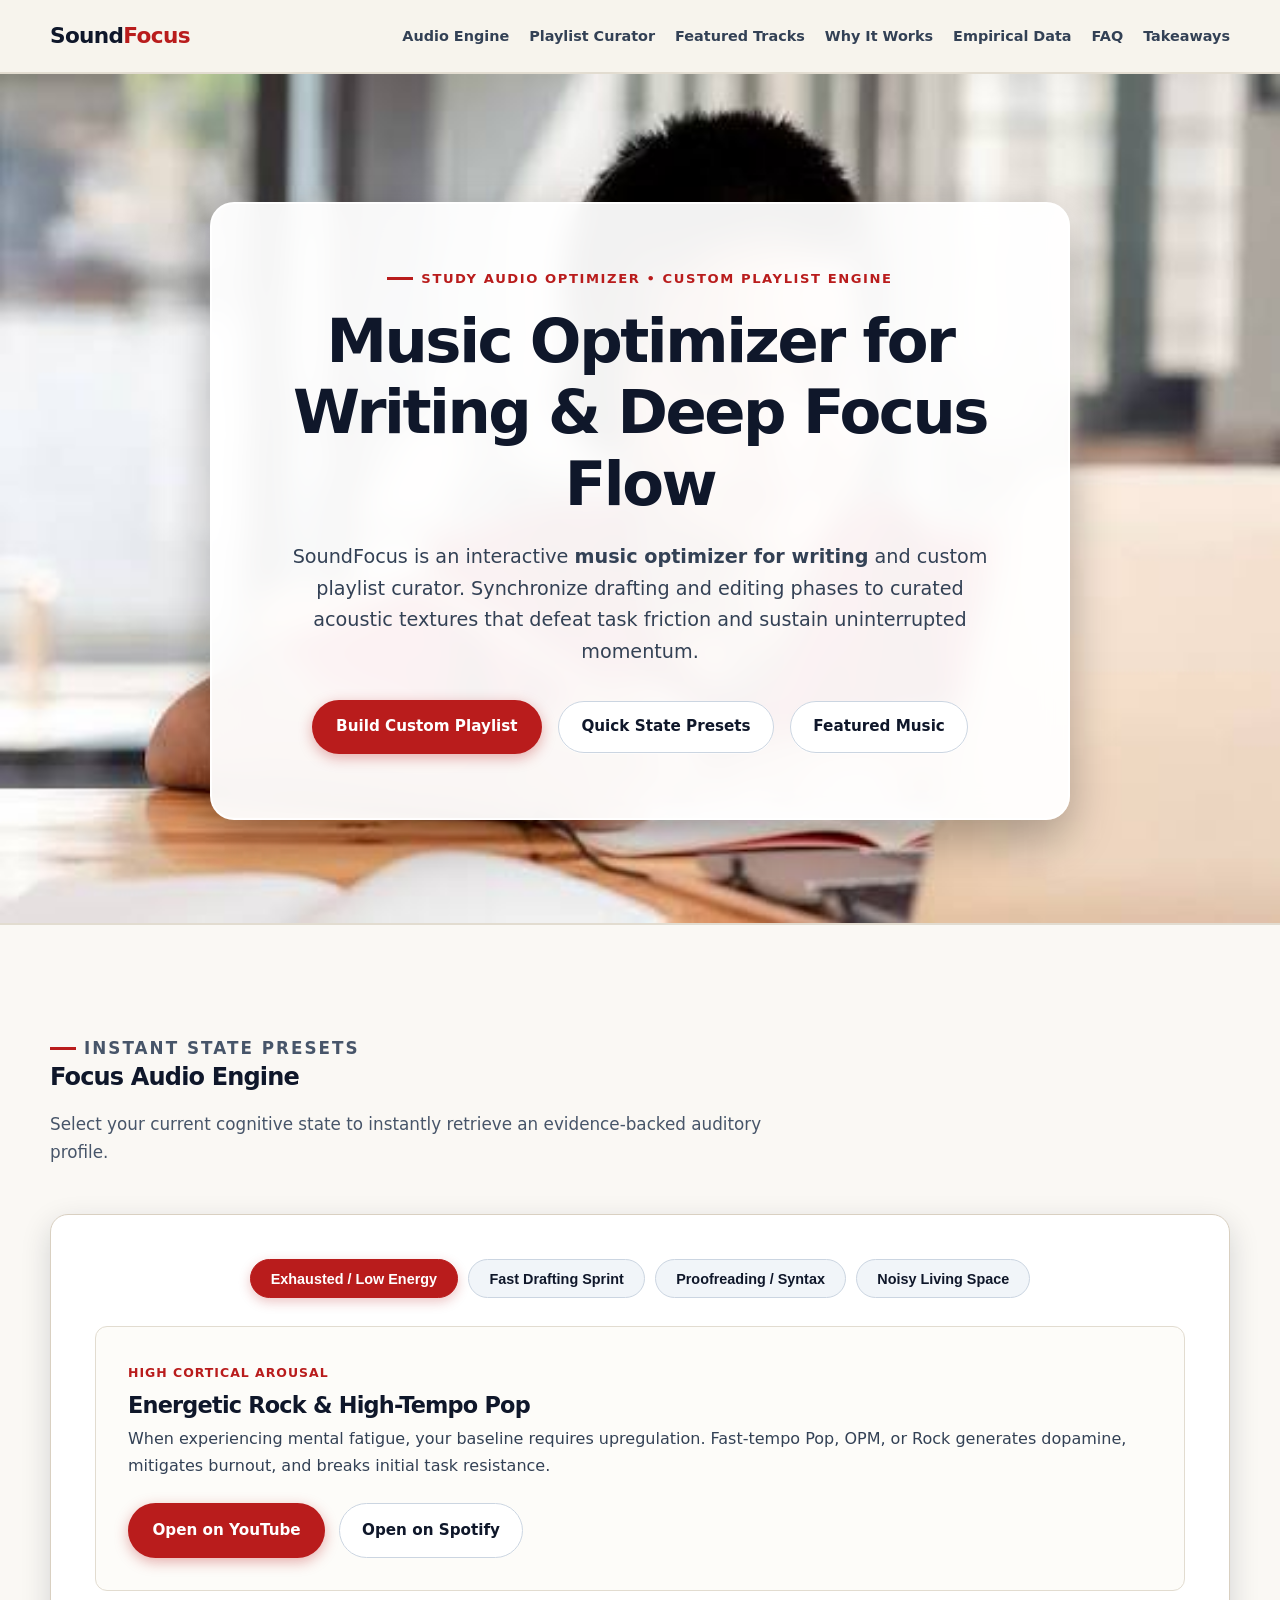
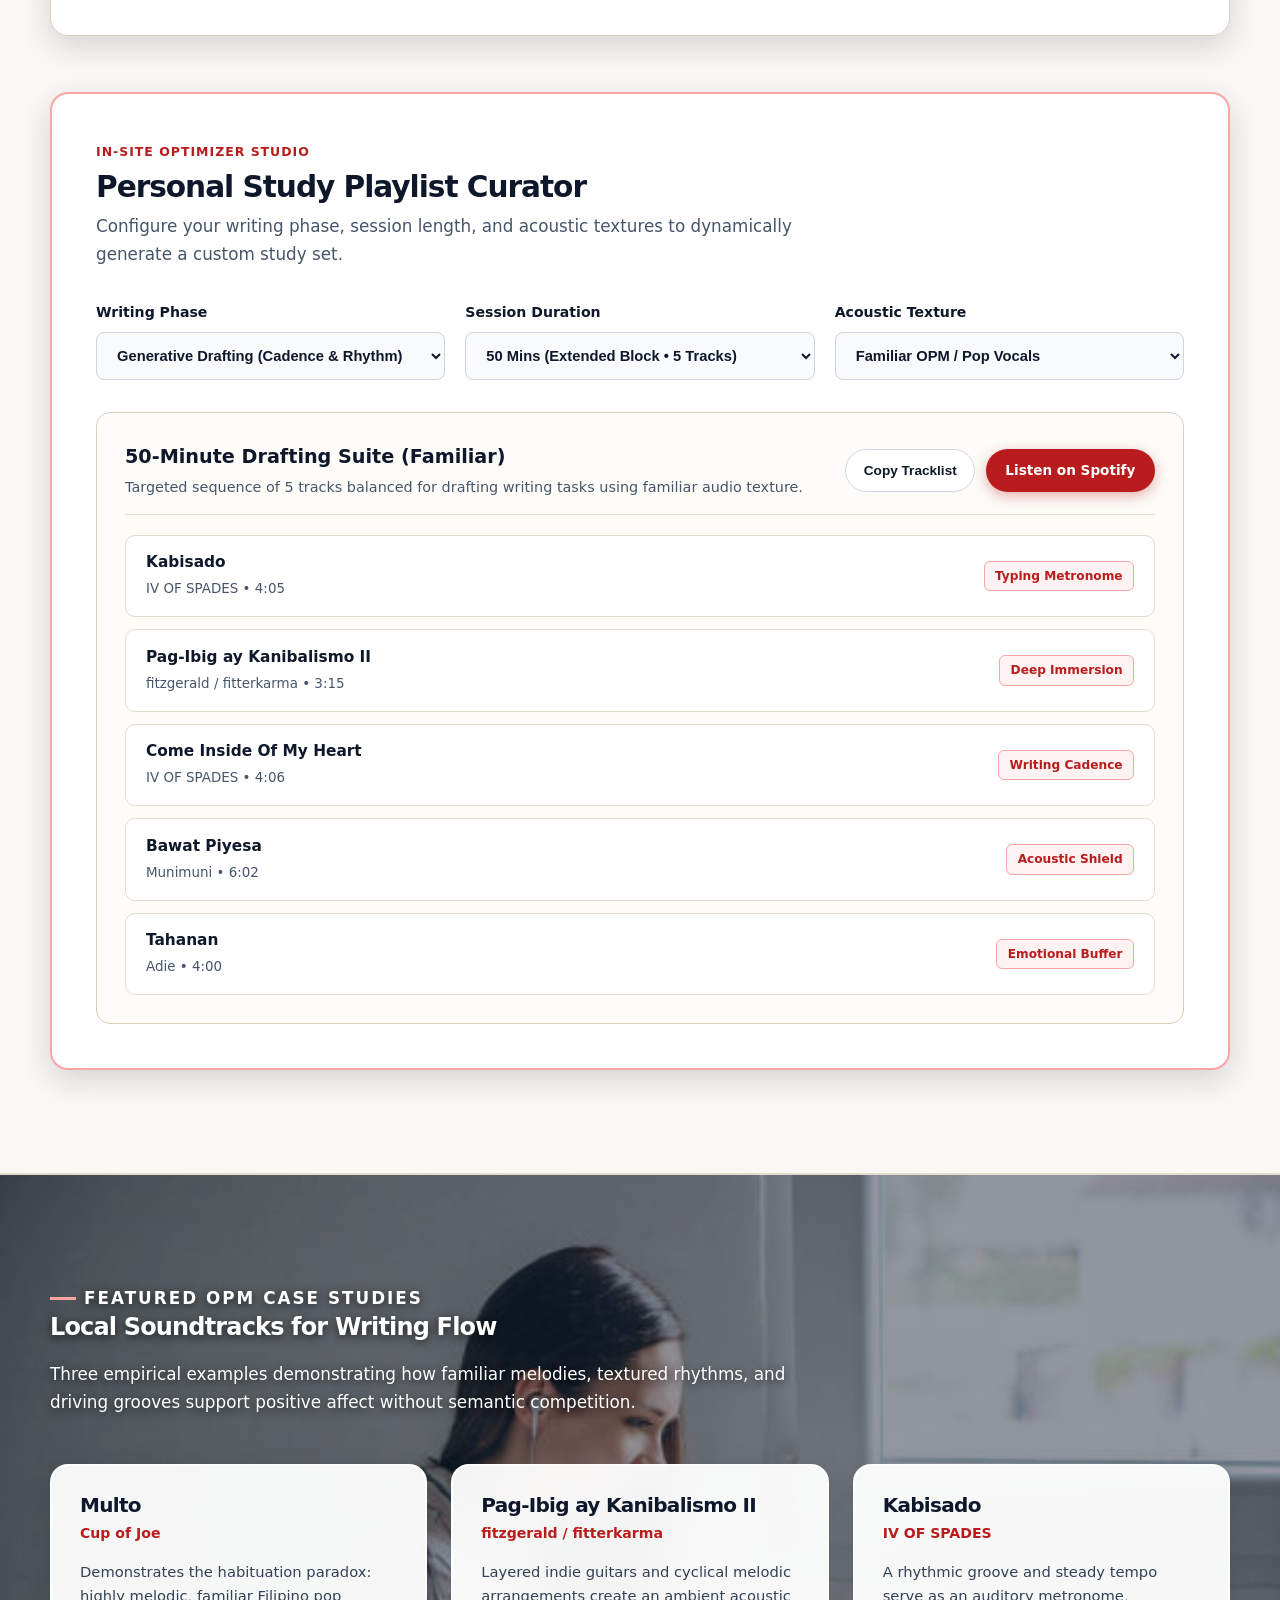
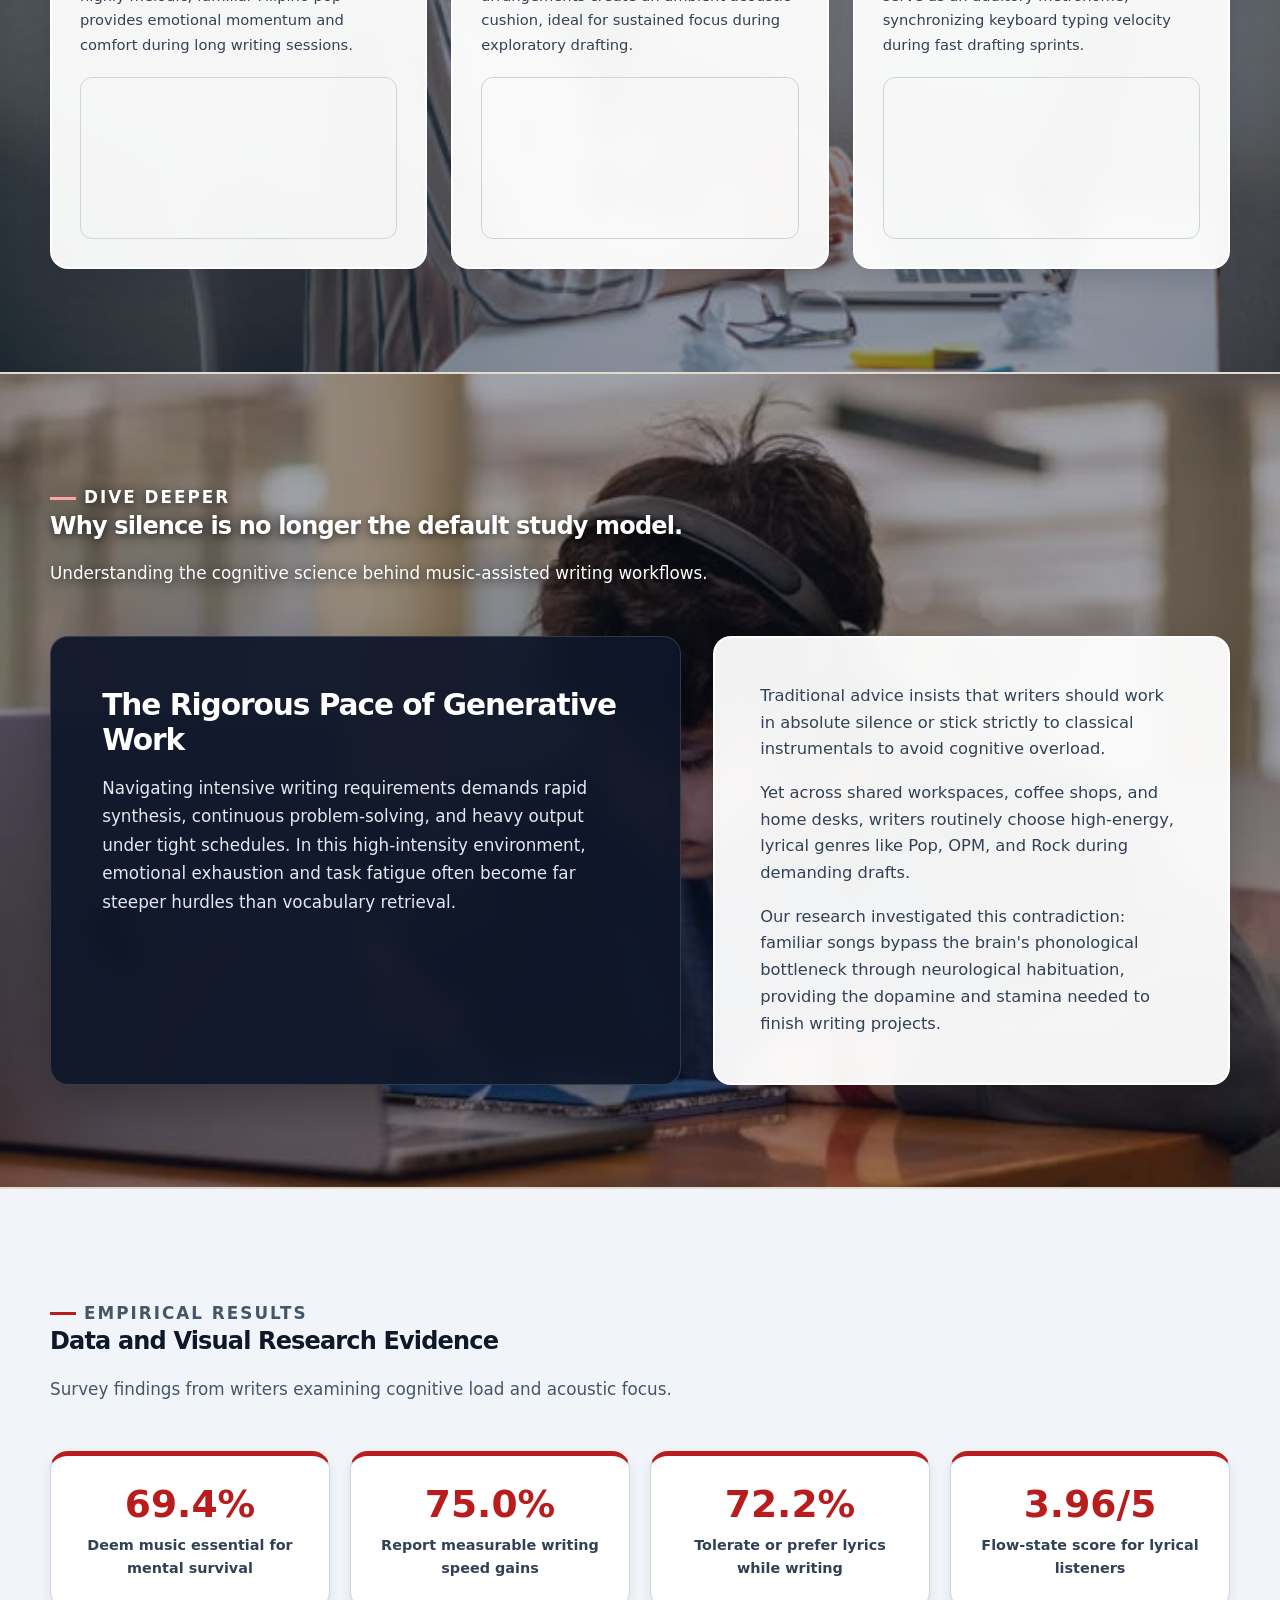
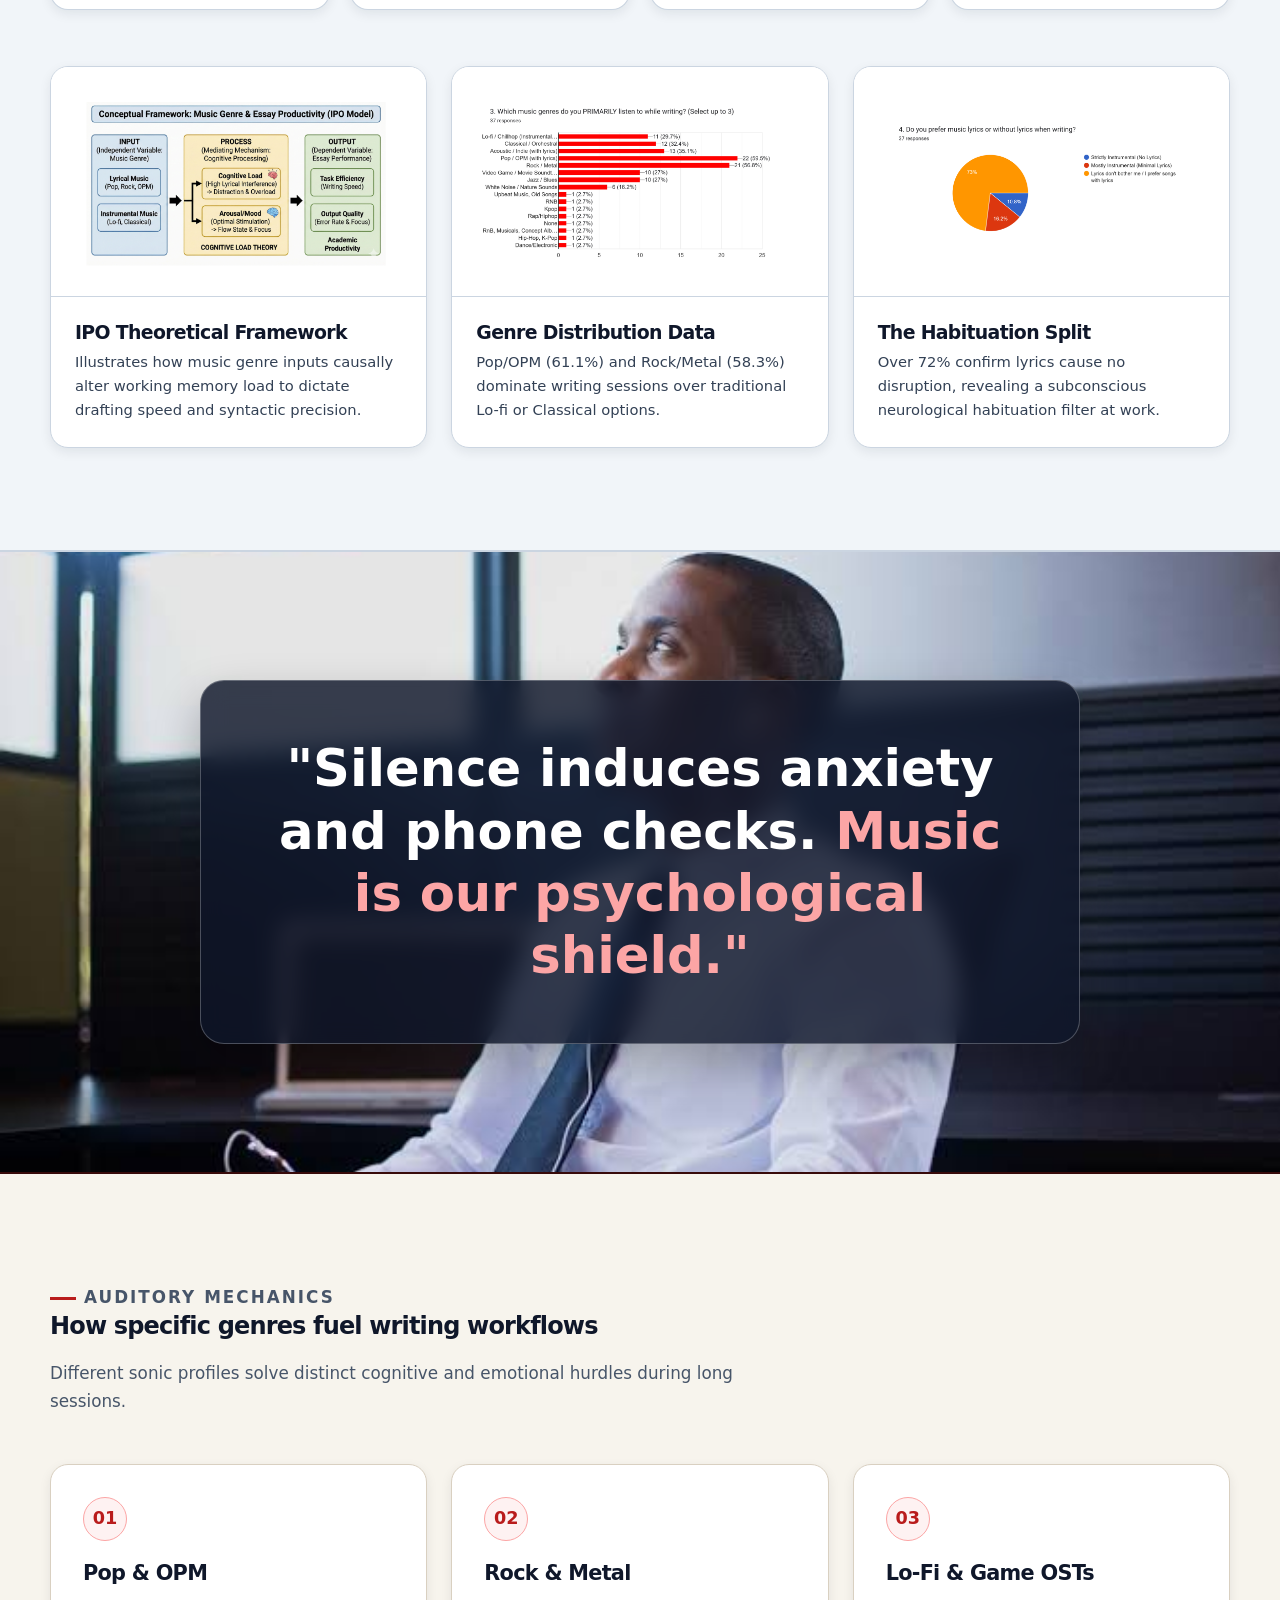
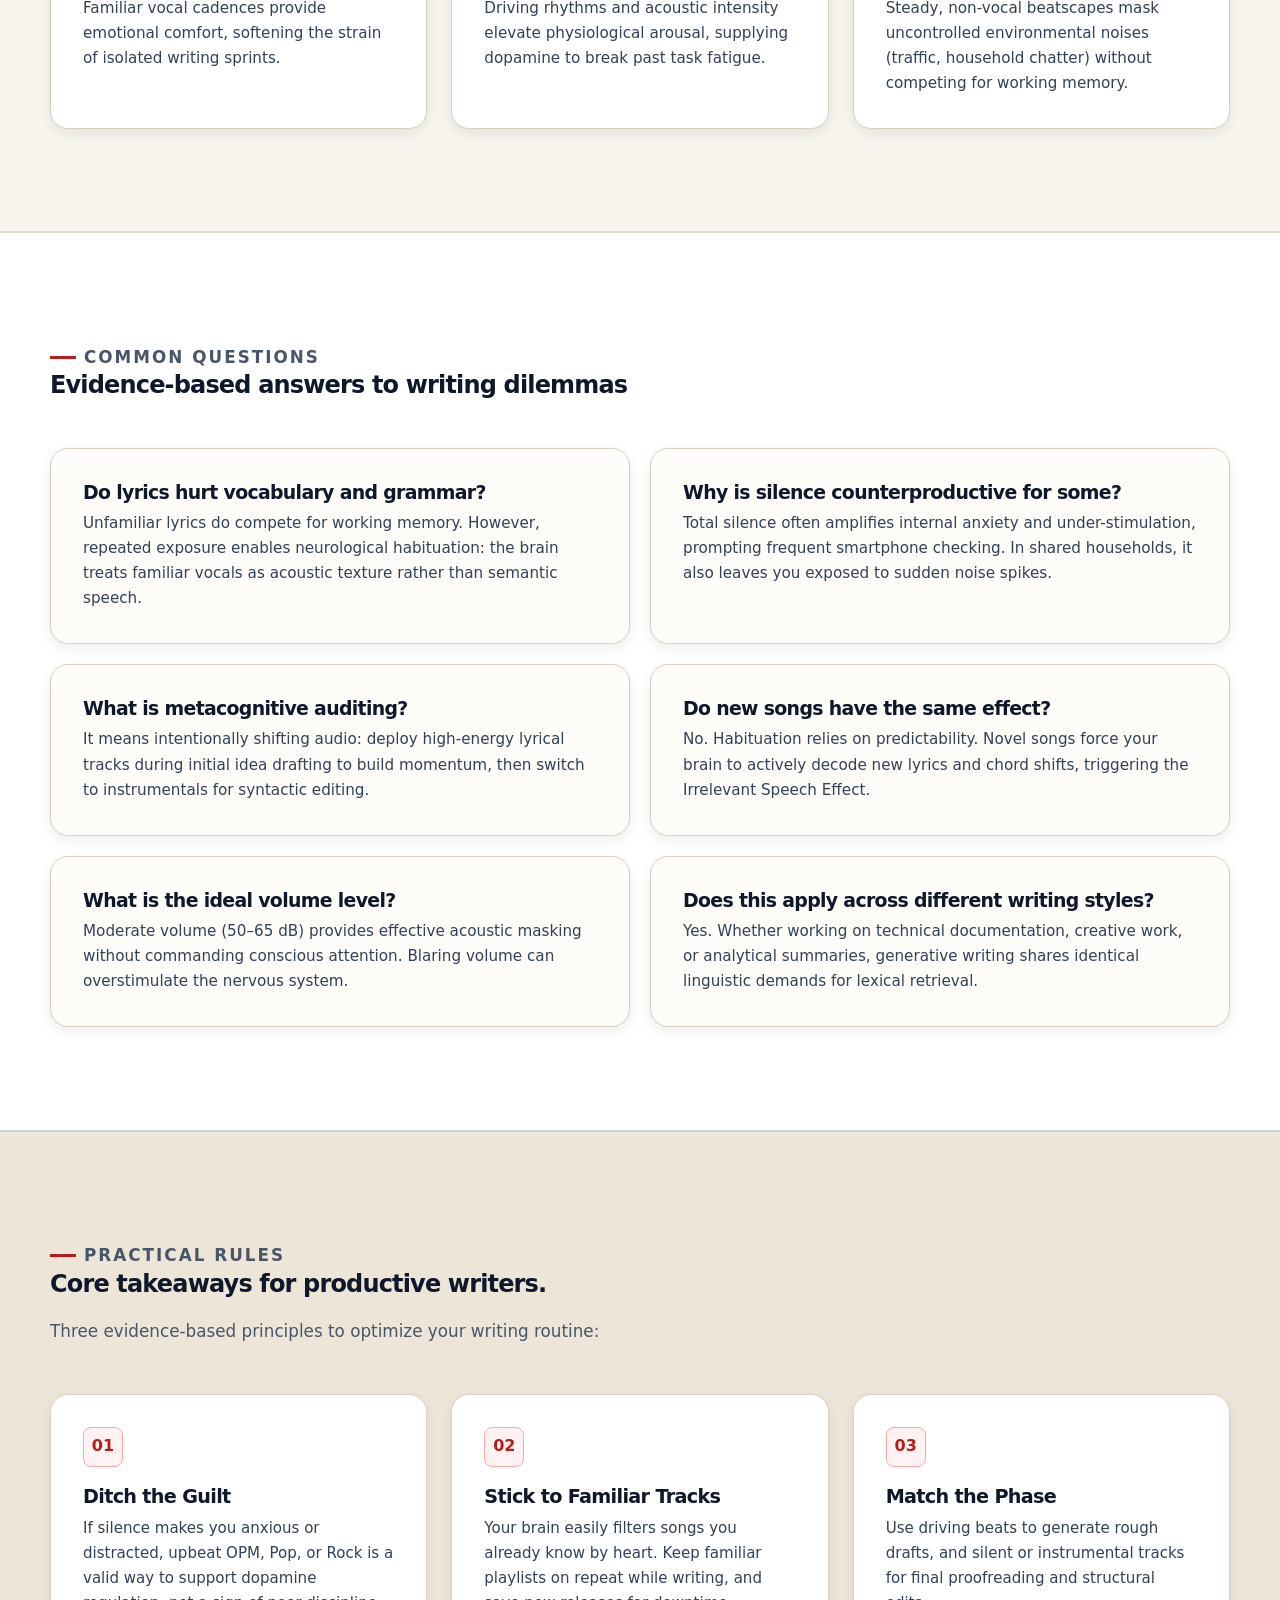
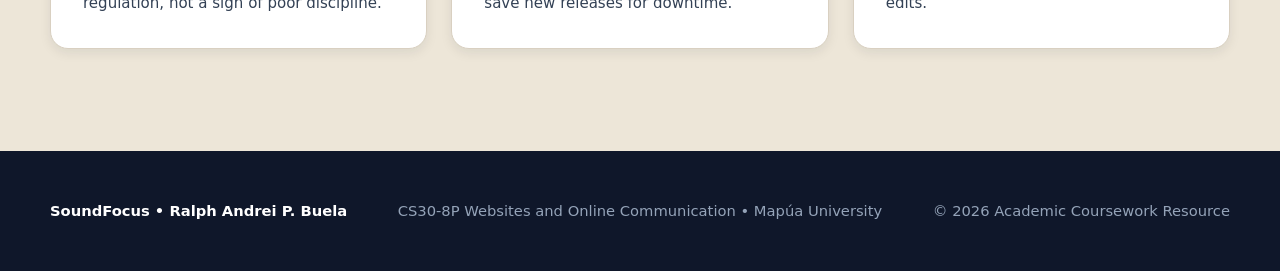
<file: index-seo-revisions.html>
<!DOCTYPE html>
<html lang="en">
<head>
    <meta charset="UTF-8">
    <meta name="viewport" content="width=device-width, initial-scale=1.0">
    
    <!-- Primary SEO Metadata -->
    <title>Music Optimizer for Writing & Focus Flow | SoundFocus</title>
    <meta name="description" content="Discover an intuitive music optimizer for writing. Match drafting and editing phases to curated acoustic textures to beat fatigue. Build your writing set now.">
    <meta name="keywords" content="music optimizer for writing, study playlist curator, focus music, writing flow, acoustic ergonomics, cognitive load, writing productivity">
    <meta name="author" content="Ralph Andrei P. Buela">
    <meta name="robots" content="index, follow, max-image-preview:large, max-snippet:-1">
    <link rel="canonical" href="https://ralphbuela.github.io/CS30-Web-Andrei/">

    <!-- Open Graph / Facebook -->
    <meta property="og:type" content="website">
    <meta property="og:url" content="https://ralphbuela.github.io/CS30-Web-Andrei/">
    <meta property="og:title" content="Music Optimizer for Writing & Focus Flow | SoundFocus">
    <meta property="og:description" content="Match drafting and editing phases to curated acoustic textures to defeat task friction. Build your personalized focus set now.">
    <meta property="og:image" content="assets/hero-bg.jpg">

    <!-- Twitter Cards -->
    <meta name="twitter:card" content="summary_large_image">
    <meta name="twitter:title" content="Music Optimizer for Writing & Focus Flow | SoundFocus">
    <meta name="twitter:description" content="Match drafting and editing phases to curated acoustic textures to defeat task friction. Build your personalized focus set now.">
    <meta name="twitter:image" content="assets/hero-bg.jpg">

    <!-- Structured Data (JSON-LD Schema) for Search Engines -->
    <script type="application/ld+json">
    {
      "@context": "https://schema.org",
      "@type": "WebApplication",
      "name": "SoundFocus",
      "applicationCategory": "ProductivityApplication",
      "operatingSystem": "All",
      "description": "An interactive study audio and focus music optimizer designed to curate acoustic tracks for generative writing workflows.",
      "author": {
        "@type": "Person",
        "name": "Ralph Andrei P. Buela"
      },
      "offers": {
        "@type": "Offer",
        "price": "0",
        "priceCurrency": "USD"
      }
    }
    </script>

    <!-- Google Analytics (gtag.js) -->
    <script async src="https://www.googletagmanager.com/gtag/js?id=G-9ZL88PVJR2"></script>
    <script>
      window.dataLayer = window.dataLayer || [];
      function gtag(){dataLayer.push(arguments);}
      gtag('js', new Date());
      gtag('config', 'G-9ZL88PVJR2');
    </script>

    <style>
/* =========================================================
   SOUNDFOCUS: REFRESHED VISUAL IDENTITY & COMPLETE STYLES
   Accent: Cardinal Red (#b91c1c) | Ink: Slate (#0f172a)
========================================================= */

*,
*::before,
*::after {
  box-sizing: border-box;
}

html {
  scroll-behavior: smooth;
  scroll-padding-top: 84px;
}

body {
  margin: 0;
  font-family:
    Inter,
    ui-sans-serif,
    system-ui,
    -apple-system,
    BlinkMacSystemFont,
    "Segoe UI",
    sans-serif;
  color: #0f172a;
  background-color: #f7f4ed;
  line-height: 1.65;
  -webkit-font-smoothing: antialiased;
}

img {
  display: block;
  max-width: 100%;
  height: auto;
}

a {
  color: inherit;
  text-decoration: none;
}

button,
a {
  -webkit-tap-highlight-color: transparent;
}

:focus-visible {
  outline: 3px solid #b91c1c;
  outline-offset: 4px;
}

.skip-link {
  position: absolute;
  top: -100px;
  left: 1rem;
  z-index: 999;
  padding: 0.75rem 1.25rem;
  background: #0f172a;
  color: #ffffff;
  font-weight: 700;
  border-radius: 0 0 8px 8px;
}

.skip-link:focus {
  top: 0;
}

/* Tokens */
:root {
  --ink: #0f172a;
  --ink-secondary: #334155;
  --muted: #475569;
  --white: #ffffff;

  --cardinal: #b91c1c;
  --cardinal-hover: #991b1b;
  --cardinal-soft: #fef2f2;
  --cardinal-border: #fca5a5;

  --bg-sand: #f7f4ed;
  --border-light: #e2dcd0;
  --border-card: #d9d0c1;
  --border-slate: #cbd5e1;

  --max-width: 1180px;
  --radius: 18px;
  --radius-sm: 8px;
  --shadow-sm: 0 4px 12px rgba(15, 23, 42, 0.08);
  --shadow-md: 0 10px 30px rgba(15, 23, 42, 0.16);
  --shadow-lg: 0 20px 45px rgba(0, 0, 0, 0.28);
}

.container {
  width: min(var(--max-width), calc(100% - 2.5rem));
  margin-inline: auto;
}

/* =========================================================
   TOP NAVIGATION BAR
========================================================= */
.site-header {
  position: sticky;
  top: 0;
  z-index: 100;
  background: rgba(247, 244, 237, 0.94);
  border-bottom: 2px solid var(--border-light);
  backdrop-filter: blur(14px);
}

.nav {
  min-height: 72px;
  display: flex;
  align-items: center;
  justify-content: space-between;
  gap: 1.5rem;
}

.brand {
  font-weight: 800;
  font-size: 1.35rem;
  letter-spacing: -0.03em;
  color: var(--ink);
  white-space: nowrap;
}

.brand span {
  color: var(--cardinal);
}

.nav-list {
  display: flex;
  align-items: center;
  gap: 1.25rem;
  list-style: none;
  margin: 0;
  padding: 0;
}

.nav-list a {
  font-size: 0.9rem;
  font-weight: 700;
  color: var(--ink-secondary);
  transition: color 150ms ease;
}

.nav-list a:hover {
  color: var(--cardinal);
}

/* =========================================================
   BUTTON STYLES
========================================================= */
.button {
  display: inline-flex;
  align-items: center;
  justify-content: center;
  min-height: 48px;
  padding: 0.8rem 1.4rem;
  border-radius: 999px;
  font-weight: 750;
  border: 2px solid transparent;
  cursor: pointer;
  font-size: 0.95rem;
  transition: all 160ms ease;
}

.button:hover {
  transform: translateY(-2px);
}

.button-primary {
  background: var(--cardinal);
  color: #ffffff !important;
  box-shadow: 0 4px 14px rgba(185, 28, 28, 0.35);
}

.button-primary:hover {
  background: var(--cardinal-hover);
}

.button-secondary {
  background: rgba(255, 255, 255, 0.92);
  color: var(--ink) !important;
  border: 1.5px solid var(--border-slate);
  backdrop-filter: blur(6px);
}

.button-secondary:hover {
  background: #ffffff;
  border-color: var(--ink);
}

/* =========================================================
   TYPOGRAPHY & SECTION SCAFFOLDING
========================================================= */
.section {
  padding: clamp(5rem, 8vw, 7.5rem) 0;
  position: relative;
}

.section-heading {
  max-width: 760px;
  margin-bottom: 3rem;
}

.section-heading p {
  margin: 0.5rem 0 0;
  color: var(--muted);
  font-size: 1.05rem;
}

.eyebrow {
  display: inline-flex;
  align-items: center;
  gap: 0.5rem;
  margin: 0 0 1rem;
  color: var(--cardinal);
  font-size: 0.82rem;
  font-weight: 800;
  text-transform: uppercase;
  letter-spacing: 0.12em;
}

.eyebrow::before {
  content: "";
  width: 26px;
  height: 3px;
  background: var(--cardinal);
}

h1, h2, h3, h4 {
  margin-top: 0;
  color: var(--ink);
  line-height: 1.18;
  letter-spacing: -0.035em;
}

/* =========================================================
   1. HERO: PROMINENT VISIBLE H1 & OPTIMIZED METRICS
========================================================= */
.hero {
  position: relative;
  background: url("./assets/hero-bg.jpg") center 30% / cover no-repeat;
  padding: clamp(6rem, 10vw, 9rem) 0 clamp(4.5rem, 8vw, 7rem);
  border-bottom: 2px solid var(--border-light);
}

.hero-glass-box {
  max-width: 860px;
  margin-inline: auto;
  background: rgba(255, 255, 255, 0.95);
  backdrop-filter: blur(14px);
  padding: clamp(2.5rem, 5vw, 4rem);
  border-radius: 24px;
  border: 2px solid rgba(255, 255, 255, 0.95);
  box-shadow: var(--shadow-lg);
  display: flex;
  flex-direction: column;
  align-items: center;
  text-align: center;
}

h1 {
  margin-bottom: 1.25rem;
  font-size: clamp(2.3rem, 5vw, 3.8rem);
  font-weight: 850;
  color: var(--ink);
  letter-spacing: -0.04em;
  display: block !important;
  visibility: visible !important;
}

.hero-copy {
  max-width: 720px;
  margin: 0 auto 2rem;
  font-size: clamp(1.05rem, 1.8vw, 1.2rem);
  color: var(--ink-secondary);
  line-height: 1.65;
}

.hero-actions {
  display: flex;
  justify-content: center;
  align-items: center;
  flex-wrap: wrap;
  gap: 1rem;
}

/* =========================================================
   2. PRIMARY OPTIMIZER & CURATOR WORKSPACE
========================================================= */
.section-optimizer {
  background-color: #faf8f4;
  border-bottom: 2px solid var(--border-light);
}

.configurator-wrap {
  background: var(--white);
  border: 1.5px solid var(--border-card);
  border-radius: var(--radius);
  padding: clamp(1.75rem, 4vw, 2.75rem);
  box-shadow: var(--shadow-md);
  margin-bottom: 3.5rem;
}

.config-tabs {
  display: flex;
  flex-wrap: wrap;
  gap: 0.65rem;
  margin-bottom: 1.75rem;
  justify-content: center;
}

.config-btn {
  background: #f1f5f9;
  border: 1.5px solid var(--border-slate);
  color: var(--ink);
  padding: 0.65rem 1.25rem;
  border-radius: 999px;
  font-size: 0.9rem;
  font-weight: 750;
  cursor: pointer;
  transition: all 160ms ease;
}

.config-btn:hover,
.config-btn.active {
  background: var(--cardinal);
  color: #ffffff;
  border-color: var(--cardinal);
  box-shadow: 0 4px 12px rgba(185, 28, 28, 0.25);
}

.config-box {
  background: #fdfcf9;
  border: 1.5px solid var(--border-light);
  border-radius: 12px;
  padding: 2rem;
}

.config-tag {
  display: inline-block;
  font-size: 0.78rem;
  font-weight: 800;
  text-transform: uppercase;
  letter-spacing: 0.08em;
  color: var(--cardinal);
  margin-bottom: 0.5rem;
}

.config-box h3 {
  font-size: 1.4rem;
  margin-bottom: 0.5rem;
  color: var(--ink);
}

.config-box p {
  color: var(--ink-secondary);
  font-size: 1rem;
  margin: 0;
}

.config-actions {
  display: flex;
  gap: 0.85rem;
  flex-wrap: wrap;
  margin-top: 1.5rem;
}

/* In-Site Custom Curator Box */
.curator-widget {
  background: #ffffff;
  border: 2px solid var(--cardinal-border);
  border-radius: var(--radius);
  padding: clamp(1.75rem, 4vw, 2.75rem);
  box-shadow: var(--shadow-md);
}

.curator-form-grid {
  display: grid;
  grid-template-columns: repeat(3, 1fr);
  gap: 1.25rem;
  margin-bottom: 2rem;
}

.curator-field {
  display: flex;
  flex-direction: column;
  gap: 0.5rem;
}

.curator-field label {
  font-size: 0.88rem;
  font-weight: 750;
  color: var(--ink);
}

.curator-field select {
  width: 100%;
  min-height: 48px;
  padding: 0.7rem 1rem;
  border-radius: var(--radius-sm);
  border: 1.5px solid var(--border-slate);
  background-color: #f8fafc;
  color: var(--ink);
  font-size: 0.92rem;
  font-weight: 600;
  outline: none;
  transition: border-color 150ms ease;
}

.curator-field select:focus {
  border-color: var(--cardinal);
}

.curator-results {
  background: #fdfcf9;
  border: 1.5px solid var(--border-card);
  border-radius: 14px;
  padding: 1.75rem;
}

.curator-header {
  display: flex;
  justify-content: space-between;
  align-items: center;
  flex-wrap: wrap;
  gap: 1rem;
  margin-bottom: 1.25rem;
  border-bottom: 1.5px solid var(--border-light);
  padding-bottom: 0.85rem;
}

.playlist-track-list {
  list-style: none;
  margin: 0;
  padding: 0;
  display: flex;
  flex-direction: column;
  gap: 0.75rem;
}

.playlist-track-item {
  display: flex;
  justify-content: space-between;
  align-items: center;
  background: var(--white);
  border: 1.5px solid var(--border-light);
  padding: 0.9rem 1.25rem;
  border-radius: 10px;
}

.track-details strong {
  display: block;
  font-size: 0.96rem;
  color: var(--ink);
}

.track-details span {
  font-size: 0.84rem;
  color: var(--muted);
}

.track-badge {
  font-size: 0.76rem;
  font-weight: 750;
  color: var(--cardinal);
  background: var(--cardinal-soft);
  border: 1px solid var(--cardinal-border);
  padding: 0.25rem 0.65rem;
  border-radius: 6px;
}

/* =========================================================
   3. FEATURED OPM TRACKS (tracks-bg.jpg)
========================================================= */
.section-track {
  position: relative;
  background: url("./assets/tracks-bg.jpg") center / cover no-repeat;
  border-bottom: 2px solid var(--border-light);
}

.section-track::before {
  content: "";
  position: absolute;
  inset: 0;
  background: rgba(15, 23, 42, 0.45);
  pointer-events: none;
}

.section-track .container {
  position: relative;
  z-index: 2;
}

.section-track .section-heading h2,
.section-track .section-heading p {
  color: #ffffff !important;
  text-shadow: 0 2px 10px rgba(0, 0, 0, 0.7);
}

.section-track .eyebrow {
  color: #fca5a5;
}

.section-track .eyebrow::before {
  background: #fca5a5;
}

.tracks-grid-3 {
  display: grid;
  grid-template-columns: repeat(3, 1fr);
  gap: 1.5rem;
}

.track-box {
  background: rgba(255, 255, 255, 0.95);
  backdrop-filter: blur(12px);
  border: 2px solid rgba(255, 255, 255, 0.9);
  border-radius: var(--radius);
  padding: 1.75rem;
  box-shadow: var(--shadow-md);
  display: flex;
  flex-direction: column;
  justify-content: space-between;
}

.track-info h3 {
  font-size: 1.25rem;
  margin-bottom: 0.25rem;
  color: var(--ink);
}

.track-info .artist {
  font-size: 0.88rem;
  font-weight: 800;
  color: var(--cardinal);
  margin-bottom: 0.6rem;
}

.track-info p {
  font-size: 0.92rem;
  color: var(--ink-secondary);
  margin-bottom: 1.25rem;
}

.spotify-container {
  border-radius: 12px;
  overflow: hidden;
  border: 1.5px solid var(--border-slate);
}

/* =========================================================
   4. DIVE DEEPER: RESEARCH BACKGROUND (deep-bg.jpg)
========================================================= */
.section-background {
  position: relative;
  background: url("./assets/deep-bg.jpg") center / cover no-repeat;
  border-bottom: 2px solid var(--border-light);
}

.section-background::before {
  content: "";
  position: absolute;
  inset: 0;
  background: rgba(15, 23, 42, 0.4);
  pointer-events: none;
}

.section-background .container {
  position: relative;
  z-index: 2;
}

.section-background .section-heading h2,
.section-background .section-heading p {
  color: #ffffff !important;
  text-shadow: 0 2px 10px rgba(0, 0, 0, 0.7);
}

.section-background .eyebrow {
  color: #fca5a5;
}

.section-background .eyebrow::before {
  background: #fca5a5;
}

.intro-grid {
  display: grid;
  grid-template-columns: 1.1fr 0.9fr;
  gap: 2rem;
  align-items: stretch;
}

.statement {
  padding: clamp(2rem, 4vw, 3.25rem);
  background: rgba(15, 23, 42, 0.94);
  backdrop-filter: blur(12px);
  color: #ffffff;
  border: 1.5px solid rgba(255, 255, 255, 0.15);
  border-radius: var(--radius);
  box-shadow: var(--shadow-lg);
}

.statement h2 {
  color: #ffffff;
  font-size: 1.85rem;
  margin-bottom: 1rem;
}

.statement p {
  margin: 0;
  color: #e2e8f0;
  font-size: 1.05rem;
  line-height: 1.7;
}

.intro-text {
  background: rgba(255, 255, 255, 0.95);
  backdrop-filter: blur(12px);
  border: 2px solid rgba(255, 255, 255, 0.9);
  border-radius: var(--radius);
  padding: clamp(2rem, 3.5vw, 3rem);
  box-shadow: var(--shadow-lg);
  display: flex;
  flex-direction: column;
  justify-content: center;
}

.intro-text p {
  margin-top: 0;
  color: var(--ink-secondary);
  font-size: 1.02rem;
  line-height: 1.65;
}

.intro-text p:last-child {
  margin-bottom: 0;
}

/* =========================================================
   5. EMPIRICAL EVIDENCE & DATA GALLERY
========================================================= */
.section-evidence {
  background-color: #f1f5f9;
  border-bottom: 2px solid var(--border-slate);
}

.metrics-row {
  display: grid;
  grid-template-columns: repeat(4, 1fr);
  gap: 1.25rem;
  margin-bottom: 3.5rem;
}

.metric-card {
  padding: 1.75rem 1.25rem;
  background: var(--white);
  border: 1.5px solid var(--border-slate);
  border-top: 5px solid var(--cardinal);
  border-radius: var(--radius);
  text-align: center;
  box-shadow: var(--shadow-sm);
}

.metric-value {
  font-size: 2.35rem;
  font-weight: 850;
  color: var(--cardinal);
  line-height: 1.1;
}

.metric-card p {
  margin: 0.5rem 0 0;
  font-size: 0.9rem;
  font-weight: 700;
  color: var(--ink-secondary);
}

.visuals-grid {
  display: grid;
  grid-template-columns: repeat(3, 1fr);
  gap: 1.5rem;
}

.visual-card {
  background: var(--white);
  border: 1.5px solid var(--border-slate);
  border-radius: var(--radius);
  overflow: hidden;
  box-shadow: var(--shadow-sm);
  display: flex;
  flex-direction: column;
}

.visual-card img {
  width: 100%;
  height: 230px;
  object-fit: contain;
  background: #ffffff;
  padding: 1.25rem;
  border-bottom: 1px solid var(--border-slate);
}

.visual-content {
  padding: 1.5rem;
}

.visual-content h3 {
  font-size: 1.18rem;
  margin-bottom: 0.4rem;
  color: var(--ink);
}

.visual-content p {
  margin: 0;
  color: var(--ink-secondary);
  font-size: 0.92rem;
}

/* =========================================================
   6. STATEMENT QUOTE BANNER (quote-bg.jpg)
========================================================= */
.quote-section {
  position: relative;
  background: url("./assets/quote-bg.jpg") center 25% / cover no-repeat;
  padding: clamp(6rem, 10vw, 8.5rem) 0;
  text-align: center;
  border-bottom: 2px solid #380a0a;
}

.quote-glass-box {
  max-width: 880px;
  margin: 0 auto;
  background: rgba(15, 23, 42, 0.82);
  backdrop-filter: blur(12px);
  padding: clamp(2rem, 5vw, 3.5rem);
  border-radius: 24px;
  border: 1.5px solid rgba(255, 255, 255, 0.25);
  box-shadow: var(--shadow-lg);
}

blockquote {
  margin: 0;
}

blockquote p {
  margin: 0;
  color: #ffffff;
  font-size: clamp(1.9rem, 4.5vw, 3.2rem);
  font-weight: 800;
  line-height: 1.22;
}

blockquote p span {
  color: #fca5a5;
}

/* =========================================================
   7. GENRE PROFILES (Warm Oat Canvas)
========================================================= */
.section-genres {
  background-color: var(--bg-sand);
  border-bottom: 2px solid var(--border-light);
}

.journey-grid {
  display: grid;
  grid-template-columns: repeat(3, 1fr);
  gap: 1.5rem;
}

.journey-card {
  position: relative;
  min-height: 250px;
  padding: 2rem;
  background: var(--white);
  border: 1.5px solid var(--border-card);
  border-radius: var(--radius);
  box-shadow: var(--shadow-sm);
}

.journey-number {
  display: inline-flex;
  align-items: center;
  justify-content: center;
  width: 44px;
  height: 44px;
  margin-bottom: 1.25rem;
  border-radius: 50%;
  background: var(--cardinal-soft);
  color: var(--cardinal);
  font-weight: 850;
  font-size: 1.1rem;
  border: 1px solid var(--cardinal-border);
}

.journey-card h3 {
  font-size: 1.3rem;
  margin-bottom: 0.65rem;
  color: var(--ink);
}

.journey-card p {
  margin: 0;
  color: var(--ink-secondary);
  font-size: 0.95rem;
}

/* =========================================================
   8. FAQS (Clean White Card Tiles)
========================================================= */
.section-faq {
  background-color: var(--white);
  border-bottom: 2px solid var(--border-slate);
}

.faq-grid {
  display: grid;
  grid-template-columns: repeat(2, 1fr);
  gap: 1.25rem;
}

.faq-card {
  padding: 2rem;
  background: #fdfcf9;
  border: 1.5px solid var(--border-card);
  border-radius: var(--radius);
  box-shadow: var(--shadow-sm);
}

.faq-card h3 {
  font-size: 1.18rem;
  margin-bottom: 0.5rem;
  color: var(--ink);
}

.faq-card p {
  margin: 0;
  color: var(--ink-secondary);
  font-size: 0.95rem;
}

/* =========================================================
   9. TAKEAWAYS (Parchment Summary Base)
========================================================= */
.section-takeaways {
  background-color: #ede6d8;
}

.takeaways-3-col {
  display: grid;
  grid-template-columns: repeat(3, 1fr);
  gap: 1.5rem;
}

.takeaway-block {
  background: var(--white);
  border: 1.5px solid var(--border-card);
  border-radius: var(--radius);
  padding: 2rem;
  box-shadow: var(--shadow-sm);
}

.takeaway-block span {
  display: inline-flex;
  align-items: center;
  justify-content: center;
  width: 40px;
  height: 40px;
  background: var(--cardinal-soft);
  color: var(--cardinal);
  font-weight: 850;
  border-radius: 8px;
  margin-bottom: 1.2rem;
  border: 1px solid var(--cardinal-border);
}

.takeaway-block h4 {
  font-size: 1.2rem;
  margin-bottom: 0.5rem;
  color: var(--ink);
}

.takeaway-block p {
  color: var(--ink-secondary);
  font-size: 0.94rem;
  margin: 0;
}

/* =========================================================
   FOOTER (Deep Slate Ink)
========================================================= */
footer {
  padding: 3rem 0;
  background: #0f172a;
  color: #94a3b8;
}

.footer-grid {
  display: flex;
  align-items: center;
  justify-content: space-between;
  gap: 1rem;
}

footer strong {
  color: #ffffff;
}

footer p {
  margin: 0;
  font-size: 0.92rem;
}

/* =========================================================
   RESPONSIVE DESIGN BREAKPOINTS
========================================================= */
@media (max-width: 1000px) {
  .metrics-row,
  .visuals-grid,
  .tracks-grid-3,
  .journey-grid,
  .takeaways-3-col,
  .curator-form-grid {
    grid-template-columns: 1fr 1fr;
  }
}

@media (max-width: 800px) {
  .nav-list {
    display: none;
  }

  .intro-grid,
  .visuals-grid,
  .tracks-grid-3,
  .journey-grid,
  .faq-grid,
  .takeaways-3-col,
  .curator-form-grid {
    grid-template-columns: 1fr;
  }

  .hero {
    padding-top: 4rem;
  }
}

@media (max-width: 560px) {
  .container {
    width: min(var(--max-width), calc(100% - 1.25rem));
  }

  h1 {
    font-size: clamp(2.1rem, 9.5vw, 3rem);
  }

  .hero-actions {
    flex-direction: column;
    width: 100%;
  }

  .button {
    width: 100%;
  }

  .metrics-row {
    grid-template-columns: 1fr;
  }

  .playlist-track-item {
    flex-direction: column;
    align-items: flex-start;
    gap: 0.4rem;
  }

  .footer-grid {
    align-items: flex-start;
    flex-direction: column;
  }
}

@media (prefers-reduced-motion: reduce) {
  html {
    scroll-behavior: auto;
  }
  *,
  *::before,
  *::after {
    transition: none !important;
  }
}
    </style>
</head>

<body>
    <a class="skip-link" href="#main-content">Skip to main content</a>

    <!-- Top Navigation Header -->
    <header class="site-header">
        <div class="container nav">
            <a class="brand" href="#">
                Sound<span>Focus</span>
            </a>
            <nav aria-label="Primary navigation">
                <ul class="nav-list">
                    <li><a href="#optimizer">Audio Engine</a></li>
                    <li><a href="#curator">Playlist Curator</a></li>
                    <li><a href="#tracks">Featured Tracks</a></li>
                    <li><a href="#dive-deeper">Why It Works</a></li>
                    <li><a href="#evidence">Empirical Data</a></li>
                    <li><a href="#faq">FAQ</a></li>
                    <li><a href="#takeaways">Takeaways</a></li>
                </ul>
            </nav>
        </div>
    </header>

    <main id="main-content">
        <!-- =====================================================
             1. HERO SECTION (PROMINENT H1 HEADER)
        ====================================================== -->
        <section class="hero" aria-labelledby="hero-title">
            <div class="container">
                <div class="hero-glass-box">
                    <p class="eyebrow">Study Audio Optimizer • Custom Playlist Engine</p>
                    <h1 id="hero-title">
                        Music Optimizer for Writing & Deep Focus Flow
                    </h1>
                    <p class="hero-copy">
                        SoundFocus is an interactive <strong>music optimizer for writing</strong> and custom playlist curator. Synchronize drafting and editing phases to curated acoustic textures that defeat task friction and sustain uninterrupted momentum.
                    </p>
                    <div class="hero-actions">
                        <a class="button button-primary" href="#curator">
                            Build Custom Playlist
                        </a>
                        <a class="button button-secondary" href="#optimizer">
                            Quick State Presets
                        </a>
                        <a class="button button-secondary" href="#tracks">
                            Featured Music
                        </a>
                    </div>
                </div>
            </div>
        </section>

        <!-- =====================================================
             2. PRIMARY SUITE: AUDIO ENGINE & CURATOR
        ====================================================== -->
        <section class="section section-optimizer" id="optimizer" aria-labelledby="optimizer-title">
            <div class="container">
                
                <!-- Quick Focus Preset Switcher (Widget 1) -->
                <div class="section-heading">
                    <p class="eyebrow">Instant State Presets</p>
                    <h2 id="optimizer-title">Focus Audio Engine</h2>
                    <p>
                        Select your current cognitive state to instantly retrieve an evidence-backed auditory profile.
                    </p>
                </div>

                <div class="configurator-wrap">
                    <div class="config-tabs" role="tablist">
                        <button class="config-btn active" onclick="setProfile('burnout', this)">Exhausted / Low Energy</button>
                        <button class="config-btn" onclick="setProfile('drafting', this)">Fast Drafting Sprint</button>
                        <button class="config-btn" onclick="setProfile('editing', this)">Proofreading / Syntax</button>
                        <button class="config-btn" onclick="setProfile('ambient', this)">Noisy Living Space</button>
                    </div>

                    <div class="config-box">
                        <span class="config-tag" id="cfg-tag">High Cortical Arousal</span>
                        <h3 id="cfg-title">Energetic Rock & High-Tempo Pop</h3>
                        <p id="cfg-desc">
                            When experiencing mental fatigue, your baseline requires upregulation. Fast-tempo Pop, OPM, or Rock generates dopamine, mitigates burnout, and breaks initial task resistance.
                        </p>
                        <div class="config-actions">
                            <a class="button button-primary" id="cfg-yt" href="https://www.youtube.com/results?search_query=opm+rock+study+playlist" target="_blank" rel="noopener noreferrer">
                                Open on YouTube
                            </a>
                            <a class="button button-secondary" id="cfg-sp" href="https://open.spotify.com/search/opm%20rock%20high%20energy" target="_blank" rel="noopener noreferrer">
                                Open on Spotify
                            </a>
                        </div>
                    </div>
                </div>

                <!-- Custom In-Site Playlist Curator (Widget 2) -->
                <div class="curator-widget" id="curator">
                    <div class="section-heading" style="margin-bottom: 2rem;">
                        <span class="config-tag">In-Site Optimizer Studio</span>
                        <h2 style="font-size: 1.85rem; margin-bottom: 0.5rem;">Personal Study Playlist Curator</h2>
                        <p>Configure your writing phase, session length, and acoustic textures to dynamically generate a custom study set.</p>
                    </div>

                    <form class="curator-form-grid" id="curator-form" onsubmit="generateCustomPlaylist(event)">
                        <div class="curator-field">
                            <label for="workload-phase">Writing Phase</label>
                            <select id="workload-phase">
                                <option value="ideation">Brainstorming & Outline (High Arousal)</option>
                                <option value="drafting" selected>Generative Drafting (Cadence & Rhythm)</option>
                                <option value="revising">Proofreading & Syntax (Minimal Load)</option>
                            </select>
                        </div>

                        <div class="curator-field">
                            <label for="session-duration">Session Duration</label>
                            <select id="session-duration">
                                <option value="25">25 Mins (Pomodoro Sprint • 3 Tracks)</option>
                                <option value="50" selected>50 Mins (Extended Block • 5 Tracks)</option>
                                <option value="90">90 Mins (Endurance Marathon • 8 Tracks)</option>
                            </select>
                        </div>

                        <div class="curator-field">
                            <label for="vocal-preference">Acoustic Texture</label>
                            <select id="vocal-preference">
                                <option value="familiar" selected>Familiar OPM / Pop Vocals</option>
                                <option value="instrumental">Pure Instrumental / Zero Vocals</option>
                                <option value="hybrid">Dynamic Hybrid (Rhythmic Beats)</option>
                            </select>
                        </div>
                    </form>

                    <div class="curator-results" aria-live="polite">
                        <div class="curator-header">
                            <div>
                                <strong id="curator-plan-name" style="font-size: 1.2rem; color: var(--ink);">50-Minute Drafting Flow Set</strong>
                                <p id="curator-plan-desc" style="font-size: 0.9rem; color: var(--muted); margin: 0.25rem 0 0;">
                                    Cadence-matched tracks to sustain writing speed and keep the phonological loop habituated.
                                </p>
                            </div>
                            <div style="display: flex; gap: 0.65rem; flex-wrap: wrap;">
                                <button type="button" class="button button-secondary" onclick="copyPlaylistToClipboard()" style="min-height: 40px; padding: 0.5rem 1.1rem; font-size: 0.85rem;">
                                    Copy Tracklist
                                </button>
                                <a id="curator-export-spotify" class="button button-primary" href="https://open.spotify.com/search/upbeat%20opm" target="_blank" rel="noopener noreferrer" style="min-height: 40px; padding: 0.5rem 1.1rem; font-size: 0.85rem;">
                                    Listen on Spotify
                                </a>
                            </div>
                        </div>

                        <ul class="playlist-track-list" id="curator-track-list">
                            <!-- Populated dynamically across Phase + Duration + Texture -->
                        </ul>
                    </div>
                </div>

            </div>
        </section>

        <!-- =====================================================
             3. FEATURED OPM TRACKS (VIBRANT PHOTO 2)
        ====================================================== -->
        <section class="section section-track" id="tracks" aria-labelledby="tracks-title">
            <div class="container">
                <div class="section-heading">
                    <p class="eyebrow">Featured OPM Case Studies</p>
                    <h2 id="tracks-title">Local Soundtracks for Writing Flow</h2>
                    <p>
                        Three empirical examples demonstrating how familiar melodies, textured rhythms, and driving grooves support positive affect without semantic competition.
                    </p>
                </div>

                <div class="tracks-grid-3">
                    <!-- Track 1: Multo -->
                    <article class="track-box">
                        <div class="track-info">
                            <h3>Multo</h3>
                            <div class="artist">Cup of Joe</div>
                            <p>
                                Demonstrates the habituation paradox: highly melodic, familiar Filipino pop provides emotional momentum and comfort during long writing sessions.
                            </p>
                        </div>
                        <div class="spotify-container">
                            <iframe
                                style="border-radius: 12px;"
                                src="https://open.spotify.com/embed/track/5tlb0AxuzsMWL2GtEppXGX?utm_source=generator&theme=0"
                                width="100%"
                                height="152"
                                frameBorder="0"
                                allowfullscreen=""
                                allow="autoplay; clipboard-write; encrypted-media; fullscreen; picture-in-picture"
                                loading="lazy"
                                title="Cup of Joe - Multo Spotify Player">
                            </iframe>
                        </div>
                    </article>

                    <!-- Track 2: Pag-Ibig ay Kanibalismo II -->
                    <article class="track-box">
                        <div class="track-info">
                            <h3>Pag-Ibig ay Kanibalismo II</h3>
                            <div class="artist">fitzgerald / fitterkarma</div>
                            <p>
                                Layered indie guitars and cyclical melodic arrangements create an ambient acoustic cushion, ideal for sustained focus during exploratory drafting.
                            </p>
                        </div>
                        <div class="spotify-container">
                            <iframe
                                style="border-radius: 12px;"
                                src="https://open.spotify.com/embed/track/1I44TjvgnOjZTxaGs0E44W?utm_source=generator&theme=0"
                                width="100%"
                                height="152"
                                frameBorder="0"
                                allowfullscreen=""
                                allow="autoplay; clipboard-write; encrypted-media; fullscreen; picture-in-picture"
                                loading="lazy"
                                title="Pag-Ibig ay Kanibalismo II Spotify Player">
                            </iframe>
                        </div>
                    </article>

                    <!-- Track 3: Kabisado -->
                    <article class="track-box">
                        <div class="track-info">
                            <h3>Kabisado</h3>
                            <div class="artist">IV OF SPADES</div>
                            <p>
                                A rhythmic groove and steady tempo serve as an auditory metronome, synchronizing keyboard typing velocity during fast drafting sprints.
                            </p>
                        </div>
                        <div class="spotify-container">
                            <iframe
                                style="border-radius: 12px;"
                                src="https://open.spotify.com/embed/track/4z928BtE4j1bjhcX9RU44M?utm_source=generator&theme=0"
                                width="100%"
                                height="152"
                                frameBorder="0"
                                allowfullscreen=""
                                allow="autoplay; clipboard-write; encrypted-media; fullscreen; picture-in-picture"
                                loading="lazy"
                                title="IV OF SPADES - Kabisado Spotify Player">
                            </iframe>
                        </div>
                    </article>
                </div>
            </div>
        </section>

        <!-- =====================================================
             4. DIVE DEEPER: BACKGROUND (VIBRANT PHOTO 4)
        ====================================================== -->
        <section class="section section-background" id="dive-deeper" aria-labelledby="deep-title">
            <div class="container">
                <div class="section-heading">
                    <p class="eyebrow">Dive Deeper</p>
                    <h2 id="deep-title">Why silence is no longer the default study model.</h2>
                    <p>
                        Understanding the cognitive science behind music-assisted writing workflows.
                    </p>
                </div>
                <div class="intro-grid">
                    <div class="statement">
                        <h2>The Rigorous Pace of Generative Work</h2>
                        <p>
                            Navigating intensive writing requirements demands rapid synthesis, continuous problem-solving, and heavy output under tight schedules. In this high-intensity environment, emotional exhaustion and task fatigue often become far steeper hurdles than vocabulary retrieval.
                        </p>
                    </div>
                    <div class="intro-text">
                        <p>
                            Traditional advice insists that writers should work in absolute silence or stick strictly to classical instrumentals to avoid cognitive overload.
                        </p>
                        <p>
                            Yet across shared workspaces, coffee shops, and home desks, writers routinely choose high-energy, lyrical genres like Pop, OPM, and Rock during demanding drafts.
                        </p>
                        <p>
                            Our research investigated this contradiction: familiar songs bypass the brain's phonological bottleneck through neurological habituation, providing the dopamine and stamina needed to finish writing projects.
                        </p>
                    </div>
                </div>
            </div>
        </section>

        <!-- =====================================================
             5. EMPIRICAL DATA & RESEARCH VISUALS
        ====================================================== -->
        <section class="section section-evidence" id="evidence" aria-labelledby="evidence-title">
            <div class="container">
                <div class="section-heading">
                    <p class="eyebrow">Empirical Results</p>
                    <h2 id="evidence-title">Data and Visual Research Evidence</h2>
                    <p>
                        Survey findings from writers examining cognitive load and acoustic focus.
                    </p>
                </div>

                <!-- 4-Column Stat Metric Row -->
                <div class="metrics-row">
                    <article class="metric-card">
                        <div class="metric-value">69.4%</div>
                        <p>Deem music essential for mental survival</p>
                    </article>
                    <article class="metric-card">
                        <div class="metric-value">75.0%</div>
                        <p>Report measurable writing speed gains</p>
                    </article>
                    <article class="metric-card">
                        <div class="metric-value">72.2%</div>
                        <p>Tolerate or prefer lyrics while writing</p>
                    </article>
                    <article class="metric-card">
                        <div class="metric-value">3.96/5</div>
                        <p>Flow-state score for lyrical listeners</p>
                    </article>
                </div>

                <!-- 3-Column Diagram Grid -->
                <div class="visuals-grid">
                    <article class="visual-card">
                        <img
                            src="assets/conceptual-framework.png"
                            alt="IPO Conceptual Framework diagram illustrating music genre input and writing output."
                            loading="lazy"
                        >
                        <div class="visual-content">
                            <h3>IPO Theoretical Framework</h3>
                            <p>Illustrates how music genre inputs causally alter working memory load to dictate drafting speed and syntactic precision.</p>
                        </div>
                    </article>

                    <article class="visual-card">
                        <img
                            src="assets/genre-distribution.png"
                            alt="Bar chart showing frequency of preferred music genres."
                            loading="lazy"
                        >
                        <div class="visual-content">
                            <h3>Genre Distribution Data</h3>
                            <p>Pop/OPM (61.1%) and Rock/Metal (58.3%) dominate writing sessions over traditional Lo-fi or Classical options.</p>
                        </div>
                    </article>

                    <article class="visual-card">
                        <img
                            src="assets/flow-habituation.png"
                            alt="Pie chart illustrating the preference for lyrics versus instrumentals."
                            loading="lazy"
                        >
                        <div class="visual-content">
                            <h3>The Habituation Split</h3>
                            <p>Over 72% confirm lyrics cause no disruption, revealing a subconscious neurological habituation filter at work.</p>
                        </div>
                    </article>
                </div>
            </div>
        </section>

        <!-- =====================================================
             6. STATEMENT BANNER (VIBRANT PHOTO 3)
        ====================================================== -->
        <section class="quote-section" aria-label="Key finding">
            <div class="container">
                <div class="quote-glass-box">
                    <blockquote>
                        <p>
                            "Silence induces anxiety and phone checks. <span>Music is our psychological shield."</span>
                        </p>
                    </blockquote>
                </div>
            </div>
        </section>

        <!-- =====================================================
             7. AUDITORY GENRE MECHANICS
        ====================================================== -->
        <section class="section section-genres" id="genres" aria-labelledby="genres-title">
            <div class="container">
                <div class="section-heading">
                    <p class="eyebrow">Auditory Mechanics</p>
                    <h2 id="genres-title">How specific genres fuel writing workflows</h2>
                    <p>
                        Different sonic profiles solve distinct cognitive and emotional hurdles during long sessions.
                    </p>
                </div>
                <div class="journey-grid">
                    <article class="journey-card">
                        <span class="journey-number">01</span>
                        <h3>Pop & OPM</h3>
                        <p>
                            Familiar vocal cadences provide emotional comfort, softening the strain of isolated writing sprints.
                        </p>
                    </article>
                    <article class="journey-card">
                        <span class="journey-number">02</span>
                        <h3>Rock & Metal</h3>
                        <p>
                            Driving rhythms and acoustic intensity elevate physiological arousal, supplying dopamine to break past task fatigue.
                        </p>
                    </article>
                    <article class="journey-card">
                        <span class="journey-number">03</span>
                        <h3>Lo-Fi & Game OSTs</h3>
                        <p>
                            Steady, non-vocal beatscapes mask uncontrolled environmental noises (traffic, household chatter) without competing for working memory.
                        </p>
                    </article>
                </div>
            </div>
        </section>

        <!-- =====================================================
             8. FAQS SECTION
        ====================================================== -->
        <section class="section section-faq" id="faq" aria-labelledby="faq-title">
            <div class="container">
                <div class="section-heading">
                    <p class="eyebrow">Common Questions</p>
                    <h2 id="faq-title">Evidence-based answers to writing dilemmas</h2>
                </div>
                <div class="faq-grid">
                    <article class="faq-card">
                        <h3>Do lyrics hurt vocabulary and grammar?</h3>
                        <p>Unfamiliar lyrics do compete for working memory. However, repeated exposure enables neurological habituation: the brain treats familiar vocals as acoustic texture rather than semantic speech.</p>
                    </article>
                    <article class="faq-card">
                        <h3>Why is silence counterproductive for some?</h3>
                        <p>Total silence often amplifies internal anxiety and under-stimulation, prompting frequent smartphone checking. In shared households, it also leaves you exposed to sudden noise spikes.</p>
                    </article>
                    <article class="faq-card">
                        <h3>What is metacognitive auditing?</h3>
                        <p>It means intentionally shifting audio: deploy high-energy lyrical tracks during initial idea drafting to build momentum, then switch to instrumentals for syntactic editing.</p>
                    </article>
                    <article class="faq-card">
                        <h3>Do new songs have the same effect?</h3>
                        <p>No. Habituation relies on predictability. Novel songs force your brain to actively decode new lyrics and chord shifts, triggering the Irrelevant Speech Effect.</p>
                    </article>
                    <article class="faq-card">
                        <h3>What is the ideal volume level?</h3>
                        <p>Moderate volume (50–65 dB) provides effective acoustic masking without commanding conscious attention. Blaring volume can overstimulate the nervous system.</p>
                    </article>
                    <article class="faq-card">
                        <h3>Does this apply across different writing styles?</h3>
                        <p>Yes. Whether working on technical documentation, creative work, or analytical summaries, generative writing shares identical linguistic demands for lexical retrieval.</p>
                    </article>
                </div>
            </div>
        </section>

        <!-- =====================================================
             9. PRACTICAL TAKEAWAYS
        ====================================================== -->
        <section class="section section-takeaways" id="takeaways" aria-labelledby="takeaways-title">
            <div class="container">
                <div class="section-heading">
                    <p class="eyebrow">Practical Rules</p>
                    <h2 id="takeaways-title">
                        Core takeaways for productive writers.
                    </h2>
                    <p>
                        Three evidence-based principles to optimize your writing routine:
                    </p>
                </div>
                <div class="takeaways-3-col">
                    <article class="takeaway-block">
                        <span>01</span>
                        <h4>Ditch the Guilt</h4>
                        <p>If silence makes you anxious or distracted, upbeat OPM, Pop, or Rock is a valid way to support dopamine regulation, not a sign of poor discipline.</p>
                    </article>
                    <article class="takeaway-block">
                        <span>02</span>
                        <h4>Stick to Familiar Tracks</h4>
                        <p>Your brain easily filters songs you already know by heart. Keep familiar playlists on repeat while writing, and save new releases for downtime.</p>
                    </article>
                    <article class="takeaway-block">
                        <span>03</span>
                        <h4>Match the Phase</h4>
                        <p>Use driving beats to generate rough drafts, and silent or instrumental tracks for final proofreading and structural edits.</p>
                    </article>
                </div>
            </div>
        </section>
    </main>

    <!-- Footer -->
    <footer>
        <div class="container footer-grid">
            <p><strong>SoundFocus &bull; Ralph Andrei P. Buela</strong></p>
            <p>CS30-8P Websites and Online Communication &bull; Mapúa University</p>
            <p>&copy; 2026 Academic Coursework Resource</p>
        </div>
    </footer>

    <!-- Interactive Logic & GA4 Events -->
    <script>
        const profiles = {
            burnout: {
                tag: "High Cortical Arousal",
                title: "Energetic Rock & High-Tempo Pop",
                desc: "When experiencing mental fatigue, your baseline requires upregulation. Fast-tempo Pop, OPM, or Rock generates dopamine, mitigates burnout, and breaks initial task resistance.",
                yt: "https://www.youtube.com/results?search_query=opm+rock+study+playlist",
                sp: "https://open.spotify.com/search/opm%20rock%20high%20energy"
            },
            drafting: {
                tag: "Writing Cadence",
                title: "Cadence & Rhythmic Flow (Pop / OPM)",
                desc: "Upbeat rhythmic songs provide an auditory metronome matching keyboard typing velocity, sustaining a state of deep flow during long drafting sessions.",
                yt: "https://www.youtube.com/results?search_query=upbeat+opm+focus",
                sp: "https://open.spotify.com/search/upbeat%20opm"
            },
            editing: {
                tag: "Minimal Phonological Load",
                title: "Zero-Vocal Instrumental (Lo-Fi & Classical)",
                desc: "Eliminates all external verbal competition while checking citation mechanics, grammar syntax, and logical flow.",
                yt: "https://www.youtube.com/results?search_query=lofi+beats+to+study+to",
                sp: "https://open.spotify.com/search/lofi%20study%20beats"
            },
            ambient: {
                tag: "Noise Masking",
                title: "Acoustic Shielding (Video Game Soundtracks)",
                desc: "Designed to keep listeners engaged without stealing central attention, masking background interruptions in shared households.",
                yt: "https://www.youtube.com/results?search_query=video+game+ambient+study+music",
                sp: "https://open.spotify.com/search/video%20game%20soundtracks%20focus"
            }
        };

        let currentProfileKey = 'burnout';

        function setProfile(key, btn) {
            document.querySelectorAll('.config-btn').forEach(b => b.classList.remove('active'));
            btn.classList.add('active');

            currentProfileKey = key;
            const item = profiles[key];
            const btnLabel = btn.textContent.trim();

            document.getElementById('cfg-tag').textContent = item.tag;
            document.getElementById('cfg-title').textContent = item.title;
            document.getElementById('cfg-desc').textContent = item.desc;
            document.getElementById('cfg-yt').href = item.yt;
            document.getElementById('cfg-sp').href = item.sp;

            if (typeof gtag === 'function') {
                gtag('event', 'widget_state_select', {
                    selected_state: key,
                    button_label: btnLabel,
                    recommended_genre: item.title,
                    event_category: 'audio_engine'
                });
            }
        }

        const multiTrackLibrary = {
            ideation: {
                familiar: [
                    { title: "Multo", artist: "Cup of Joe", duration: "3:48", badge: "Arousal Boost" },
                    { title: "Raining in Manila", artist: "Lola Amour", duration: "4:51", badge: "Dopamine Trigger" },
                    { title: "Paninindigan Kita", artist: "Ben&Ben", duration: "5:12", badge: "Warm Affect" },
                    { title: "Uhaw (Tayong Lahat)", artist: "Dilaw", duration: "4:01", badge: "Task Initiation" },
                    { title: "Ere", artist: "juan karlos", duration: "4:43", badge: "High Intensity" },
                    { title: "Ligaya", artist: "Eraserheads", duration: "4:31", badge: "Nostalgic Comfort" },
                    { title: "Sino", artist: "Unique Salonga", duration: "4:40", badge: "Expansive Flow" },
                    { title: "Antukin", artist: "Rico Blanco", duration: "4:48", badge: "Energy Recovery" }
                ],
                instrumental: [
                    { title: "Daylight Acoustic Guitar", artist: "Sunken Studio", duration: "3:40", badge: "Concept Flow" },
                    { title: "Warm Morning Chords", artist: "Acoustic Manila", duration: "4:12", badge: "Idea Generation" },
                    { title: "Mind Map Piano Sketch", artist: "Cognitive Sound", duration: "3:55", badge: "Neural Activation" },
                    { title: "Golden Hour Resonance", artist: "Ambient Horizon", duration: "4:30", badge: "Creative Horizon" },
                    { title: "Breeze Over Intramuros", artist: "Harbor Strings", duration: "3:25", badge: "Relaxed Focus" },
                    { title: "Open Canvas Prelude", artist: "Focus Lab", duration: "4:05", badge: "Outline Spark" },
                    { title: "Sunlight on Cedar", artist: "Quiet Strings", duration: "3:50", badge: "Gentle Pace" },
                    { title: "Catalyst in D Major", artist: "Modern Chamber", duration: "4:20", badge: "Brainstorm Peak" }
                ],
                hybrid: [
                    { title: "Manila Chillhop Grooves", artist: "Bay Beats", duration: "3:15", badge: "Rhythmic Warmup" },
                    { title: "Lo-Fi Jeepney Transit", artist: "City Pulse", duration: "2:50", badge: "Cadence Setup" },
                    { title: "High-Rise Skyline Beats", artist: "Makati Nights", duration: "3:30", badge: "Dopamine Rhythm" },
                    { title: "Tropical Beat Tapestry", artist: "Island Waves", duration: "3:45", badge: "Endurance Spark" },
                    { title: "Urban Neon Odyssey", artist: "Night Shift", duration: "3:20", badge: "Exploratory Beat" },
                    { title: "Dusk to Dawn Pulse", artist: "Metro Soundscapes", duration: "3:55", badge: "Steady Uplift" },
                    { title: "Coffee & Tape Cassettes", artist: "Analog Manila", duration: "3:10", badge: "Lo-Fi Pacing" },
                    { title: "Sunset Boulevard Rhythm", artist: "Caelum Audio", duration: "4:00", badge: "Creative Momentum" }
                ]
            },
            drafting: {
                familiar: [
                    { title: "Kabisado", artist: "IV OF SPADES", duration: "4:05", badge: "Typing Metronome" },
                    { title: "Pag-Ibig ay Kanibalismo II", artist: "fitzgerald / fitterkarma", duration: "3:15", badge: "Deep Immersion" },
                    { title: "Come Inside Of My Heart", artist: "IV OF SPADES", duration: "4:06", badge: "Writing Cadence" },
                    { title: "Bawat Piyesa", artist: "Munimuni", duration: "6:02", badge: "Acoustic Shield" },
                    { title: "Tahanan", artist: "Adie", duration: "4:00", badge: "Emotional Buffer" },
                    { title: "Leaves", artist: "Ben&Ben", duration: "5:10", badge: "Sustained Velocity" },
                    { title: "Alat", artist: "The Juans", duration: "3:42", badge: "Sprint Energy" },
                    { title: "Higa", artist: "Arthur Nery", duration: "4:05", badge: "Flow Stabilization" }
                ],
                instrumental: [
                    { title: "Video Game Ambient Study Suite", artist: "Quest Audio", duration: "4:20", badge: "Noise Masking" },
                    { title: "80 BPM Lo-Fi Writing Beat", artist: "Draft Lab", duration: "3:35", badge: "Cadence Match" },
                    { title: "Deep Focus Rain & Felt Piano", artist: "Sound Shield", duration: "5:10", badge: "Phonological Shield" },
                    { title: "Modular Synthesizer Pulse", artist: "Analog Focus", duration: "4:15", badge: "Steady Typing" },
                    { title: "Midnight Keyboards in Solitude", artist: "Metro Ambient", duration: "3:50", badge: "Syntax Alignment" },
                    { title: "Calm Waves Acoustic Drift", artist: "Serene Waves", duration: "4:40", badge: "Distraction Barrier" },
                    { title: "Subtle Bass & Drum Cadence", artist: "Rhythm Engine", duration: "3:45", badge: "Velocity Sync" },
                    { title: "The Flow State Continuum", artist: "Neuro Audio", duration: "5:00", badge: "Deep Sprint" }
                ],
                hybrid: [
                    { title: "Habituated Vocal Chops Beat", artist: "Lofi OPM Lab", duration: "3:15", badge: "Vocal Texture" },
                    { title: "Subtle Grooves for Drafting", artist: "City Sounds PH", duration: "3:40", badge: "Steady Rhythm" },
                    { title: "Tape Saturation & Snare Pacing", artist: "Analog Manila", duration: "3:25", badge: "Metronomic Beat" },
                    { title: "Binaural Study Beats 70 BPM", artist: "Focus Lab", duration: "4:10", badge: "Alpha Wave Sync" },
                    { title: "Atmospheric Indie Beat Loop", artist: "Cloud Acoustic", duration: "3:30", badge: "Typing Cadence" },
                    { title: "Pacific Drift Electric Rhodes", artist: "Island Focus", duration: "4:05", badge: "Endurance Drive" },
                    { title: "Resonant Sub & Vinyl Dust", artist: "Late Night Desk", duration: "3:50", badge: "Deep Work Loop" },
                    { title: "Midnight Espresso Tape Loop", artist: "Cafe PH", duration: "3:40", badge: "Frictionless Pace" }
                ]
            },
            revising: {
                familiar: [
                    { title: "Kathang Isip (Acoustic Strip)", artist: "Ben&Ben", duration: "5:15", badge: "Gentle Background" },
                    { title: "Dapithapon", artist: "Johnoy Danao", duration: "4:20", badge: "Soft Familiarity" },
                    { title: "Burnout (Slowed Down)", artist: "Sugarfree", duration: "4:12", badge: "Habituated Pace" },
                    { title: "Sinta", artist: "Rob Deniel", duration: "3:40", badge: "Unobtrusive Cadence" },
                    { title: "Ikaw Lamang", artist: "Silent Sanctuary", duration: "5:05", badge: "Predictable Melody" },
                    { title: "Balang Araw", artist: "I Belong to the Zoo", duration: "4:10", badge: "Calm Attention" },
                    { title: "Bibingka", artist: "Ben&Ben", duration: "3:55", badge: "Gentle Rhythm" },
                    { title: "Pagsamo", artist: "Arthur Nery", duration: "4:45", badge: "Soft Attenuation" }
                ],
                instrumental: [
                    { title: "Zero-Vocal Syntax Piano", artist: "Grammar Flow", duration: "4:10", badge: "Phonological Free" },
                    { title: "Gentle Rain on Library Window", artist: "Acoustic Perimeter", duration: "5:30", badge: "Zero Semantic Load" },
                    { title: "Minimalist String Quartet in C", artist: "Focus Classics", duration: "4:45", badge: "Citation Check" },
                    { title: "Pure Binaural Theta Meditation", artist: "Neuro Wave", duration: "6:00", badge: "Error Detection" },
                    { title: "Soft Felt Piano & Room Tone", artist: "Quiet Desk", duration: "3:50", badge: "Proofreading" },
                    { title: "Dormant Ambient Drone", artist: "Deep Space Focus", duration: "5:15", badge: "Grammar Audit" },
                    { title: "Neutral Acoustic Resonance", artist: "Solo Woodwinds", duration: "4:05", badge: "Clarity Mode" },
                    { title: "Subtle Riverbed Soundscape", artist: "Nature Shield", duration: "4:30", badge: "Lexical Isolation" }
                ],
                hybrid: [
                    { title: "Ambient Lo-Fi Chill Pulse", artist: "Study Beats Int.", duration: "3:20", badge: "Low Interference" },
                    { title: "Muted Rhymes & Soft Rimshots", artist: "Pencil & Paper", duration: "3:10", badge: "Steady Inspection" },
                    { title: "Subdued Vinyl Textures", artist: "Desk Dust", duration: "4:00", badge: "Soft Rhythm" },
                    { title: "Warm Tape Hiss & Muted Keys", artist: "Nocturne Studio", duration: "3:45", badge: "Careful Reading" },
                    { title: "Low-Pass Filtered Rhodes", artist: "Lofi Study Lab", duration: "3:30", badge: "Cognitive Neutral" },
                    { title: "Mellow Dusk Beat Sequence", artist: "Quiet Beatmaker", duration: "3:50", badge: "Line-by-Line Mode" },
                    { title: "Late Night Review Metronome", artist: "Sync Lab", duration: "4:15", badge: "Pacing Guard" },
                    { title: "Gentle Tick & Ambient Bass", artist: "Final Draft Beats", duration: "3:40", badge: "Final Polish" }
                ]
            }
        };

        function generateCustomPlaylist(e) {
            if (e) e.preventDefault();

            const phase = document.getElementById('workload-phase').value;
            const duration = document.getElementById('session-duration').value;
            const texture = document.getElementById('vocal-preference').value;

            const trackCountMap = { "25": 3, "50": 5, "90": 8 };
            const trackCount = trackCountMap[duration] || 5;

            const pool = multiTrackLibrary[phase][texture] || multiTrackLibrary['drafting']['familiar'];
            const selectedTracks = pool.slice(0, trackCount);

            const trackListEl = document.getElementById('curator-track-list');
            trackListEl.innerHTML = '';

            const phaseLabel = phase.charAt(0).toUpperCase() + phase.slice(1);
            const textureLabel = texture.charAt(0).toUpperCase() + texture.slice(1);

            document.getElementById('curator-plan-name').textContent = `${duration}-Minute ${phaseLabel} Suite (${textureLabel})`;
            document.getElementById('curator-plan-desc').textContent = `Targeted sequence of ${trackCount} tracks balanced for ${phase} writing tasks using ${texture} audio texture.`;
            document.getElementById('curator-export-spotify').href = `https://open.spotify.com/search/${encodeURIComponent(phase + ' ' + texture + ' focus music')}`;

            selectedTracks.forEach(track => {
                const li = document.createElement('li');
                li.className = 'playlist-track-item';
                li.innerHTML = `
                    <div class="track-details">
                        <strong>${track.title}</strong>
                        <span>${track.artist} &bull; ${track.duration}</span>
                    </div>
                    <span class="track-badge">${track.badge}</span>
                `;
                trackListEl.appendChild(li);
            });

            if (typeof gtag === 'function') {
                gtag('event', 'curator_custom_generate', {
                    event_category: 'curator_widget',
                    phase_selected: phase,
                    duration_selected: duration,
                    texture_selected: texture,
                    tracks_loaded: trackCount
                });
            }
        }

        function copyPlaylistToClipboard() {
            const tracks = Array.from(document.querySelectorAll('.playlist-track-item'))
                .map(item => item.querySelector('.track-details').innerText.replace('\n', ' - '))
                .join('\n');

            navigator.clipboard.writeText(tracks).then(() => {
                alert('Curated tracklist copied to clipboard!');
                if (typeof gtag === 'function') {
                    gtag('event', 'curator_clipboard_copy', {
                        event_category: 'curator_widget'
                    });
                }
            });
        }

        document.addEventListener('DOMContentLoaded', () => {
            generateCustomPlaylist();

            ['workload-phase', 'session-duration', 'vocal-preference'].forEach(id => {
                document.getElementById(id).addEventListener('change', () => generateCustomPlaylist());
            });

            const ytBtn = document.getElementById('cfg-yt');
            const spBtn = document.getElementById('cfg-sp');

            if (spBtn) {
                spBtn.addEventListener('click', () => {
                    if (typeof gtag === 'function') {
                        gtag('event', 'widget_spotify_click', {
                            event_category: 'audio_engine_outbound',
                            active_state: currentProfileKey,
                            destination_url: spBtn.href
                        });
                    }
                });
            }

            if (ytBtn) {
                ytBtn.addEventListener('click', () => {
                    if (typeof gtag === 'function') {
                        gtag('event', 'widget_youtube_click', {
                            event_category: 'audio_engine_outbound',
                            active_state: currentProfileKey,
                            destination_url: ytBtn.href
                        });
                    }
                });
            }

            document.querySelectorAll('.hero-actions a').forEach(cta => {
                cta.addEventListener('click', () => {
                    if (typeof gtag === 'function') {
                        gtag('event', 'hero_cta_click', {
                            cta_text: cta.textContent.trim(),
                            cta_target: cta.getAttribute('href')
                        });
                    }
                });
            });

            document.querySelectorAll('.nav-list a').forEach(navItem => {
                navItem.addEventListener('click', () => {
                    if (typeof gtag === 'function') {
                        gtag('event', 'nav_link_click', {
                            section_target: navItem.getAttribute('href'),
                            menu_label: navItem.textContent.trim()
                        });
                    }
                });
            });
        });
    </script>
</body>
</html>
</file>
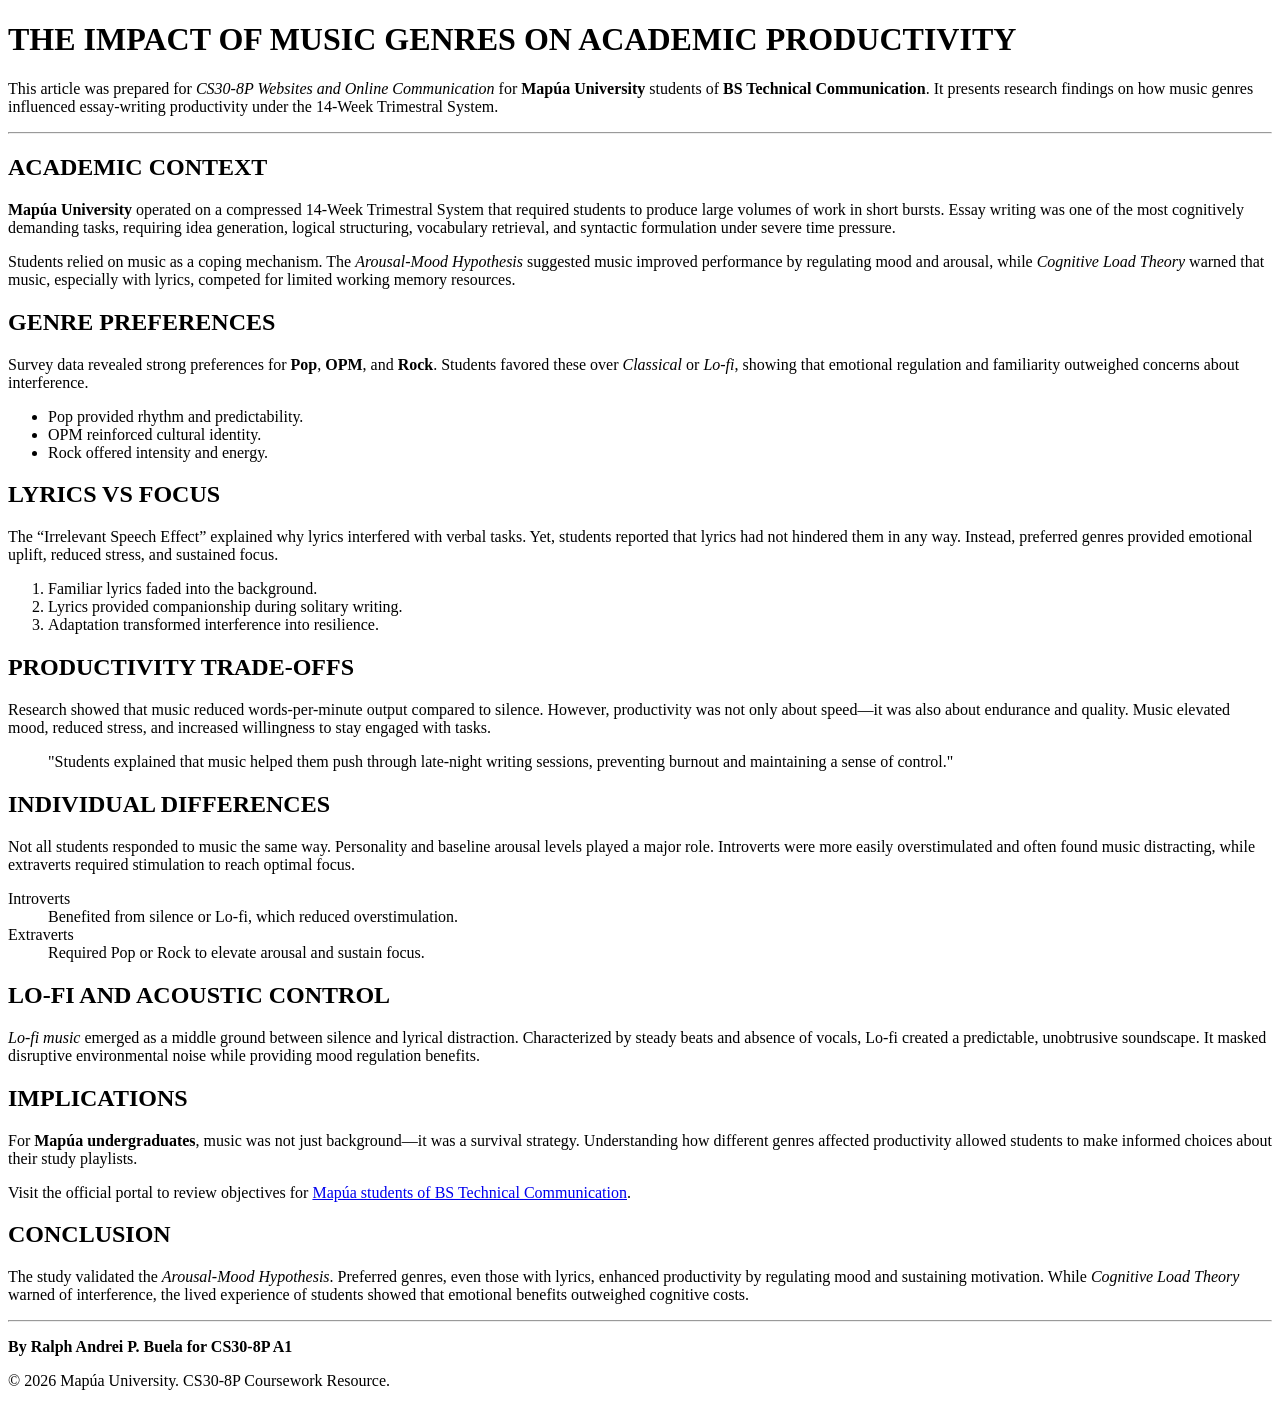
<file: index-tagging-basics.html>
<!DOCTYPE html>
<html lang="en">
<head>
  <meta charset="UTF-8">
  <meta name="viewport" content="width=device-width, initial-scale=1.0">
  <title>The Impact of Music Genres on Academic Productivity</title>
</head>
<body>

<header>
  <h1>THE IMPACT OF MUSIC GENRES ON ACADEMIC PRODUCTIVITY</h1>
  <p>This article was prepared for <i>CS30-8P Websites and Online Communication</i> for <strong>Mapúa University</strong> students of <strong>BS Technical Communication</strong>. It presents research findings on how music genres influenced essay-writing productivity under the 14-Week Trimestral System.</p>
</header>

<hr>

<main>

<section>
  <h2>ACADEMIC CONTEXT</h2>
  <p><strong>Mapúa University</strong> operated on a compressed 14-Week Trimestral System that required students to produce large volumes of work in short bursts. Essay writing was one of the most cognitively demanding tasks, requiring idea generation, logical structuring, vocabulary retrieval, and syntactic formulation under severe time pressure.</p>
  <p>Students relied on music as a coping mechanism. The <em>Arousal-Mood Hypothesis</em> suggested music improved performance by regulating mood and arousal, while <em>Cognitive Load Theory</em> warned that music, especially with lyrics, competed for limited working memory resources.</p>
</section>

<section>
  <h2>GENRE PREFERENCES</h2>
  <p>Survey data revealed strong preferences for <strong>Pop</strong>, <strong>OPM</strong>, and <strong>Rock</strong>. Students favored these over <i>Classical</i> or <i>Lo-fi</i>, showing that emotional regulation and familiarity outweighed concerns about interference.</p>
  <ul>
    <li>Pop provided rhythm and predictability.</li>
    <li>OPM reinforced cultural identity.</li>
    <li>Rock offered intensity and energy.</li>
  </ul>
</section>

<section>
  <h2>LYRICS VS FOCUS</h2>
  <p>The “Irrelevant Speech Effect” explained why lyrics interfered with verbal tasks. Yet, students reported that lyrics had not hindered them in any way. Instead, preferred genres provided emotional uplift, reduced stress, and sustained focus.</p>
  <ol>
    <li>Familiar lyrics faded into the background.</li>
    <li>Lyrics provided companionship during solitary writing.</li>
    <li>Adaptation transformed interference into resilience.</li>
  </ol>
</section>

<section>
  <h2>PRODUCTIVITY TRADE-OFFS</h2>
  <p>Research showed that music reduced words-per-minute output compared to silence. However, productivity was not only about speed—it was also about endurance and quality. Music elevated mood, reduced stress, and increased willingness to stay engaged with tasks.</p>
  <blockquote>
    "Students explained that music helped them push through late-night writing sessions, preventing burnout and maintaining a sense of control."
  </blockquote>
</section>

<section>
  <h2>INDIVIDUAL DIFFERENCES</h2>
  <p>Not all students responded to music the same way. Personality and baseline arousal levels played a major role. Introverts were more easily overstimulated and often found music distracting, while extraverts required stimulation to reach optimal focus.</p>
  <dl>
    <dt>Introverts</dt>
    <dd>Benefited from silence or Lo-fi, which reduced overstimulation.</dd>
    <dt>Extraverts</dt>
    <dd>Required Pop or Rock to elevate arousal and sustain focus.</dd>
  </dl>
</section>

<section>
  <h2>LO-FI AND ACOUSTIC CONTROL</h2>
  <p><i>Lo-fi music</i> emerged as a middle ground between silence and lyrical distraction. Characterized by steady beats and absence of vocals, Lo-fi created a predictable, unobtrusive soundscape. It masked disruptive environmental noise while providing mood regulation benefits.</p>
</section>

<section>
  <h2>IMPLICATIONS</h2>
  <p>For <strong>Mapúa undergraduates</strong>, music was not just background—it was a survival strategy. Understanding how different genres affected productivity allowed students to make informed choices about their study playlists.</p>
  <p>Visit the official portal to review objectives for <a href="https://mapua.edu.ph" target="_blank">Mapúa students of BS Technical Communication</a>.</p>
</section>

<section>
  <h2>CONCLUSION</h2>
  <p>The study validated the <em>Arousal-Mood Hypothesis</em>. Preferred genres, even those with lyrics, enhanced productivity by regulating mood and sustaining motivation. While <em>Cognitive Load Theory</em> warned of interference, the lived experience of students showed that emotional benefits outweighed cognitive costs.</p>
</section>

</main>

<hr>

<footer>
  <p><strong>By Ralph Andrei P. Buela for CS30-8P A1</strong></p>
  <p>&copy; 2026 Mapúa University. CS30-8P Coursework Resource.</p>
</footer>

</body>
</html>
</file>
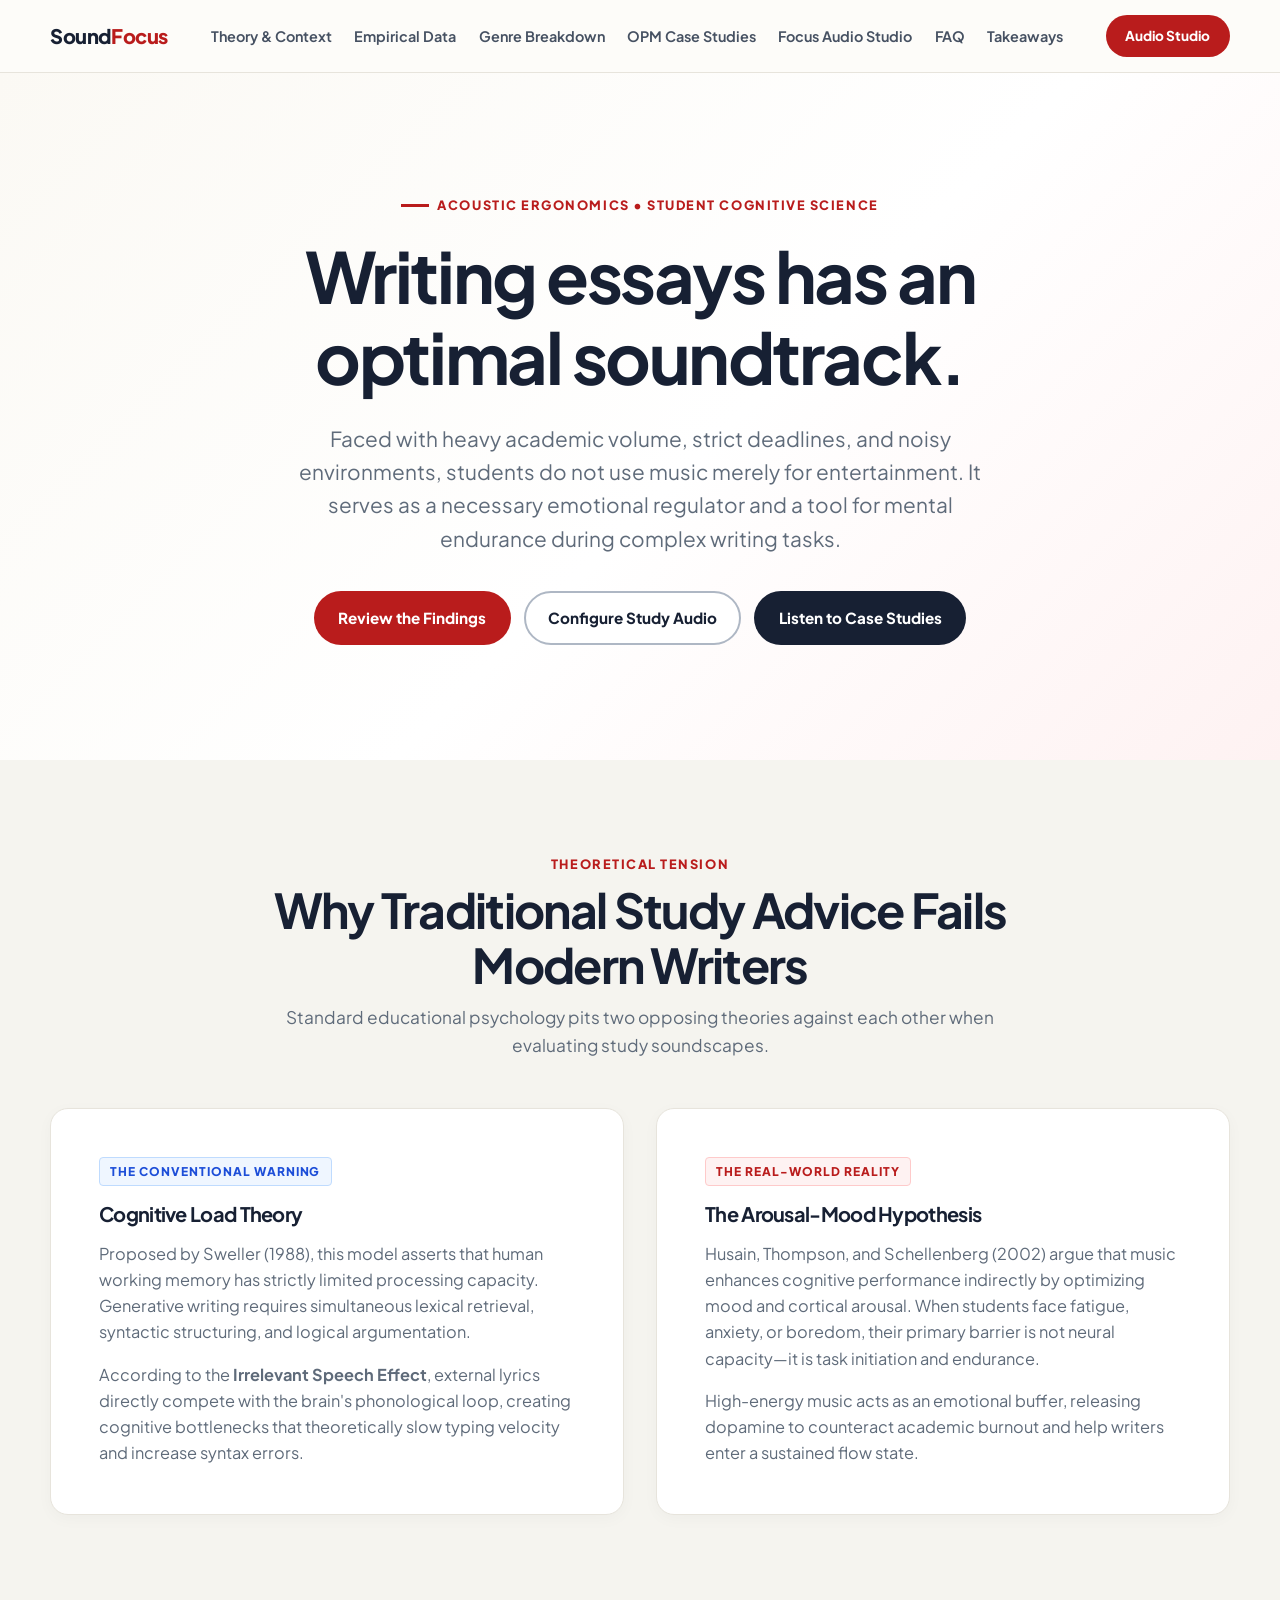
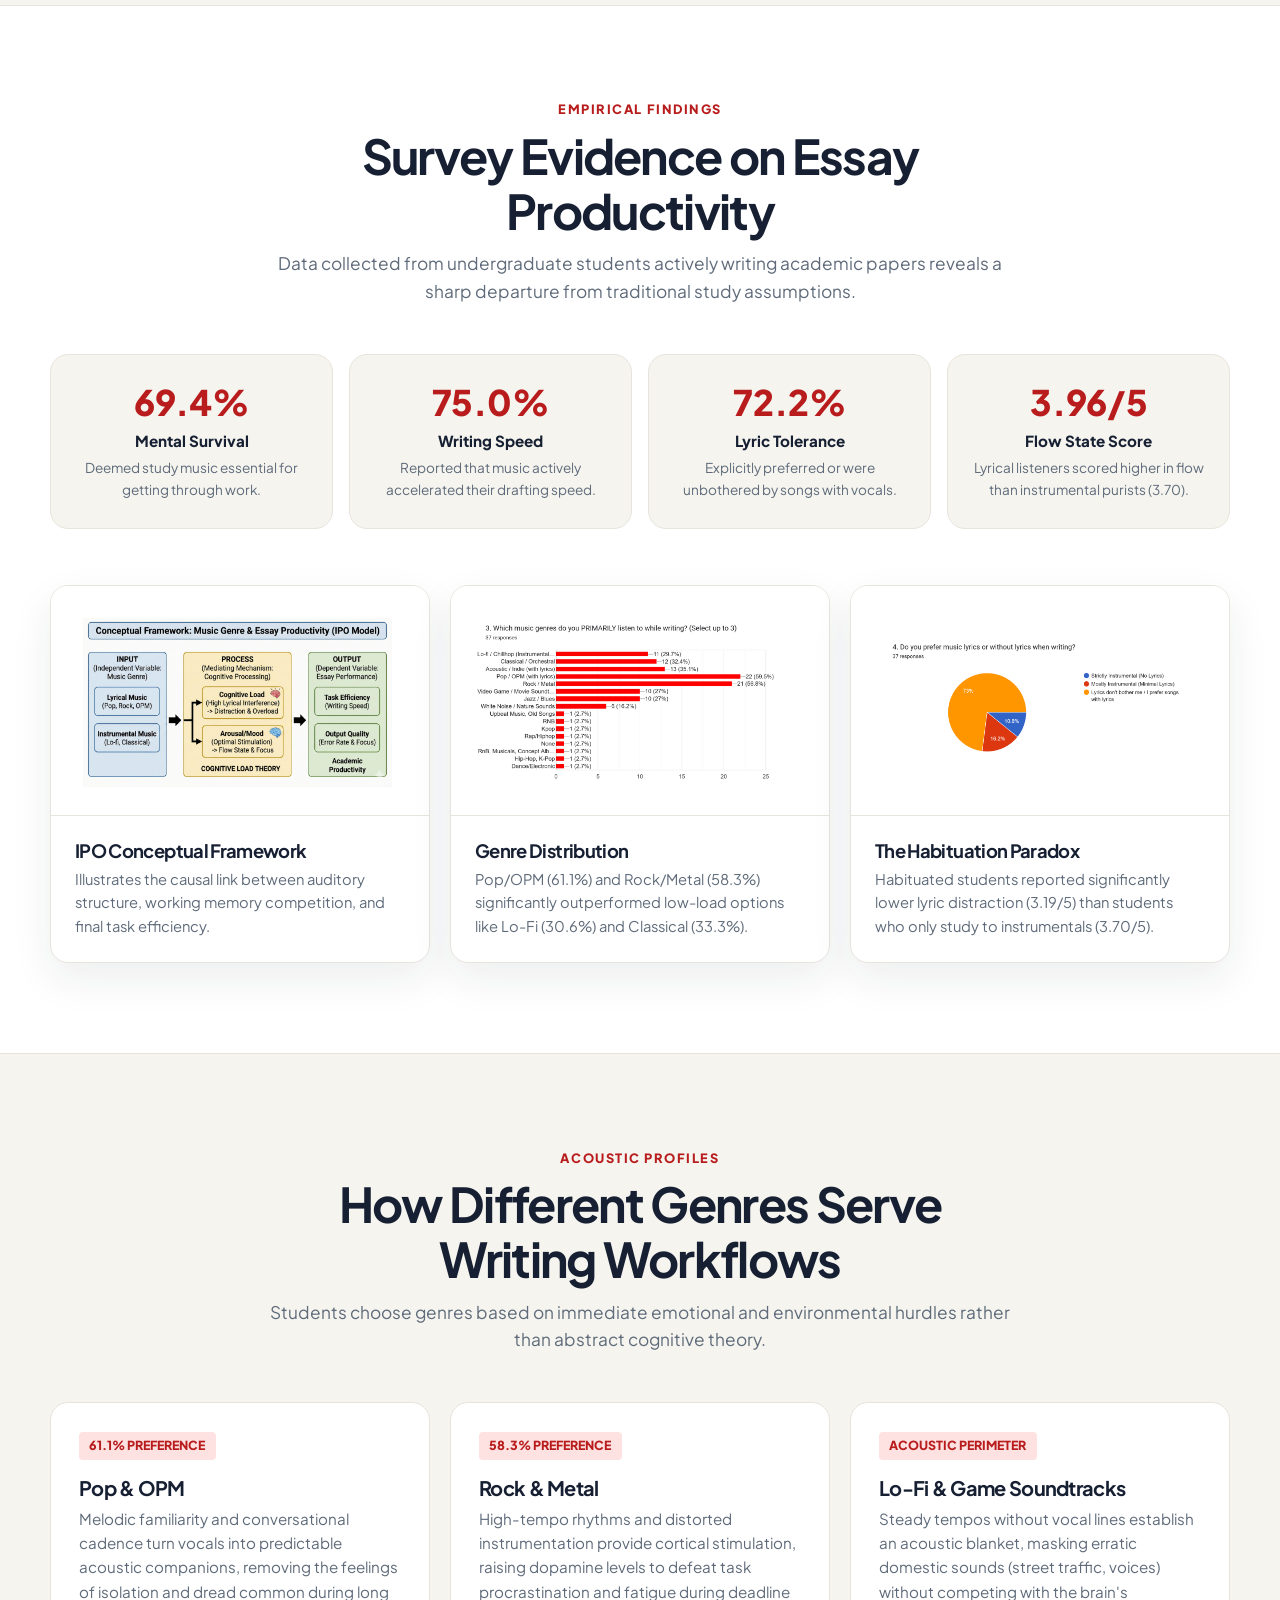
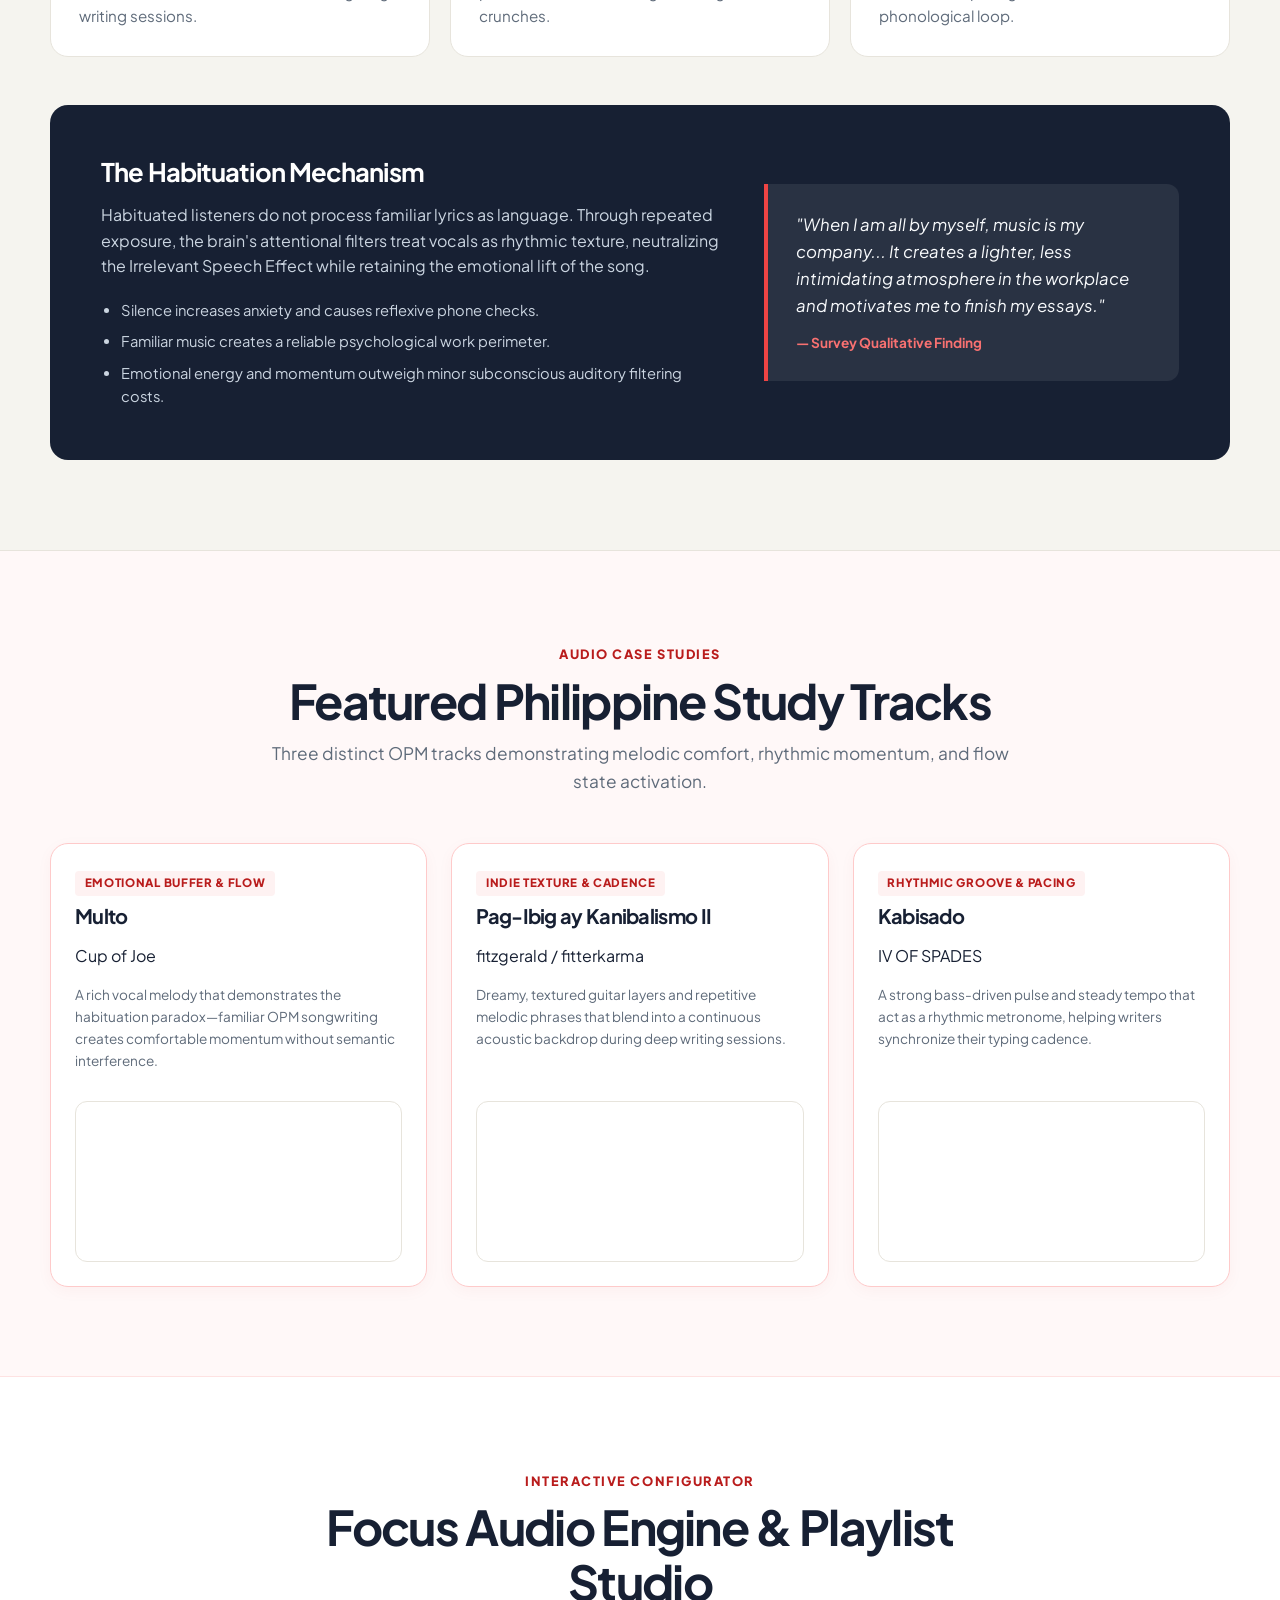
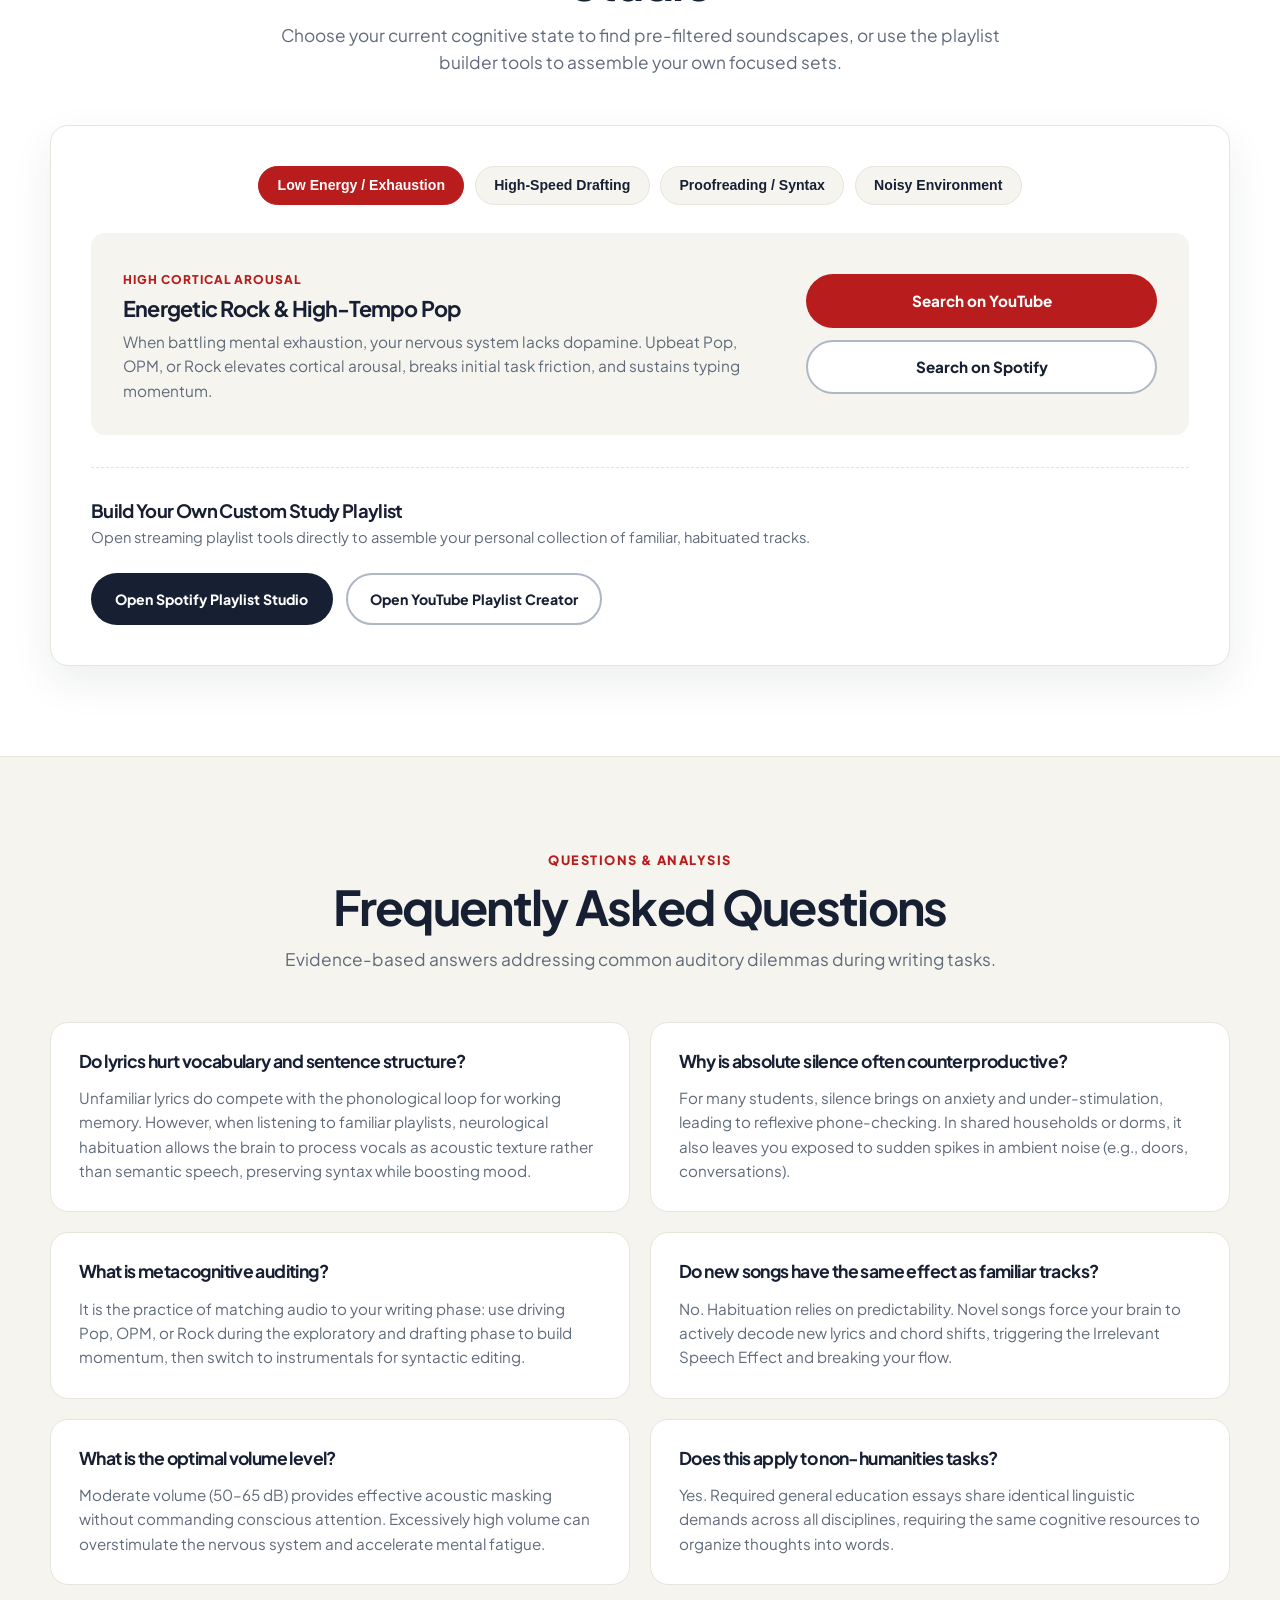
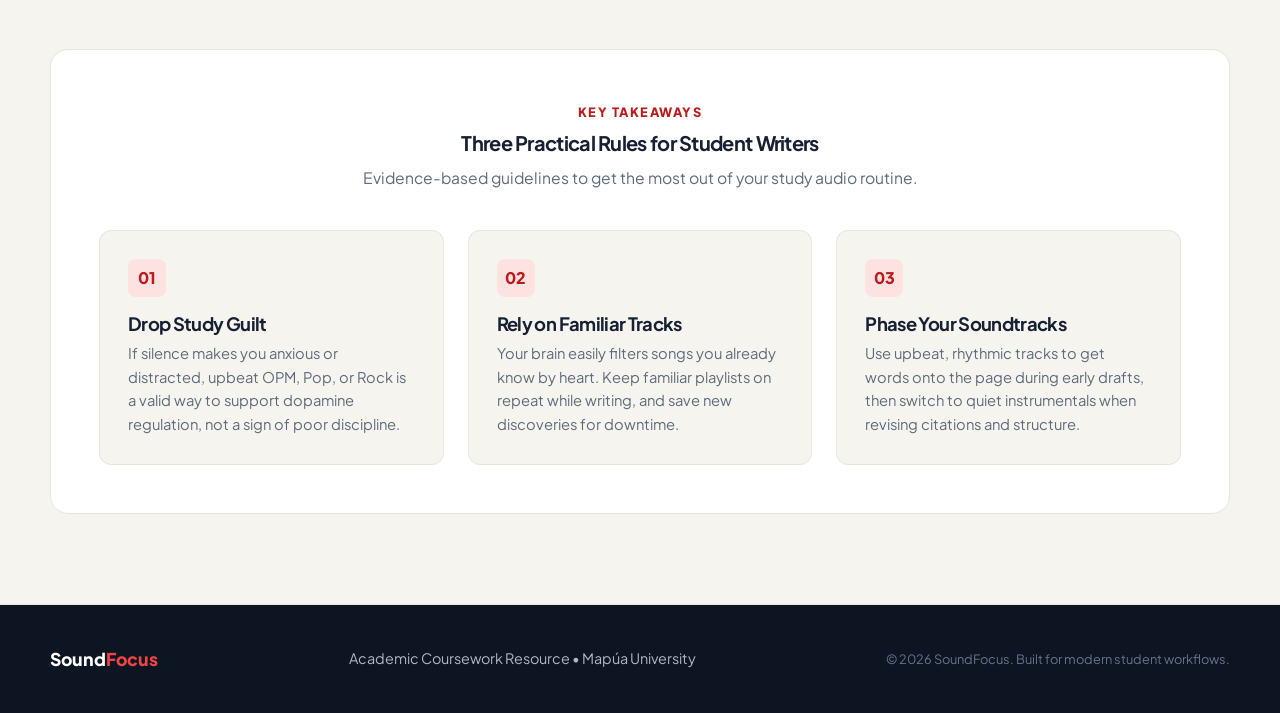
<file: index-with-widget.html>
<!DOCTYPE html>
<html lang="en">
<head>
<meta charset="UTF-8">
<meta name="viewport" content="width=device-width, initial-scale=1.0">
<meta name="description" content="An empirical investigation into how music genres, high cortical arousal, and neurological habituation impact essay writing performance among college students.">
<title>SoundFocus — Music & Essay Productivity</title>
<link rel="preconnect" href="https://fonts.googleapis.com">
<link rel="preconnect" href="https://fonts.gstatic.com" crossorigin>
<link href="https://fonts.googleapis.com/css2?family=Plus+Jakarta+Sans:wght@400;500;600;700;800&display=swap" rel="stylesheet">

<style>
/* =========================================================
   RESET & BASE
========================================================= */
*,
*::before,
*::after {
  box-sizing: border-box;
}

html {
  scroll-behavior: smooth;
  scroll-padding-top: 80px;
}

body {
  margin: 0;
  font-family:
    'Plus Jakarta Sans',
    Inter,
    ui-sans-serif,
    system-ui,
    -apple-system,
    BlinkMacSystemFont,
    "Segoe UI",
    sans-serif;
  color: #172033;
  background: #fdfcf9; /* Cream base */
  line-height: 1.6;
  -webkit-font-smoothing: antialiased;
}

img {
  display: block;
  max-width: 100%;
  height: auto;
}

a {
  color: inherit;
  text-decoration: none;
}

button,
a {
  -webkit-tap-highlight-color: transparent;
}

:focus-visible {
  outline: 3px solid #b91c1c;
  outline-offset: 4px;
}

/* =========================================================
   DESIGN TOKENS (Cream & Cardinal Red Theme)
========================================================= */
:root {
  --ink: #172033;
  --muted: #5f6b7a;
  --surface: #f5f4ef;
  --surface-dark: #172033;
  --accent: #ef4444;
  --accent-dark: #b91c1c; /* Cardinal Red */
  --accent-soft: #fef2f2;
  --accent-border: #fecaca;
  --line: #e7e4dc;
  --white: #ffffff;

  --max-width: 1180px;
  --radius: 18px;
  --shadow: 0 16px 40px rgba(23, 32, 51, 0.08);
}

.container {
  width: min(var(--max-width), calc(100% - 2rem));
  margin-inline: auto;
}

/* =========================================================
   SITE HEADER & NAV
========================================================= */
.site-header {
  position: sticky;
  top: 0;
  z-index: 100;
  background: rgba(253, 252, 249, 0.96);
  border-bottom: 1px solid var(--line);
  backdrop-filter: blur(12px);
}

.nav {
  min-height: 72px;
  display: flex;
  align-items: center;
  justify-content: space-between;
  gap: 2rem;
}

.brand {
  font-weight: 800;
  font-size: 1.25rem;
  text-decoration: none;
  letter-spacing: -0.02em;
  white-space: nowrap;
}

.brand span {
  color: var(--accent-dark);
}

.nav-list {
  display: flex;
  align-items: center;
  gap: 1.4rem;
  list-style: none;
  margin: 0;
  padding: 0;
}

.nav-list a {
  text-decoration: none;
  font-size: 0.9rem;
  font-weight: 650;
  color: #465162;
  transition: color 150ms ease;
}

.nav-list a:hover {
  color: var(--accent-dark);
}

/* =========================================================
   BUTTONS
========================================================= */
.button {
  display: inline-flex;
  align-items: center;
  justify-content: center;
  min-height: 48px;
  padding: 0.8rem 1.4rem;
  border-radius: 999px;
  text-decoration: none;
  font-weight: 750;
  border: 2px solid transparent;
  cursor: pointer;
  font-size: 0.95rem;
  transition:
    transform 160ms ease,
    background 160ms ease,
    color 160ms ease;
}

.button:hover {
  transform: translateY(-2px);
}

.button-cardinal,
.button-primary {
  background: var(--accent-dark);
  color: var(--white);
}

.button-cardinal:hover,
.button-primary:hover {
  background: #991b1b;
}

.button-outline,
.button-secondary {
  background: var(--white);
  color: var(--ink);
  border-color: #aeb7c4;
}

.button-outline:hover,
.button-secondary:hover {
  background: var(--accent-soft);
  border-color: var(--accent-dark);
  color: var(--accent-dark);
}

.button-dark {
  background: var(--ink);
  color: var(--white);
}

.button-dark:hover {
  background: #232d3f;
}

/* =========================================================
   HERO (Centered, Text-First Architecture)
========================================================= */
.hero {
  background: linear-gradient(135deg, #fbf9f4 0%, #ffffff 55%, #fef2f2 100%);
  padding: clamp(4.5rem, 9vw, 7.5rem) 0;
  text-align: center;
}

.hero-content {
  max-width: 860px;
  margin: 0 auto;
}

.hero-tag,
.eyebrow {
  display: inline-flex;
  align-items: center;
  gap: 0.5rem;
  margin: 0 0 1.25rem;
  color: var(--accent-dark);
  font-size: 0.8rem;
  font-weight: 800;
  text-transform: uppercase;
  letter-spacing: 0.12em;
}

.hero-tag::before,
.eyebrow::before {
  content: "";
  width: 28px;
  height: 3px;
  background: var(--accent-dark);
}

h1, h2, h3, h4 {
  margin-top: 0;
  color: var(--ink);
  line-height: 1.15;
  letter-spacing: -0.035em;
}

h1 {
  margin-bottom: 1.5rem;
  font-size: clamp(2.6rem, 5.5vw, 4.4rem);
}

h2 {
  font-size: clamp(1.9rem, 4vw, 3rem);
  margin-bottom: 1rem;
}

h3 {
  font-size: 1.25rem;
  margin-bottom: 0.7rem;
}

.hero-copy {
  max-width: 720px;
  margin: 0 auto;
  font-size: clamp(1.1rem, 2vw, 1.3rem);
  color: var(--muted);
  line-height: 1.6;
}

.hero-actions {
  display: flex;
  justify-content: center;
  flex-wrap: wrap;
  gap: 0.8rem;
  margin-top: 2.25rem;
}

/* =========================================================
   SECTIONS & THEORETICAL TENSION
========================================================= */
.section,
.section-background,
.section-evidence,
.section-genres,
.section-case-study,
.section-engine,
.section-faq {
  padding: clamp(3.5rem, 7vw, 6rem) 0;
}

.section-background {
  background: var(--surface);
  border-bottom: 1px solid var(--line);
}

.section-title-wrap,
.section-heading {
  max-width: 760px;
  margin: 0 auto 3rem;
  text-align: center;
}

.section-label {
  display: inline-block;
  color: var(--accent-dark);
  font-size: 0.8rem;
  font-weight: 800;
  text-transform: uppercase;
  letter-spacing: 0.12em;
  margin-bottom: 0.5rem;
}

.section-title {
  margin-bottom: 0.75rem;
}

.section-desc {
  margin: 0;
  color: var(--muted);
  font-size: 1.08rem;
}

.theory-split {
  display: grid;
  grid-template-columns: 1fr 1fr;
  gap: 2rem;
  align-items: stretch;
}

.theory-card {
  padding: clamp(2rem, 4vw, 3rem);
  background: var(--white);
  border: 1px solid var(--line);
  border-radius: var(--radius);
  box-shadow: 0 4px 16px rgba(0,0,0,0.03);
}

.theory-badge {
  display: inline-block;
  font-size: 0.75rem;
  font-weight: 800;
  text-transform: uppercase;
  letter-spacing: 0.08em;
  padding: 0.25rem 0.65rem;
  border-radius: 4px;
  margin-bottom: 1rem;
}

.badge-blue {
  background: #eff6ff;
  color: #1d4ed8;
  border: 1px solid #bfdbfe;
}

.badge-red {
  background: var(--accent-soft);
  color: var(--accent-dark);
  border: 1px solid var(--accent-border);
}

.theory-card p {
  color: var(--muted);
  font-size: 1.02rem;
  margin-bottom: 1rem;
}

.theory-card p:last-child {
  margin-bottom: 0;
}

/* =========================================================
   METRICS & VISUAL EVIDENCE
========================================================= */
.section-evidence {
  background: var(--white);
  border-bottom: 1px solid var(--line);
}

.metrics-strip {
  display: grid;
  grid-template-columns: repeat(4, 1fr);
  gap: 1rem;
  margin-bottom: 3.5rem;
}

.metric-box {
  padding: 1.75rem 1.25rem;
  background: var(--surface);
  border: 1px solid var(--line);
  border-radius: var(--radius);
  text-align: center;
}

.metric-num {
  font-size: 2.2rem;
  font-weight: 850;
  color: var(--accent-dark);
  line-height: 1.1;
}

.metric-title {
  margin: 0.5rem 0 0.2rem;
  font-size: 0.95rem;
  font-weight: 750;
  color: var(--ink);
}

.metric-sub {
  margin: 0;
  font-size: 0.85rem;
  color: var(--muted);
}

.visual-cards-grid {
  display: grid;
  grid-template-columns: repeat(3, 1fr);
  gap: 1.25rem;
}

.evidence-card {
  background: var(--white);
  border: 1px solid var(--line);
  border-radius: var(--radius);
  overflow: hidden;
  box-shadow: var(--shadow);
}

.evidence-img-wrap {
  height: 230px;
  background: #ffffff;
  padding: 1rem;
  border-bottom: 1px solid var(--line);
  display: flex;
  align-items: center;
  justify-content: center;
}

.evidence-img-wrap img {
  max-height: 100%;
  object-fit: contain;
}

.evidence-details {
  padding: 1.5rem;
}

.evidence-details h4 {
  font-size: 1.15rem;
  margin-bottom: 0.4rem;
}

.evidence-details p {
  margin: 0;
  color: var(--muted);
  font-size: 0.92rem;
}

/* =========================================================
   GENRES & QUALITATIVE THEMES
========================================================= */
.section-genres {
  background: var(--surface);
  border-bottom: 1px solid var(--line);
}

.genre-grid-3 {
  display: grid;
  grid-template-columns: repeat(3, 1fr);
  gap: 1.25rem;
  margin-bottom: 3rem;
}

.genre-card {
  position: relative;
  min-height: 240px;
  padding: 1.75rem;
  background: var(--white);
  border: 1px solid var(--line);
  border-radius: var(--radius);
}

.genre-stat {
  display: inline-block;
  font-size: 0.78rem;
  font-weight: 800;
  text-transform: uppercase;
  color: var(--accent-dark);
  background: #fee2e2;
  padding: 0.25rem 0.65rem;
  border-radius: 4px;
  margin-bottom: 1rem;
}

.genre-card h3 {
  font-size: 1.25rem;
  margin-bottom: 0.5rem;
}

.genre-card p {
  margin: 0;
  color: var(--muted);
  font-size: 0.95rem;
}

.qualitative-quote-box {
  background: var(--ink);
  color: var(--white);
  border-radius: var(--radius);
  padding: clamp(2rem, 4vw, 3.5rem);
  display: grid;
  grid-template-columns: 1.2fr 0.8fr;
  gap: 2.5rem;
  align-items: center;
}

.qualitative-quote-box h3 {
  color: var(--white);
  font-size: 1.6rem;
  margin-bottom: 0.75rem;
}

.qualitative-quote-box p {
  color: #cbd5e1;
  font-size: 1rem;
  margin-bottom: 1.25rem;
}

.quote-bubble {
  background: rgba(255, 255, 255, 0.08);
  border-left: 4px solid var(--accent);
  padding: 1.75rem;
  border-radius: 0 12px 12px 0;
  font-style: italic;
  font-size: 1.05rem;
  line-height: 1.6;
  color: #f8fafc;
}

/* =========================================================
   FEATURED SPOTIFY TRACKS (3-Track Grid)
========================================================= */
.section-case-study {
  background: #fff8f8;
  border-bottom: 1px solid #fee2e2;
}

.tracks-grid {
  display: grid;
  grid-template-columns: repeat(3, 1fr);
  gap: 1.5rem;
}

.track-card {
  background: var(--white);
  border: 1px solid #fecaca;
  border-radius: var(--radius);
  padding: 1.5rem;
  display: flex;
  flex-direction: column;
  justify-content: space-between;
  box-shadow: 0 4px 16px rgba(185, 28, 28, 0.04);
}

.track-pill {
  display: inline-block;
  font-size: 0.72rem;
  font-weight: 800;
  text-transform: uppercase;
  letter-spacing: 0.06em;
  background: var(--accent-soft);
  color: var(--accent-dark);
  padding: 0.2rem 0.6rem;
  border-radius: 4px;
  margin-bottom: 0.5rem;
}

.track-meta h3 {
  font-size: 1.25rem;
  margin-bottom: 0.25rem;
}

.spotify-iframe-wrap {
  margin-top: 1rem;
  border-radius: 12px;
  overflow: hidden;
  border: 1px solid var(--line);
}

/* =========================================================
   CONFIGURATOR ENGINE (Interactive Audio Engine)
========================================================= */
.section-engine {
  background: var(--white);
  border-bottom: 1px solid var(--line);
}

.engine-shell {
  background: var(--white);
  border: 1px solid var(--line);
  border-radius: var(--radius);
  padding: clamp(1.5rem, 4vw, 2.5rem);
  box-shadow: var(--shadow);
}

.engine-tabs {
  display: flex;
  flex-wrap: wrap;
  gap: 0.65rem;
  margin-bottom: 1.75rem;
  justify-content: center;
}

.engine-tab {
  background: var(--surface);
  border: 1px solid var(--line);
  color: var(--ink);
  padding: 0.65rem 1.15rem;
  border-radius: 999px;
  font-size: 0.88rem;
  font-weight: 700;
  cursor: pointer;
  transition: all 160ms ease;
}

.engine-tab:hover,
.engine-tab.active {
  background: var(--accent-dark);
  color: var(--white);
  border-color: var(--accent-dark);
}

.engine-display {
  background: var(--surface);
  border-radius: 14px;
  padding: 2rem;
  display: grid;
  grid-template-columns: 1.3fr 0.7fr;
  gap: 2rem;
  align-items: center;
}

.engine-badge {
  display: inline-block;
  font-size: 0.75rem;
  font-weight: 800;
  text-transform: uppercase;
  letter-spacing: 0.08em;
  color: var(--accent-dark);
  margin-bottom: 0.5rem;
}

.engine-display h3 {
  font-size: 1.35rem;
  margin-bottom: 0.5rem;
}

.engine-display p {
  color: var(--muted);
  font-size: 0.96rem;
  margin: 0;
}

.engine-cta-column {
  display: flex;
  flex-direction: column;
  gap: 0.75rem;
}

.diy-curate-box {
  margin-top: 2rem;
  padding-top: 2rem;
  border-top: 1.5px dashed var(--line);
  display: flex;
  justify-content: space-between;
  align-items: center;
  flex-wrap: wrap;
  gap: 1.5rem;
}

.diy-curate-text h4 {
  font-size: 1.15rem;
  margin-bottom: 0.25rem;
}

.diy-curate-text p {
  font-size: 0.92rem;
  color: var(--muted);
  margin: 0;
}

.diy-curate-actions {
  display: flex;
  gap: 0.8rem;
  flex-wrap: wrap;
}

/* =========================================================
   FAQS & TAKEAWAYS
========================================================= */
.section-faq {
  background: var(--surface);
  border-bottom: 1px solid var(--line);
}

.faq-grid-2 {
  display: grid;
  grid-template-columns: repeat(2, 1fr);
  gap: 1.25rem;
  margin-bottom: 4rem;
}

.faq-card {
  padding: 1.75rem;
  background: var(--white);
  border: 1px solid var(--line);
  border-radius: var(--radius);
}

.faq-card h4 {
  font-size: 1.1rem;
  margin-bottom: 0.5rem;
}

.faq-card p {
  margin-bottom: 0;
  color: var(--muted);
  font-size: 0.95rem;
}

.takeaway-banner {
  background: var(--white);
  border: 1px solid var(--line);
  border-radius: var(--radius);
  padding: clamp(2rem, 4vw, 3rem);
}

.takeaway-banner-header {
  text-align: center;
  max-width: 650px;
  margin: 0 auto 2.5rem;
}

.takeaways-3-col {
  display: grid;
  grid-template-columns: repeat(3, 1fr);
  gap: 1.5rem;
}

.takeaway-block {
  background: var(--surface);
  border: 1px solid var(--line);
  border-radius: 12px;
  padding: 1.75rem;
}

.takeaway-block span {
  display: inline-flex;
  align-items: center;
  justify-content: center;
  width: 38px;
  height: 38px;
  background: #fee2e2;
  color: var(--accent-dark);
  font-weight: 850;
  border-radius: 8px;
  margin-bottom: 1rem;
}

.takeaway-block h4 {
  font-size: 1.15rem;
  margin-bottom: 0.5rem;
}

.takeaway-block p {
  color: var(--muted);
  font-size: 0.92rem;
  margin: 0;
}

/* =========================================================
   FOOTER
========================================================= */
footer {
  padding: 2.5rem 0;
  background: #0e1522;
  color: #aeb7c4;
}

.footer-wrap {
  display: flex;
  align-items: center;
  justify-content: space-between;
  flex-wrap: wrap;
  gap: 1rem;
}

.footer-brand {
  font-weight: 800;
  font-size: 1.1rem;
  color: #ffffff;
}

.footer-brand span {
  color: var(--accent);
}

footer p {
  margin: 0;
  font-size: 0.9rem;
}

/* =========================================================
   RESPONSIVE DESIGN
========================================================= */
@media (max-width: 1000px) {
  .metrics-strip {
    grid-template-columns: repeat(2, 1fr);
  }
  .visual-cards-grid,
  .genre-grid-3,
  .tracks-grid,
  .takeaways-3-col {
    grid-template-columns: 1fr 1fr;
  }
  .engine-display {
    grid-template-columns: 1fr;
  }
}

@media (max-width: 800px) {
  .nav {
    min-height: auto;
    padding: 1rem 0;
    align-items: flex-start;
    flex-direction: column;
    gap: 0.8rem;
  }

  .nav-list {
    width: 100%;
    overflow-x: auto;
    padding-bottom: 0.25rem;
  }

  .theory-split,
  .visual-cards-grid,
  .genre-grid-3,
  .tracks-grid,
  .faq-grid-2,
  .takeaways-3-col,
  .qualitative-quote-box {
    grid-template-columns: 1fr;
  }

  .hero {
    padding-top: 3.5rem;
  }

  .diy-curate-box {
    flex-direction: column;
    align-items: flex-start;
  }
}

@media (max-width: 560px) {
  .container {
    width: min(var(--max-width), calc(100% - 1.25rem));
  }

  h1 {
    font-size: clamp(2.4rem, 12vw, 3.5rem);
  }

  .hero-actions {
    flex-direction: column;
  }

  .button {
    width: 100%;
  }

  .metrics-strip {
    grid-template-columns: 1fr;
  }

  .footer-wrap {
    align-items: flex-start;
    flex-direction: column;
  }
}

@media (prefers-reduced-motion: reduce) {
  html {
    scroll-behavior: auto;
  }
  *,
  *::before,
  *::after {
    transition: none !important;
  }
}
</style>
</head>
<body>

<!-- Sticky Navbar -->
<header class="site-header" role="banner">
  <div class="container nav">
    <a href="#" class="brand" aria-label="SoundFocus Homepage">
      Sound<span>Focus</span>
    </a>
    <nav aria-label="Page Sections">
      <ul class="nav-list">
        <li><a href="#background">Theory & Context</a></li>
        <li><a href="#evidence">Empirical Data</a></li>
        <li><a href="#genres">Genre Breakdown</a></li>
        <li><a href="#case-studies">OPM Case Studies</a></li>
        <li><a href="#engine">Focus Audio Studio</a></li>
        <li><a href="#faq">FAQ</a></li>
        <li><a href="#takeaways">Takeaways</a></li>
      </ul>
    </nav>
    <a href="#engine" class="button button-cardinal" style="min-height: 40px; padding: 0.5rem 1.1rem; font-size: 0.85rem;">
      Audio Studio
    </a>
  </div>
</header>

<main role="main">
  <!-- Section 1: Hero -->
  <section class="hero" aria-labelledby="hero-title">
    <div class="container hero-content">
      <span class="hero-tag">Acoustic Ergonomics &bull; Student Cognitive Science</span>
      <h1 id="hero-title">Writing essays has an optimal soundtrack.</h1>
      <p class="hero-copy">
        Faced with heavy academic volume, strict deadlines, and noisy environments, students do not use music merely for entertainment. It serves as a necessary emotional regulator and a tool for mental endurance during complex writing tasks.
      </p>
      <div class="hero-actions">
        <a href="#evidence" class="button button-cardinal">Review the Findings</a>
        <a href="#engine" class="button button-outline">Configure Study Audio</a>
        <a href="#case-studies" class="button button-dark">Listen to Case Studies</a>
      </div>
    </div>
  </section>

  <!-- Section 2: Theoretical Context & Background -->
  <section class="section-background" id="background" aria-labelledby="bg-title">
    <div class="container">
      <div class="section-title-wrap">
        <span class="section-label">Theoretical Tension</span>
        <h2 class="section-title" id="bg-title">Why Traditional Study Advice Fails Modern Writers</h2>
        <p class="section-desc">
          Standard educational psychology pits two opposing theories against each other when evaluating study soundscapes.
        </p>
      </div>
      <div class="theory-split">
        <article class="theory-card">
          <span class="theory-badge badge-blue">The Conventional Warning</span>
          <h3>Cognitive Load Theory</h3>
          <p>
            Proposed by Sweller (1988), this model asserts that human working memory has strictly limited processing capacity. Generative writing requires simultaneous lexical retrieval, syntactic structuring, and logical argumentation.
          </p>
          <p>
            According to the <strong>Irrelevant Speech Effect</strong>, external lyrics directly compete with the brain's phonological loop, creating cognitive bottlenecks that theoretically slow typing velocity and increase syntax errors.
          </p>
        </article>
        <article class="theory-card">
          <span class="theory-badge badge-red">The Real-World Reality</span>
          <h3>The Arousal-Mood Hypothesis</h3>
          <p>
            Husain, Thompson, and Schellenberg (2002) argue that music enhances cognitive performance indirectly by optimizing mood and cortical arousal. When students face fatigue, anxiety, or boredom, their primary barrier is not neural capacity—it is task initiation and endurance.
          </p>
          <p>
            High-energy music acts as an emotional buffer, releasing dopamine to counteract academic burnout and help writers enter a sustained flow state.
          </p>
        </article>
      </div>
    </div>
  </section>

  <!-- Section 3: Empirical Data & Visual Gallery -->
  <section class="section-evidence" id="evidence" aria-labelledby="evidence-title">
    <div class="container">
      <div class="section-title-wrap">
        <span class="section-label">Empirical Findings</span>
        <h2 class="section-title" id="evidence-title">Survey Evidence on Essay Productivity</h2>
        <p class="section-desc">
          Data collected from undergraduate students actively writing academic papers reveals a sharp departure from traditional study assumptions.
        </p>
      </div>
      <!-- 4-Column Stat Metric Strip -->
      <div class="metrics-strip">
        <article class="metric-box">
          <div class="metric-num">69.4%</div>
          <div class="metric-title">Mental Survival</div>
          <div class="metric-sub">Deemed study music essential for getting through work.</div>
        </article>
        <article class="metric-box">
          <div class="metric-num">75.0%</div>
          <div class="metric-title">Writing Speed</div>
          <div class="metric-sub">Reported that music actively accelerated their drafting speed.</div>
        </article>
        <article class="metric-box">
          <div class="metric-num">72.2%</div>
          <div class="metric-title">Lyric Tolerance</div>
          <div class="metric-sub">Explicitly preferred or were unbothered by songs with vocals.</div>
        </article>
        <article class="metric-box">
          <div class="metric-num">3.96/5</div>
          <div class="metric-title">Flow State Score</div>
          <div class="metric-sub">Lyrical listeners scored higher in flow than instrumental purists (3.70).</div>
        </article>
      </div>
      <!-- 3-Column Diagram Grid -->
      <div class="visual-cards-grid">
        <article class="evidence-card">
          <div class="evidence-img-wrap">
            <img src="./assets/conceptual-framework.png" alt="Conceptual framework diagram demonstrating how lyrical and instrumental music inputs alter cognitive processing to dictate essay performance." loading="lazy">
          </div>
          <div class="evidence-details">
            <h4>IPO Conceptual Framework</h4>
            <p>Illustrates the causal link between auditory structure, working memory competition, and final task efficiency.</p>
          </div>
        </article>
        <article class="evidence-card">
          <div class="evidence-img-wrap">
            <img src="./assets/genre-distribution.png" alt="Bar chart of genre distribution showing Pop and Rock leading over Lo-Fi and Classical." loading="lazy">
          </div>
          <div class="evidence-details">
            <h4>Genre Distribution</h4>
            <p>Pop/OPM (61.1%) and Rock/Metal (58.3%) significantly outperformed low-load options like Lo-Fi (30.6%) and Classical (33.3%).</p>
          </div>
        </article>
        <article class="evidence-card">
          <div class="evidence-img-wrap">
            <img src="./assets/flow-habituation.png" alt="Chart showing 72.2 percent of respondents prefer or tolerate lyrics when writing." loading="lazy">
          </div>
          <div class="evidence-details">
            <h4>The Habituation Paradox</h4>
            <p>Habituated students reported significantly lower lyric distraction (3.19/5) than students who only study to instrumentals (3.70/5).</p>
          </div>
        </article>
      </div>
    </div>
  </section>

  <!-- Section 4: Genre Breakdowns & Qualitative Themes -->
  <section class="section-genres" id="genres" aria-labelledby="genre-title">
    <div class="container">
      <div class="section-title-wrap">
        <span class="section-label">Acoustic Profiles</span>
        <h2 class="section-title" id="genre-title">How Different Genres Serve Writing Workflows</h2>
        <p class="section-desc">
          Students choose genres based on immediate emotional and environmental hurdles rather than abstract cognitive theory.
        </p>
      </div>
      <div class="genre-grid-3">
        <article class="genre-card">
          <span class="genre-stat">61.1% Preference</span>
          <h3>Pop & OPM</h3>
          <p>
            Melodic familiarity and conversational cadence turn vocals into predictable acoustic companions, removing the feelings of isolation and dread common during long writing sessions.
          </p>
        </article>
        <article class="genre-card">
          <span class="genre-stat">58.3% Preference</span>
          <h3>Rock & Metal</h3>
          <p>
            High-tempo rhythms and distorted instrumentation provide cortical stimulation, raising dopamine levels to defeat task procrastination and fatigue during deadline crunches.
          </p>
        </article>
        <article class="genre-card">
          <span class="genre-stat">Acoustic Perimeter</span>
          <h3>Lo-Fi & Game Soundtracks</h3>
          <p>
            Steady tempos without vocal lines establish an acoustic blanket, masking erratic domestic sounds (street traffic, voices) without competing with the brain's phonological loop.
          </p>
        </article>
      </div>
      <!-- Qualitative Synthesis Banner -->
      <div class="qualitative-quote-box">
        <div>
          <h3>The Habituation Mechanism</h3>
          <p>
            Habituated listeners do not process familiar lyrics as language. Through repeated exposure, the brain's attentional filters treat vocals as rhythmic texture, neutralizing the Irrelevant Speech Effect while retaining the emotional lift of the song.
          </p>
          <ul style="padding-left: 1.25rem; color: #cbd5e1; font-size: 0.92rem; margin: 0;">
            <li style="margin-bottom: 0.5rem;">Silence increases anxiety and causes reflexive phone checks.</li>
            <li style="margin-bottom: 0.5rem;">Familiar music creates a reliable psychological work perimeter.</li>
            <li>Emotional energy and momentum outweigh minor subconscious auditory filtering costs.</li>
          </ul>
        </div>
        <div>
          <div class="quote-bubble">
            "When I am all by myself, music is my company... It creates a lighter, less intimidating atmosphere in the workplace and motivates me to finish my essays."
            <span style="display: block; font-size: 0.85rem; font-weight: 700; color: #f87171; margin-top: 0.75rem; font-style: normal;">
              — Survey Qualitative Finding
            </span>
          </div>
        </div>
      </div>
    </div>
  </section>

  <!-- Section 5: OPM Case Studies (3 Embedded Tracks) -->
  <section class="section-case-study" id="case-studies" aria-labelledby="case-title">
    <div class="container">
      <div class="section-title-wrap">
        <span class="section-label">Audio Case Studies</span>
        <h2 class="section-title" id="case-title">Featured Philippine Study Tracks</h2>
        <p class="section-desc">
          Three distinct OPM tracks demonstrating melodic comfort, rhythmic momentum, and flow state activation.
        </p>
      </div>
      <div class="tracks-grid">
        <!-- Track 1 -->
        <article class="track-card">
          <div class="track-meta">
            <span class="track-pill">Emotional Buffer & Flow</span>
            <h3>Multo</h3>
            <p>Cup of Joe</p>
            <p style="font-size: 0.85rem; color: var(--muted); margin-top: 0.5rem;">
              A rich vocal melody that demonstrates the habituation paradox—familiar OPM songwriting creates comfortable momentum without semantic interference.
            </p>
          </div>
          <div class="spotify-iframe-wrap">
            <iframe
              style="border-radius: 12px;"
              src="https://open.spotify.com/embed/track/5tlb0AxuzsMWL2GtEppXGX?utm_source=generator&theme=0"
              width="100%"
              height="152"
              frameBorder="0"
              allowfullscreen=""
              allow="autoplay; clipboard-write; encrypted-media; fullscreen; picture-in-picture"
              loading="lazy"
              title="Cup of Joe - Multo on Spotify">
            </iframe>
          </div>
        </article>
        <!-- Track 2 -->
        <article class="track-card">
          <div class="track-meta">
            <span class="track-pill">Indie Texture & Cadence</span>
            <h3>Pag-Ibig ay Kanibalismo II</h3>
            <p>fitzgerald / fitterkarma</p>
            <p style="font-size: 0.85rem; color: var(--muted); margin-top: 0.5rem;">
              Dreamy, textured guitar layers and repetitive melodic phrases that blend into a continuous acoustic backdrop during deep writing sessions.
            </p>
          </div>
          <div class="spotify-iframe-wrap">
            <iframe
              style="border-radius: 12px;"
              src="https://open.spotify.com/embed/track/1I44TjvgnOjZTxaGs0E44W?utm_source=generator&theme=0"
              width="100%"
              height="152"
              frameBorder="0"
              allowfullscreen=""
              allow="autoplay; clipboard-write; encrypted-media; fullscreen; picture-in-picture"
              loading="lazy"
              title="Pag-Ibig ay Kanibalismo II on Spotify">
            </iframe>
          </div>
        </article>
        <!-- Track 3 -->
        <article class="track-card">
          <div class="track-meta">
            <span class="track-pill">Rhythmic Groove & Pacing</span>
            <h3>Kabisado</h3>
            <p>IV OF SPADES</p>
            <p style="font-size: 0.85rem; color: var(--muted); margin-top: 0.5rem;">
              A strong bass-driven pulse and steady tempo that act as a rhythmic metronome, helping writers synchronize their typing cadence.
            </p>
          </div>
          <div class="spotify-iframe-wrap">
            <iframe
              style="border-radius: 12px;"
              src="https://open.spotify.com/embed/track/4z928BtE4j1bjhcX9RU44M?utm_source=generator&theme=0"
              width="100%"
              height="152"
              frameBorder="0"
              allowfullscreen=""
              allow="autoplay; clipboard-write; encrypted-media; fullscreen; picture-in-picture"
              loading="lazy"
              title="IV OF SPADES - Kabisado on Spotify">
            </iframe>
          </div>
        </article>
      </div>
    </div>
  </section>

  <!-- Section 6: Focus Audio Engine & Playlist Studio -->
  <section class="section-engine" id="engine" aria-labelledby="engine-title">
    <div class="container">
      <div class="section-title-wrap">
        <span class="section-label">Interactive Configurator</span>
        <h2 class="section-title" id="engine-title">Focus Audio Engine & Playlist Studio</h2>
        <p class="section-desc">
          Choose your current cognitive state to find pre-filtered soundscapes, or use the playlist builder tools to assemble your own focused sets.
        </p>
      </div>
      <div class="engine-shell">
        <!-- Filter Tabs -->
        <div class="engine-tabs" role="tablist" aria-label="Mental States">
          <button class="engine-tab active" role="tab" aria-selected="true" onclick="setProfile('burnout', this)">Low Energy / Exhaustion</button>
          <button class="engine-tab" role="tab" aria-selected="false" onclick="setProfile('drafting', this)">High-Speed Drafting</button>
          <button class="engine-tab" role="tab" aria-selected="false" onclick="setProfile('editing', this)">Proofreading / Syntax</button>
          <button class="engine-tab" role="tab" aria-selected="false" onclick="setProfile('ambient', this)">Noisy Environment</button>
        </div>
        <!-- Dynamic Output Card -->
        <div class="engine-display" aria-live="polite">
          <div>
            <span class="engine-badge" id="cfg-tag">High Cortical Arousal</span>
            <h3 id="cfg-title">Energetic Rock & High-Tempo Pop</h3>
            <p id="cfg-desc">
              When battling mental exhaustion, your nervous system lacks dopamine. Upbeat Pop, OPM, or Rock elevates cortical arousal, breaks initial task friction, and sustains typing momentum.
            </p>
          </div>
          <div class="engine-cta-column">
            <a class="button button-cardinal" id="cfg-yt" href="https://www.youtube.com/results?search_query=opm+rock+study+playlist" target="_blank" rel="noopener noreferrer">
              Search on YouTube
            </a>
            <a class="button button-outline" id="cfg-sp" href="https://open.spotify.com/search/opm%20rock%20high%20energy" target="_blank" rel="noopener noreferrer">
              Search on Spotify
            </a>
          </div>
        </div>
        <!-- Direct Playlist Curation Tools -->
        <div class="diy-curate-box">
          <div class="diy-curate-text">
            <h4>Build Your Own Custom Study Playlist</h4>
            <p>Open streaming playlist tools directly to assemble your personal collection of familiar, habituated tracks.</p>
          </div>
          <div class="diy-curate-actions">
            <a href="https://open.spotify.com/collection/playlists" target="_blank" rel="noopener noreferrer" class="button button-dark" style="font-size: 0.88rem;">
              Open Spotify Playlist Studio
            </a>
            <a href="https://www.youtube.com/feed/library" target="_blank" rel="noopener noreferrer" class="button button-outline" style="font-size: 0.88rem;">
              Open YouTube Playlist Creator
            </a>
          </div>
        </div>
      </div>
    </div>
  </section>

  <!-- Section 7: FAQs & Takeaways -->
  <section class="section-faq" id="faq" aria-labelledby="faq-title">
    <div class="container">
      <div class="section-title-wrap">
        <span class="section-label">Questions & Analysis</span>
        <h2 class="section-title" id="faq-title">Frequently Asked Questions</h2>
        <p class="section-desc">
          Evidence-based answers addressing common auditory dilemmas during writing tasks.
        </p>
      </div>
      <div class="faq-grid-2">
        <article class="faq-card">
          <h4>Do lyrics hurt vocabulary and sentence structure?</h4>
          <p>Unfamiliar lyrics do compete with the phonological loop for working memory. However, when listening to familiar playlists, neurological habituation allows the brain to process vocals as acoustic texture rather than semantic speech, preserving syntax while boosting mood.</p>
        </article>
        <article class="faq-card">
          <h4>Why is absolute silence often counterproductive?</h4>
          <p>For many students, silence brings on anxiety and under-stimulation, leading to reflexive phone-checking. In shared households or dorms, it also leaves you exposed to sudden spikes in ambient noise (e.g., doors, conversations).</p>
        </article>
        <article class="faq-card">
          <h4>What is metacognitive auditing?</h4>
          <p>It is the practice of matching audio to your writing phase: use driving Pop, OPM, or Rock during the exploratory and drafting phase to build momentum, then switch to instrumentals for syntactic editing.</p>
        </article>
        <article class="faq-card">
          <h4>Do new songs have the same effect as familiar tracks?</h4>
          <p>No. Habituation relies on predictability. Novel songs force your brain to actively decode new lyrics and chord shifts, triggering the Irrelevant Speech Effect and breaking your flow.</p>
        </article>
        <article class="faq-card">
          <h4>What is the optimal volume level?</h4>
          <p>Moderate volume (50–65 dB) provides effective acoustic masking without commanding conscious attention. Excessively high volume can overstimulate the nervous system and accelerate mental fatigue.</p>
        </article>
        <article class="faq-card">
          <h4>Does this apply to non-humanities tasks?</h4>
          <p>Yes. Required general education essays share identical linguistic demands across all disciplines, requiring the same cognitive resources to organize thoughts into words.</p>
        </article>
      </div>
      <!-- Takeaways Banner -->
      <div class="takeaway-banner" id="takeaways">
        <div class="takeaway-banner-header">
          <span class="section-label">Key Takeaways</span>
          <h3>Three Practical Rules for Student Writers</h3>
          <p style="color: var(--muted); font-size: 0.98rem; margin: 0;">
            Evidence-based guidelines to get the most out of your study audio routine.
          </p>
        </div>
        <div class="takeaways-3-col">
          <article class="takeaway-block">
            <span>01</span>
            <h4>Drop Study Guilt</h4>
            <p>If silence makes you anxious or distracted, upbeat OPM, Pop, or Rock is a valid way to support dopamine regulation, not a sign of poor discipline.</p>
          </article>
          <article class="takeaway-block">
            <span>02</span>
            <h4>Rely on Familiar Tracks</h4>
            <p>Your brain easily filters songs you already know by heart. Keep familiar playlists on repeat while writing, and save new discoveries for downtime.</p>
          </article>
          <article class="takeaway-block">
            <span>03</span>
            <h4>Phase Your Soundtracks</h4>
            <p>Use upbeat, rhythmic tracks to get words onto the page during early drafts, then switch to quiet instrumentals when revising citations and structure.</p>
          </article>
        </div>
      </div>
    </div>
  </section>
</main>

<!-- Footer -->
<footer role="contentinfo">
  <div class="container footer-wrap">
    <div class="footer-brand">
      Sound<span>Focus</span>
    </div>
    <p>
      Academic Coursework Resource &bull; Mapúa University
    </p>
    <p style="font-size: 0.8rem; color: #64748b;">
      &copy; 2026 SoundFocus. Built for modern student workflows.
    </p>
  </div>
</footer>

<!-- Focus Audio Engine Logic -->
<script>
  const profiles = {
    burnout: {
      tag: "High Cortical Arousal",
      title: "Energetic Rock & High-Tempo Pop",
      desc: "When battling mental exhaustion, your nervous system lacks dopamine. Upbeat Pop, OPM, or Rock elevates cortical arousal, breaks initial task friction, and sustains typing momentum.",
      yt: "https://www.youtube.com/results?search_query=opm+rock+study+playlist",
      sp: "https://open.spotify.com/search/opm%20rock%20high%20energy"
    },
    drafting: {
      tag: "Writing Cadence",
      title: "Cadence & Rhythmic Flow (Pop / OPM)",
      desc: "Upbeat rhythmic songs provide an auditory metronome matching keyboard typing velocity, sustaining a state of deep flow during long drafting sessions.",
      yt: "https://www.youtube.com/results?search_query=upbeat+opm+focus",
      sp: "https://open.spotify.com/search/upbeat%20opm"
    },
    editing: {
      tag: "Minimal Phonological Load",
      title: "Zero-Vocal Instrumental (Lo-Fi & Classical)",
      desc: "Eliminates external verbal competition while checking citation mechanics, grammar syntax, and logical argument structure.",
      yt: "https://www.youtube.com/results?search_query=lofi+beats+to+study+to",
      sp: "https://open.spotify.com/search/lofi%20study%20beats"
    },
    ambient: {
      tag: "Noise Masking",
      title: "Acoustic Shielding (Video Game Soundtracks)",
      desc: "Designed to keep listeners engaged without stealing central attention, masking background domestic noise in shared households.",
      yt: "https://www.youtube.com/results?search_query=video+game+ambient+study+music",
      sp: "https://open.spotify.com/search/video%20game%20soundtracks%20focus"
    }
  };

  function setProfile(key, btn) {
    document.querySelectorAll('.engine-tab').forEach(b => {
      b.classList.remove('active');
      b.setAttribute('aria-selected', 'false');
    });
    btn.classList.add('active');
    btn.setAttribute('aria-selected', 'true');
    const item = profiles[key];
    document.getElementById('cfg-tag').textContent = item.tag;
    document.getElementById('cfg-title').textContent = item.title;
    document.getElementById('cfg-desc').textContent = item.desc;
    document.getElementById('cfg-yt').href = item.yt;
    document.getElementById('cfg-sp').href = item.sp;
  }
</script>
</body>
</html>
</file>
<file: template.css>
/* =========================================================
   SOUNDFOCUS: COMPLETE STYLESHEET WITH CENTERED HERO & VIDEO
   Accent: Cardinal Red (#b91c1c) | Ink: Slate (#0f172a)
========================================================= */

*,
*::before,
*::after {
  box-sizing: border-box;
}

html {
  scroll-behavior: smooth;
  scroll-padding-top: 84px;
}

body {
  margin: 0;
  font-family:
    Inter,
    ui-sans-serif,
    system-ui,
    -apple-system,
    BlinkMacSystemFont,
    "Segoe UI",
    sans-serif;
  color: #0f172a;
  background-color: #f7f4ed;
  line-height: 1.65;
  -webkit-font-smoothing: antialiased;
}

img {
  display: block;
  max-width: 100%;
  height: auto;
}

a {
  color: inherit;
  text-decoration: none;
}

button,
a {
  -webkit-tap-highlight-color: transparent;
}

:focus-visible {
  outline: 3px solid #b91c1c;
  outline-offset: 4px;
}

.skip-link {
  position: absolute;
  top: -100px;
  left: 1rem;
  z-index: 999;
  padding: 0.75rem 1.25rem;
  background: #0f172a;
  color: #ffffff;
  font-weight: 700;
  border-radius: 0 0 8px 8px;
}

.skip-link:focus {
  top: 0;
}

/* Tokens */
:root {
  --ink: #0f172a;
  --ink-secondary: #334155;
  --muted: #475569;
  --white: #ffffff;

  --cardinal: #b91c1c;
  --cardinal-hover: #991b1b;
  --cardinal-soft: #fef2f2;
  --cardinal-border: #fca5a5;

  --bg-sand: #f7f4ed;
  --border-light: #e2dcd0;
  --border-card: #d9d0c1;
  --border-slate: #cbd5e1;

  --max-width: 1180px;
  --radius: 18px;
  --radius-sm: 8px;
  --shadow-sm: 0 4px 12px rgba(15, 23, 42, 0.08);
  --shadow-md: 0 10px 30px rgba(15, 23, 42, 0.16);
  --shadow-lg: 0 20px 45px rgba(0, 0, 0, 0.28);
}

.container {
  width: min(var(--max-width), calc(100% - 2.5rem));
  margin-inline: auto;
}

/* =========================================================
   UNIVERSAL VIDEO BACKGROUND RULES
========================================================= */
.video-bg {
  position: absolute;
  top: 50%;
  left: 50%;
  min-width: 100%;
  min-height: 100%;
  width: auto;
  height: auto;
  transform: translate(-50%, -50%);
  object-fit: cover;
  z-index: 0;
  pointer-events: none;
}

.video-scrim {
  position: absolute;
  inset: 0;
  background: rgba(15, 23, 42, 0.42);
  z-index: 1;
  pointer-events: none;
}

/* =========================================================
   TOP NAVIGATION BAR
========================================================= */
.site-header {
  position: sticky;
  top: 0;
  z-index: 100;
  background: rgba(255, 255, 255, 0.94);
  border-bottom: 2px solid var(--border-light);
  backdrop-filter: blur(14px);
  -webkit-backdrop-filter: blur(14px);
}

.nav {
  min-height: 72px;
  display: flex;
  align-items: center;
  justify-content: space-between;
  gap: 1.5rem;
}

.brand {
  font-weight: 800;
  font-size: 1.35rem;
  letter-spacing: -0.03em;
  color: var(--ink);
  white-space: nowrap;
}

.brand span {
  color: var(--cardinal);
}

.nav-list {
  display: flex;
  align-items: center;
  gap: 1.25rem;
  list-style: none;
  margin: 0;
  padding: 0;
}

.nav-list a {
  font-size: 0.9rem;
  font-weight: 700;
  color: var(--ink-secondary);
  transition: color 150ms ease;
}

.nav-list a:hover {
  color: var(--cardinal);
}

/* =========================================================
   BUTTON STYLES
========================================================= */
.button {
  display: inline-flex;
  align-items: center;
  justify-content: center;
  min-height: 48px;
  padding: 0.8rem 1.4rem;
  border-radius: 999px;
  font-weight: 750;
  border: 2px solid transparent;
  cursor: pointer;
  font-size: 0.95rem;
  transition: all 160ms ease;
}

.button:hover {
  transform: translateY(-2px);
}

.button-primary {
  background: var(--cardinal);
  color: #ffffff !important;
  box-shadow: 0 4px 14px rgba(185, 28, 28, 0.35);
}

.button-primary:hover {
  background: var(--cardinal-hover);
}

.button-secondary {
  background: rgba(255, 255, 255, 0.92);
  color: var(--ink) !important;
  border: 1.5px solid var(--border-slate);
  backdrop-filter: blur(6px);
  -webkit-backdrop-filter: blur(6px);
}

.button-secondary:hover {
  background: #ffffff;
  border-color: var(--ink);
}

/* =========================================================
   TYPOGRAPHY & SECTION SCAFFOLDING
========================================================= */
.section {
  padding: clamp(5rem, 8vw, 7.5rem) 0;
  position: relative;
}

.section-heading {
  max-width: 760px;
  margin-bottom: 3rem;
}

.section-heading p {
  margin: 0.5rem 0 0;
  color: var(--muted);
  font-size: 1.05rem;
}

.eyebrow {
  display: inline-flex;
  align-items: center;
  gap: 0.5rem;
  margin: 0 0 1rem;
  color: var(--cardinal);
  font-size: 0.82rem;
  font-weight: 800;
  text-transform: uppercase;
  letter-spacing: 0.12em;
}

.eyebrow::before {
  content: "";
  width: 26px;
  height: 3px;
  background: var(--cardinal);
}

h1, h2, h3, h4 {
  margin-top: 0;
  color: var(--ink);
  line-height: 1.18;
  letter-spacing: -0.035em;
}

/* =========================================================
   1. HERO: CENTERED SYMMETRY WITH TRANSLUCENT FROSTED GLASS
========================================================= */
.hero {
  position: relative;
  overflow: hidden;
  min-height: 85vh;
  display: flex;
  align-items: center;
  justify-content: center;
  background-color: #0f172a;
  padding: clamp(6rem, 10vw, 9rem) 0 clamp(4.5rem, 8vw, 7rem);
  border-bottom: 2px solid var(--border-light);
}

.hero .container {
  position: relative;
  z-index: 2;
  display: flex;
  justify-content: center;
}

.hero-glass-box {
  max-width: 860px;
  width: 100%;
  margin-inline: auto;
  background: rgba(255, 255, 255, 0.84);
  backdrop-filter: blur(12px);
  -webkit-backdrop-filter: blur(12px);
  padding: clamp(2.5rem, 5vw, 4rem);
  border-radius: 24px;
  border: 2px solid rgba(255, 255, 255, 0.9);
  box-shadow: var(--shadow-lg);
  display: flex;
  flex-direction: column;
  align-items: center;
  text-align: center;
}

.hero-glass-box h1 {
  margin-bottom: 1.25rem;
  font-size: clamp(2.3rem, 5vw, 3.8rem);
  color: var(--ink);
}

.hero-glass-box .hero-copy {
  max-width: 720px;
  margin: 0 auto 2rem;
  font-size: clamp(1.05rem, 1.8vw, 1.2rem);
  color: var(--ink-secondary);
  line-height: 1.65;
}

.hero-glass-box .eyebrow {
  color: var(--cardinal);
}

.hero-glass-box .eyebrow::before {
  background: var(--cardinal);
}

.hero-actions {
  display: flex;
  justify-content: center;
  align-items: center;
  flex-wrap: wrap;
  gap: 1rem;
}

/* =========================================================
   2. PRIMARY OPTIMIZER & CURATOR WORKSPACE
========================================================= */
.section-optimizer {
  background-color: #faf8f4;
  border-bottom: 2px solid var(--border-light);
}

.configurator-wrap {
  background: var(--white);
  border: 1.5px solid var(--border-card);
  border-radius: var(--radius);
  padding: clamp(1.75rem, 4vw, 2.75rem);
  box-shadow: var(--shadow-md);
  margin-bottom: 3.5rem;
}

.config-tabs {
  display: flex;
  flex-wrap: wrap;
  gap: 0.65rem;
  margin-bottom: 1.75rem;
  justify-content: center;
}

.config-btn {
  background: #f1f5f9;
  border: 1.5px solid var(--border-slate);
  color: var(--ink);
  padding: 0.65rem 1.25rem;
  border-radius: 999px;
  font-size: 0.9rem;
  font-weight: 750;
  cursor: pointer;
  transition: all 160ms ease;
}

.config-btn:hover,
.config-btn.active {
  background: var(--cardinal);
  color: #ffffff;
  border-color: var(--cardinal);
  box-shadow: 0 4px 12px rgba(185, 28, 28, 0.25);
}

.config-box {
  background: #fdfcf9;
  border: 1.5px solid var(--border-light);
  border-radius: 12px;
  padding: 2rem;
}

.config-tag {
  display: inline-block;
  font-size: 0.78rem;
  font-weight: 800;
  text-transform: uppercase;
  letter-spacing: 0.08em;
  color: var(--cardinal);
  margin-bottom: 0.5rem;
}

.config-box h3 {
  font-size: 1.4rem;
  margin-bottom: 0.5rem;
  color: var(--ink);
}

.config-box p {
  color: var(--ink-secondary);
  font-size: 1rem;
  margin: 0;
}

.config-actions {
  display: flex;
  gap: 0.85rem;
  flex-wrap: wrap;
  margin-top: 1.5rem;
}

/* In-Site Custom Curator Box */
.curator-widget {
  background: #ffffff;
  border: 2px solid var(--cardinal-border);
  border-radius: var(--radius);
  padding: clamp(1.75rem, 4vw, 2.75rem);
  box-shadow: var(--shadow-md);
}

.curator-form-grid {
  display: grid;
  grid-template-columns: repeat(3, 1fr);
  gap: 1.25rem;
  margin-bottom: 2rem;
}

.curator-field {
  display: flex;
  flex-direction: column;
  gap: 0.5rem;
}

.curator-field label {
  font-size: 0.88rem;
  font-weight: 750;
  color: var(--ink);
}

.curator-field select {
  width: 100%;
  min-height: 48px;
  padding: 0.7rem 1rem;
  border-radius: var(--radius-sm);
  border: 1.5px solid var(--border-slate);
  background-color: #f8fafc;
  color: var(--ink);
  font-size: 0.92rem;
  font-weight: 600;
  outline: none;
  transition: border-color 150ms ease;
}

.curator-field select:focus {
  border-color: var(--cardinal);
}

.curator-results {
  background: #fdfcf9;
  border: 1.5px solid var(--border-card);
  border-radius: 14px;
  padding: 1.75rem;
}

.curator-header {
  display: flex;
  justify-content: space-between;
  align-items: center;
  flex-wrap: wrap;
  gap: 1rem;
  margin-bottom: 1.25rem;
  border-bottom: 1.5px solid var(--border-light);
  padding-bottom: 0.85rem;
}

.playlist-track-list {
  list-style: none;
  margin: 0;
  padding: 0;
  display: flex;
  flex-direction: column;
  gap: 0.75rem;
}

.playlist-track-item {
  display: flex;
  justify-content: space-between;
  align-items: center;
  background: var(--white);
  border: 1.5px solid var(--border-light);
  padding: 0.9rem 1.25rem;
  border-radius: 10px;
}

.track-details strong {
  display: block;
  font-size: 0.96rem;
  color: var(--ink);
}

.track-details span {
  font-size: 0.84rem;
  color: var(--muted);
}

.track-badge {
  font-size: 0.76rem;
  font-weight: 750;
  color: var(--cardinal);
  background: var(--cardinal-soft);
  border: 1px solid var(--cardinal-border);
  padding: 0.25rem 0.65rem;
  border-radius: 6px;
}

/* =========================================================
   3. FEATURED OPM TRACKS WITH VIDEO BACKDROP
========================================================= */
.section-track {
  position: relative;
  overflow: hidden;
  background-color: #0f172a;
  border-bottom: 2px solid var(--border-light);
}

.section-track .container {
  position: relative;
  z-index: 2;
}

.section-track .section-heading h2,
.section-track .section-heading p {
  color: #ffffff !important;
  text-shadow: 0 2px 10px rgba(0, 0, 0, 0.7);
}

.section-track .eyebrow {
  color: #fca5a5;
}

.section-track .eyebrow::before {
  background: #fca5a5;
}

.tracks-grid-3 {
  display: grid;
  grid-template-columns: repeat(3, 1fr);
  gap: 1.5rem;
}

.track-box {
  background: rgba(255, 255, 255, 0.88);
  backdrop-filter: blur(12px);
  -webkit-backdrop-filter: blur(12px);
  border: 2px solid rgba(255, 255, 255, 0.9);
  border-radius: var(--radius);
  padding: 1.75rem;
  box-shadow: var(--shadow-md);
  display: flex;
  flex-direction: column;
  justify-content: space-between;
}

.track-info h3 {
  font-size: 1.25rem;
  margin-bottom: 0.25rem;
  color: var(--ink);
}

.track-info .artist {
  font-size: 0.88rem;
  font-weight: 800;
  color: var(--cardinal);
  margin-bottom: 0.6rem;
}

.track-info p {
  font-size: 0.92rem;
  color: var(--ink-secondary);
  margin-bottom: 1.25rem;
}

.spotify-container {
  border-radius: 12px;
  overflow: hidden;
  border: 1.5px solid var(--border-slate);
}

/* =========================================================
   4. DIVE DEEPER WITH VIDEO BACKDROP
========================================================= */
.section-background {
  position: relative;
  overflow: hidden;
  background-color: #0f172a;
  border-bottom: 2px solid var(--border-light);
}

.section-background .container {
  position: relative;
  z-index: 2;
}

.section-background .section-heading h2,
.section-background .section-heading p {
  color: #ffffff !important;
  text-shadow: 0 2px 10px rgba(0, 0, 0, 0.7);
}

.section-background .eyebrow {
  color: #fca5a5;
}

.section-background .eyebrow::before {
  background: #fca5a5;
}

.intro-grid {
  display: grid;
  grid-template-columns: 1.1fr 0.9fr;
  gap: 2rem;
  align-items: stretch;
}

.statement {
  padding: clamp(2rem, 4vw, 3.25rem);
  background: rgba(15, 23, 42, 0.88);
  backdrop-filter: blur(12px);
  -webkit-backdrop-filter: blur(12px);
  color: #ffffff;
  border: 1.5px solid rgba(255, 255, 255, 0.15);
  border-radius: var(--radius);
  box-shadow: var(--shadow-lg);
}

.statement h2 {
  color: #ffffff;
  font-size: 1.85rem;
  margin-bottom: 1rem;
}

.statement p {
  margin: 0;
  color: #e2e8f0;
  font-size: 1.05rem;
  line-height: 1.7;
}

.intro-text {
  background: rgba(255, 255, 255, 0.88);
  backdrop-filter: blur(12px);
  -webkit-backdrop-filter: blur(12px);
  border: 2px solid rgba(255, 255, 255, 0.9);
  border-radius: var(--radius);
  padding: clamp(2rem, 3.5vw, 3rem);
  box-shadow: var(--shadow-lg);
  display: flex;
  flex-direction: column;
  justify-content: center;
}

.intro-text p {
  margin-top: 0;
  color: var(--ink-secondary);
  font-size: 1.02rem;
  line-height: 1.65;
}

.intro-text p:last-child {
  margin-bottom: 0;
}

/* =========================================================
   5. EMPIRICAL EVIDENCE & DATA GALLERY
========================================================= */
.section-evidence {
  background-color: #f1f5f9;
  border-bottom: 2px solid var(--border-slate);
}

.metrics-row {
  display: grid;
  grid-template-columns: repeat(4, 1fr);
  gap: 1.25rem;
  margin-bottom: 3.5rem;
}

.metric-card {
  padding: 1.75rem 1.25rem;
  background: var(--white);
  border: 1.5px solid var(--border-slate);
  border-top: 5px solid var(--cardinal);
  border-radius: var(--radius);
  text-align: center;
  box-shadow: var(--shadow-sm);
}

.metric-value {
  font-size: 2.35rem;
  font-weight: 850;
  color: var(--cardinal);
  line-height: 1.1;
}

.metric-card p {
  margin: 0.5rem 0 0;
  font-size: 0.9rem;
  font-weight: 700;
  color: var(--ink-secondary);
}

.visuals-grid {
  display: grid;
  grid-template-columns: repeat(3, 1fr);
  gap: 1.5rem;
}

.visual-card {
  background: var(--white);
  border: 1.5px solid var(--border-slate);
  border-radius: var(--radius);
  overflow: hidden;
  box-shadow: var(--shadow-sm);
  display: flex;
  flex-direction: column;
}

.visual-card img {
  width: 100%;
  height: 230px;
  object-fit: contain;
  background: #ffffff;
  padding: 1.25rem;
  border-bottom: 1px solid var(--border-slate);
}

.visual-content {
  padding: 1.5rem;
}

.visual-content h3 {
  font-size: 1.18rem;
  margin-bottom: 0.4rem;
  color: var(--ink);
}

.visual-content p {
  margin: 0;
  color: var(--ink-secondary);
  font-size: 0.92rem;
}

/* =========================================================
   6. STATEMENT QUOTE BANNER (quote-bg.jpg)
========================================================= */
.quote-section {
  position: relative;
  background: url("./assets/tracks-bg.jpg") center 25% / cover no-repeat;
  padding: clamp(6rem, 10vw, 8.5rem) 0;
  text-align: center;
  border-bottom: 2px solid #380a0a;
}

.quote-glass-box {
  max-width: 880px;
  margin: 0 auto;
  background: rgba(15, 23, 42, 0.86);
  backdrop-filter: blur(12px);
  -webkit-backdrop-filter: blur(12px);
  padding: clamp(2rem, 5vw, 3.5rem);
  border-radius: 24px;
  border: 1.5px solid rgba(255, 255, 255, 0.25);
  box-shadow: var(--shadow-lg);
}

blockquote {
  margin: 0;
}

blockquote p {
  margin: 0;
  color: #ffffff;
  font-size: clamp(1.9rem, 4.5vw, 3.2rem);
  font-weight: 800;
  line-height: 1.22;
}

blockquote p span {
  color: #fca5a5;
}

/* =========================================================
   7. GENRE PROFILES (Warm Oat Canvas)
========================================================= */
.section-genres {
  background-color: var(--bg-sand);
  border-bottom: 2px solid var(--border-light);
}

.journey-grid {
  display: grid;
  grid-template-columns: repeat(3, 1fr);
  gap: 1.5rem;
}

.journey-card {
  position: relative;
  min-height: 250px;
  padding: 2rem;
  background: var(--white);
  border: 1.5px solid var(--border-card);
  border-radius: var(--radius);
  box-shadow: var(--shadow-sm);
}

.journey-number {
  display: inline-flex;
  align-items: center;
  justify-content: center;
  width: 44px;
  height: 44px;
  margin-bottom: 1.25rem;
  border-radius: 50%;
  background: var(--cardinal-soft);
  color: var(--cardinal);
  font-weight: 850;
  font-size: 1.1rem;
  border: 1px solid var(--cardinal-border);
}

.journey-card h3 {
  font-size: 1.3rem;
  margin-bottom: 0.65rem;
  color: var(--ink);
}

.journey-card p {
  margin: 0;
  color: var(--ink-secondary);
  font-size: 0.95rem;
}

/* =========================================================
   8. FAQS (Clean White Card Tiles)
========================================================= */
.section-faq {
  background-color: var(--white);
  border-bottom: 2px solid var(--border-slate);
}

.faq-grid {
  display: grid;
  grid-template-columns: repeat(2, 1fr);
  gap: 1.25rem;
}

.faq-card {
  padding: 2rem;
  background: #fdfcf9;
  border: 1.5px solid var(--border-card);
  border-radius: var(--radius);
  box-shadow: var(--shadow-sm);
}

.faq-card h3 {
  font-size: 1.18rem;
  margin-bottom: 0.5rem;
  color: var(--ink);
}

.faq-card p {
  margin: 0;
  color: var(--ink-secondary);
  font-size: 0.95rem;
}

/* =========================================================
   9. TAKEAWAYS (Parchment Summary Base)
========================================================= */
.section-takeaways {
  background-color: #ffffff;
}

.takeaways-3-col {
  display: grid;
  grid-template-columns: repeat(3, 1fr);
  gap: 1.5rem;
}

.takeaway-block {
  background: var(--white);
  border: 1.5px solid var(--border-card);
  border-radius: var(--radius);
  padding: 2rem;
  box-shadow: var(--shadow-sm);
}

.takeaway-block span {
  display: inline-flex;
  align-items: center;
  justify-content: center;
  width: 40px;
  height: 40px;
  background: var(--cardinal-soft);
  color: var(--cardinal);
  font-weight: 850;
  border-radius: 8px;
  margin-bottom: 1.2rem;
  border: 1px solid var(--cardinal-border);
}

.takeaway-block h4 {
  font-size: 1.2rem;
  margin-bottom: 0.5rem;
  color: var(--ink);
}

.takeaway-block p {
  color: var(--ink-secondary);
  font-size: 0.94rem;
  margin: 0;
}

/* =========================================================
   FOOTER (Deep Slate Ink)
========================================================= */
footer {
  padding: 3rem 0;
  background: #0f172a;
  color: #94a3b8;
}

.footer-grid {
  display: flex;
  align-items: center;
  justify-content: space-between;
  gap: 1rem;
}

footer strong {
  color: #ffffff;
}

footer p {
  margin: 0;
  font-size: 0.92rem;
}

/* =========================================================
   RESPONSIVE DESIGN BREAKPOINTS
========================================================= */
@media (max-width: 1000px) {
  .metrics-row,
  .visuals-grid,
  .tracks-grid-3,
  .journey-grid,
  .takeaways-3-col,
  .curator-form-grid {
    grid-template-columns: 1fr 1fr;
  }
}

@media (max-width: 800px) {
  .nav-list {
    display: none;
  }

  .intro-grid,
  .visuals-grid,
  .tracks-grid-3,
  .journey-grid,
  .faq-grid,
  .takeaways-3-col,
  .curator-form-grid {
    grid-template-columns: 1fr;
  }

  .hero {
    padding-top: 4rem;
  }
}

@media (max-width: 560px) {
  .container {
    width: min(var(--max-width), calc(100% - 1.25rem));
  }

  .hero-glass-box h1 {
    font-size: clamp(2rem, 9.5vw, 2.8rem);
  }

  .hero-actions {
    flex-direction: column;
    width: 100%;
  }

  .button {
    width: 100%;
  }

  .metrics-row {
    grid-template-columns: 1fr;
  }

  .playlist-track-item {
    flex-direction: column;
    align-items: flex-start;
    gap: 0.4rem;
  }

  .footer-grid {
    align-items: flex-start;
    flex-direction: column;
  }
}

@media (prefers-reduced-motion: reduce) {
  html {
    scroll-behavior: auto;
  }
  *,
  *::before,
  *::after {
    transition: none !important;
  }
  .video-bg {
    display: none !important;
  }
}
</file>
